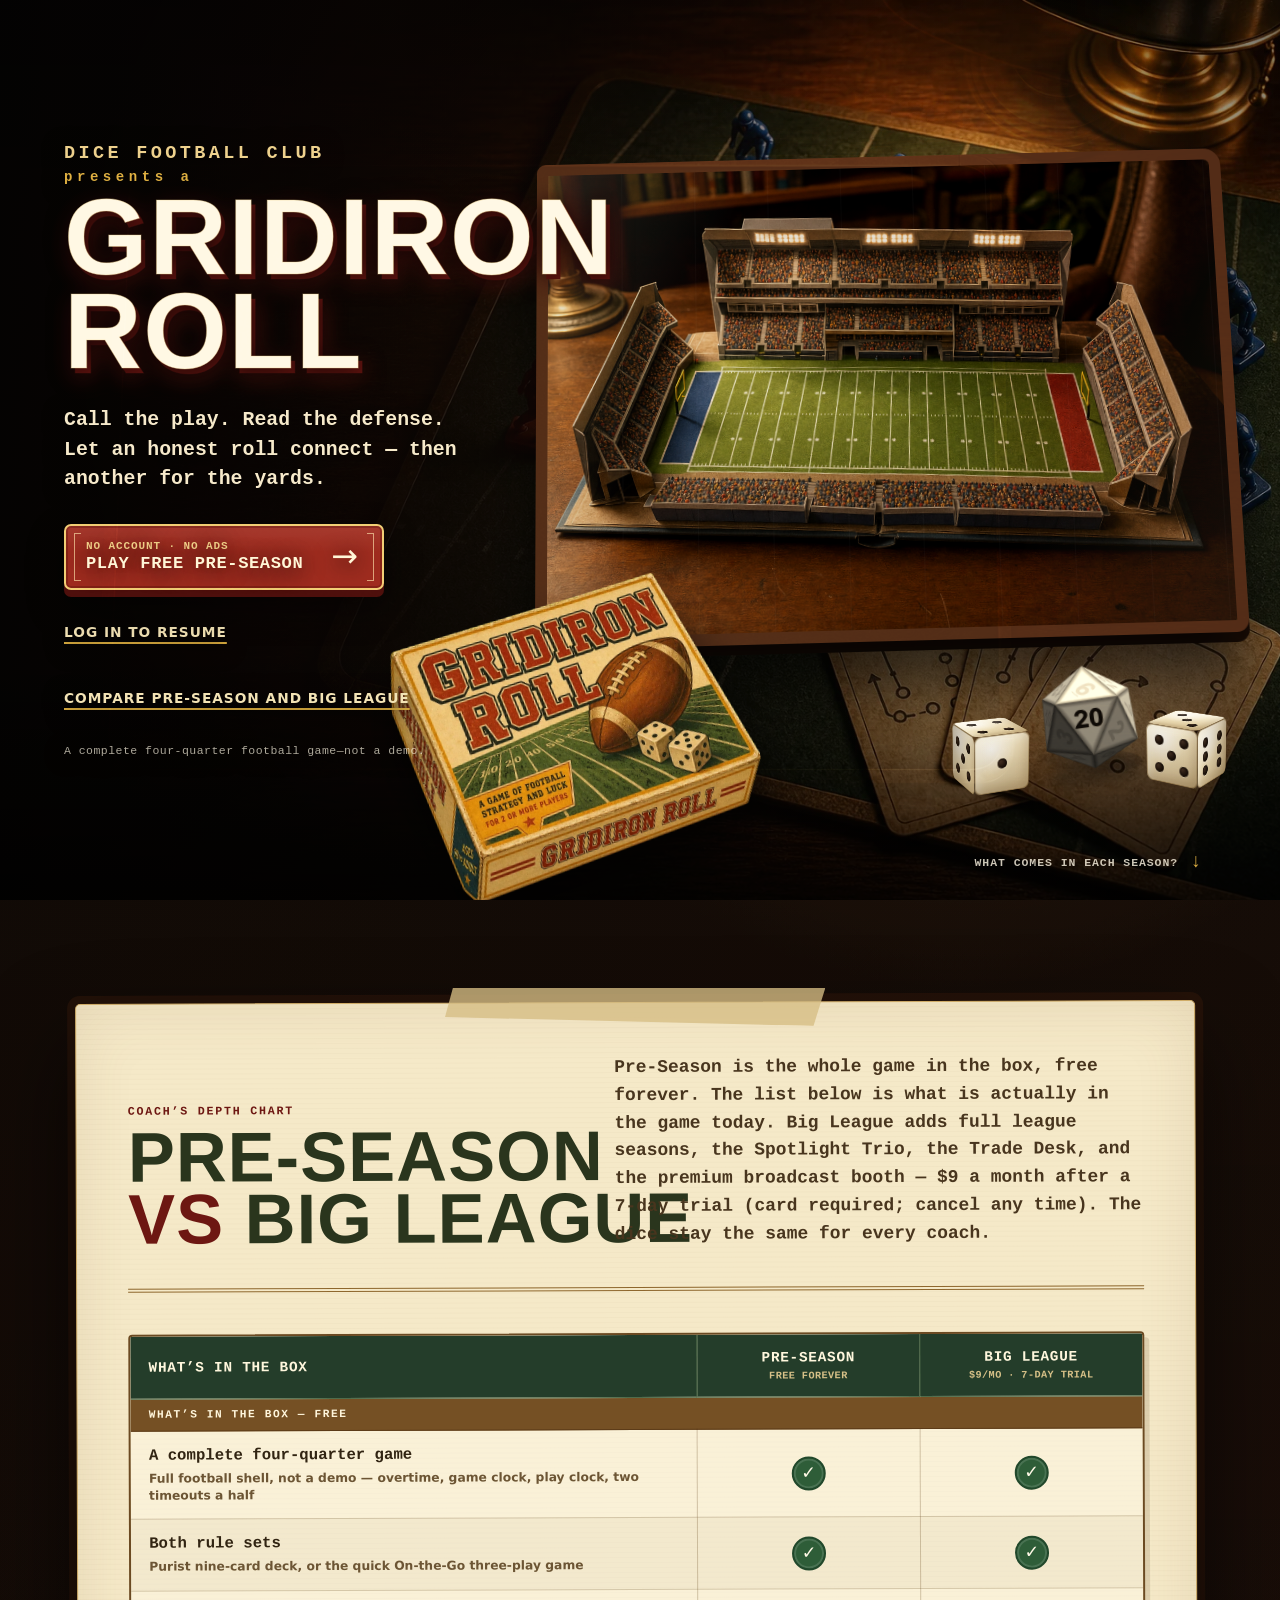
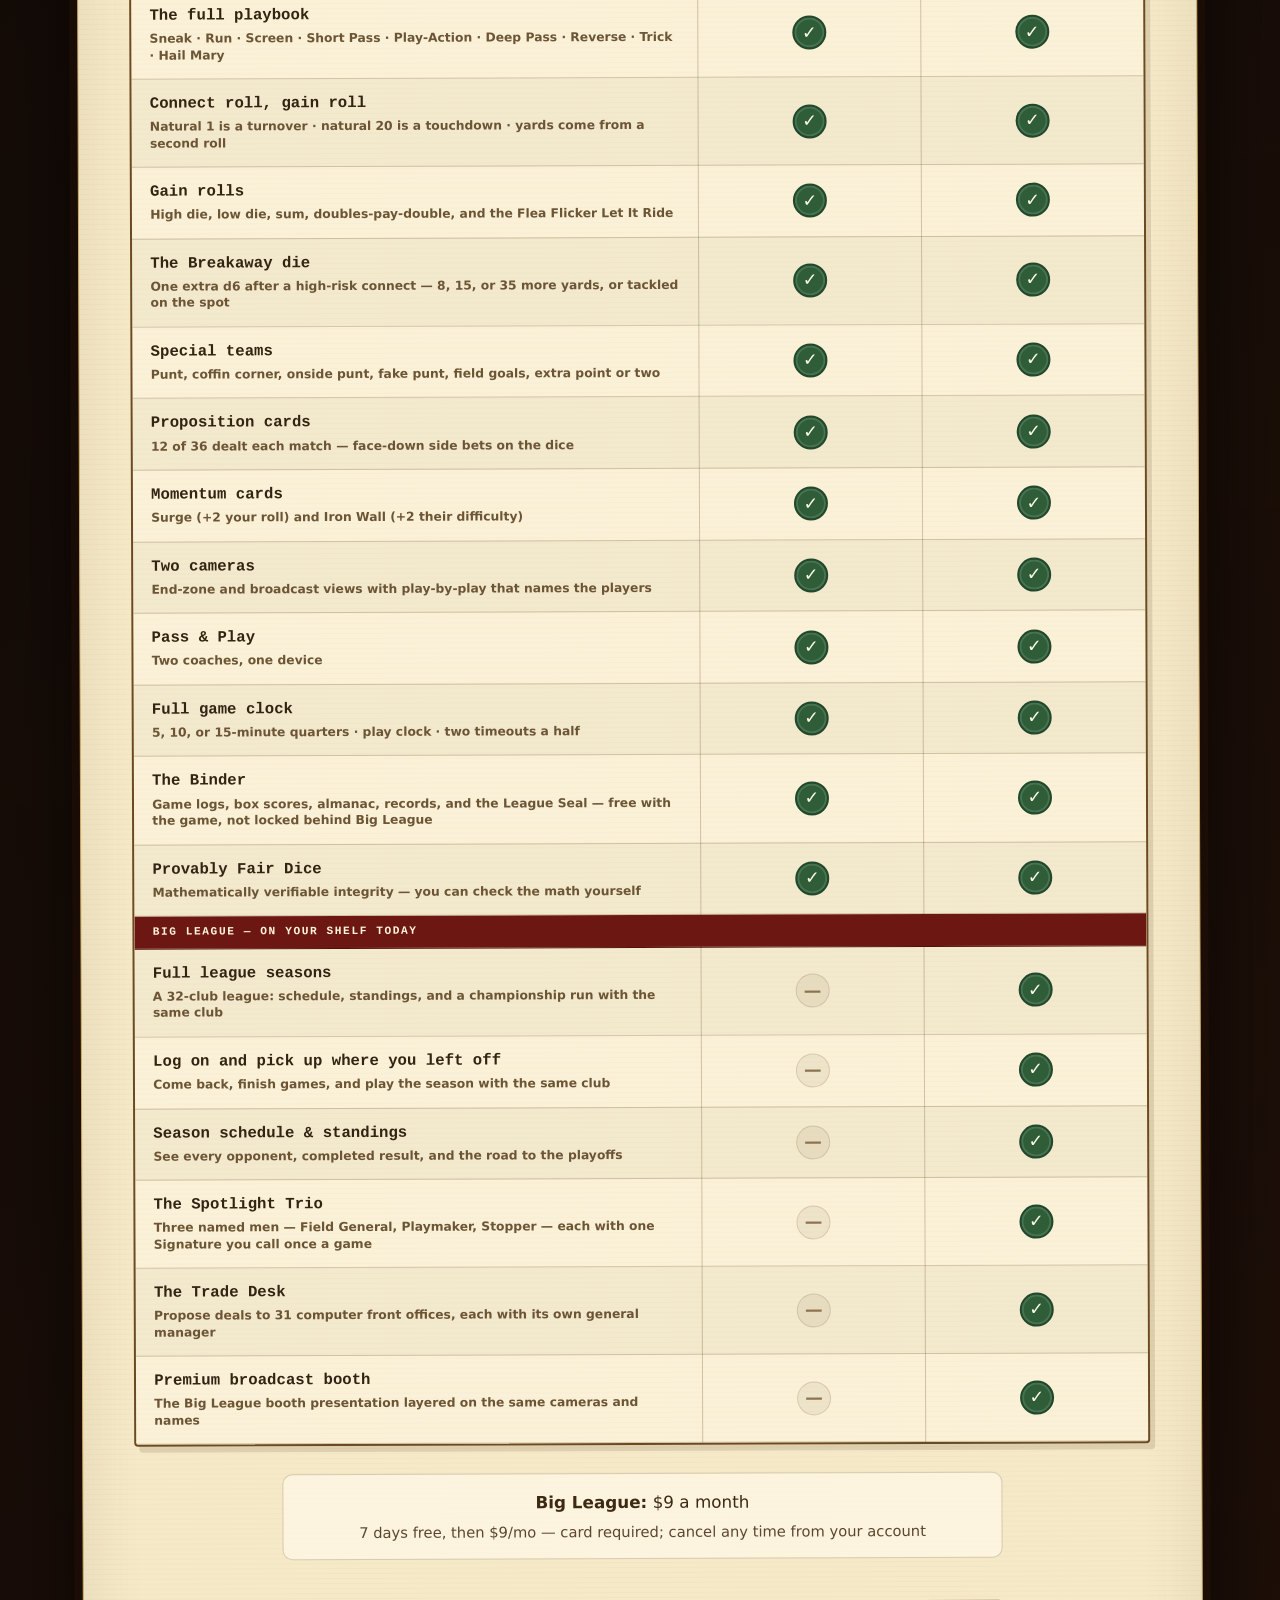
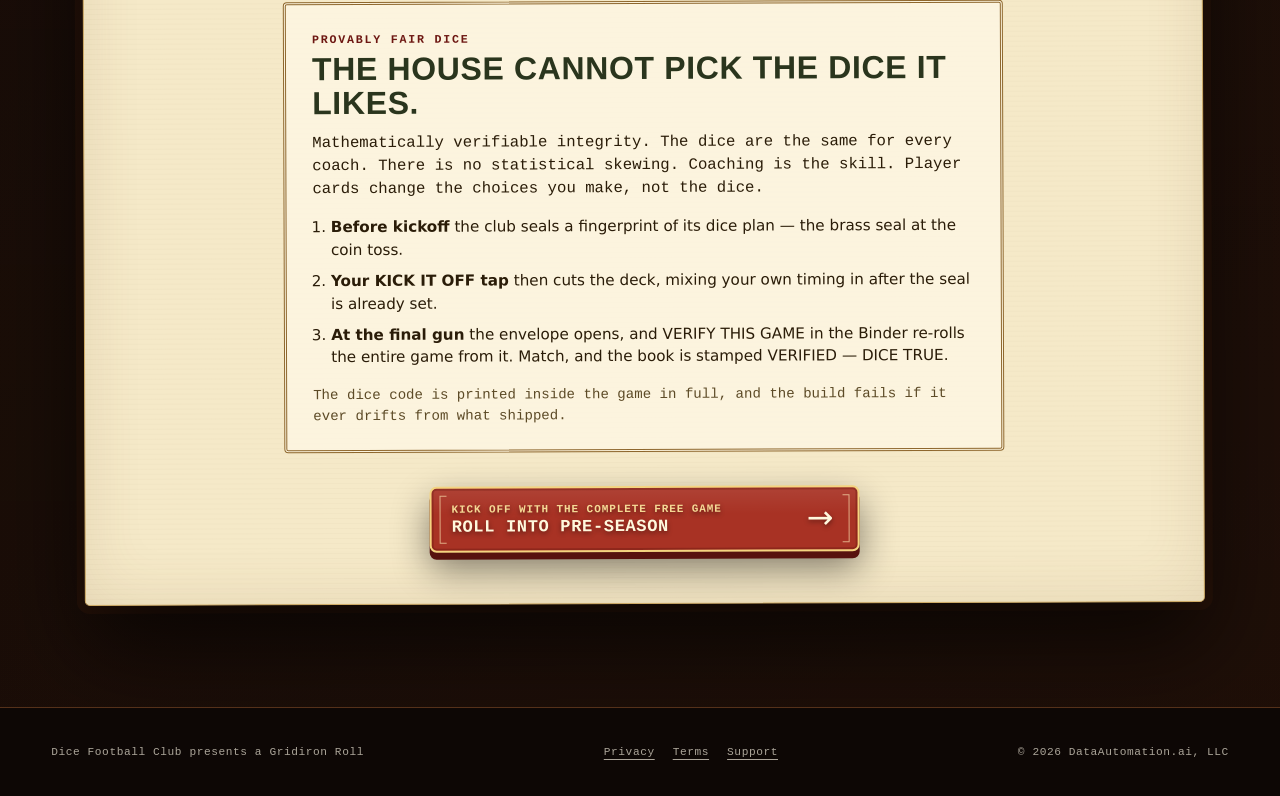
<file: index.html>
<!doctype html>
<html lang="en">
  <head>
    <meta charset="utf-8" />
    <meta name="viewport" content="width=device-width, initial-scale=1, viewport-fit=cover" />
    <meta name="theme-color" content="#160d08" />
    <meta
      name="description"
      content="Dice Football Club presents a Gridiron Roll — a card-and-dice American football game."
    />
    <meta property="og:type" content="website" />
    <meta property="og:site_name" content="Dice Football Club" />
    <meta property="og:title" content="Dice Football Club presents a Gridiron Roll" />
    <meta
      property="og:description"
      content="Call the play. Read the defense. Let an honest roll connect — then another for the yards."
    />
    <meta property="og:image" content="./assets/home-social-v1.jpg" />
    <title>Dice Football Club presents a Gridiron Roll</title>
    <link rel="icon" href="./assets/favicon.png" />
    <link rel="stylesheet" href="./styles.css?v=2318" />
    <script src="./launcher.js?v=2254" defer></script>
    <script>
      (function () {
        if (navigator.serviceWorker && navigator.serviceWorker.controller && !sessionStorage.getItem('dfc-sw-bust')) {
          sessionStorage.setItem('dfc-sw-bust', '1');
          Promise.resolve()
            .then(function () { return navigator.serviceWorker.getRegistrations(); })
            .then(function (rs) { return Promise.all(rs.map(function (r) { return r.unregister(); })); })
            .then(function () { return window.caches ? caches.keys() : []; })
            .then(function (keys) { return Promise.all(keys.map(function (k) { return caches.delete(k); })); })
            .then(function () { location.reload(); });
          return;
        }
        if ('serviceWorker' in navigator) {
          navigator.serviceWorker.getRegistrations().then(function (rs) {
            rs.forEach(function (r) { r.unregister(); });
          });
        }
        if (window.caches) {
          caches.keys().then(function (keys) {
            keys.forEach(function (k) { caches.delete(k); });
          });
        }
      })();
    </script>
  </head>
  <body>
    <a class="skip-link" href="#play-game">Skip to play</a>

    <main>
      <section class="hero" aria-labelledby="game-title">
        <div class="hero-copy">
          <h1 id="game-title" class="brand-lockup">
            <span class="club-name">Dice Football Club</span>
            <span class="presents">presents a</span>
            <span class="game-name">Gridiron Roll</span>
          </h1>

          <p class="hero-rule">
            Call the play. Read the defense.<br />
            Let an honest roll connect — then another for the yards.
          </p>

          <div class="hero-actions">
            <a
              id="play-game"
              class="launch-button"
              href="/play/?launch=preseason"
              data-launch-game
            >
              <span class="launch-button__small">No account · No ads</span>
              <span class="launch-button__main">Play free Pre-Season</span>
              <span class="launch-button__arrow" aria-hidden="true">→</span>
            </a>
            <a
              class="compare-link"
              href="/play/?login=1"
              data-launch-game
            >Log in to resume</a>
            <a class="compare-link" href="#seasons">Compare Pre-Season and Big League</a>
          </div>

          <p class="hero-footnote">A complete four-quarter football game—not a demo.</p>
        </div>

        <div class="tabletop-scene" aria-hidden="true">
          <div class="lamp-glow"></div>
          <div class="field-rig">
            <img
              class="cardboard-field"
              src="./assets/stadium-field.png"
              alt=""
              width="1280"
              height="853"
            />
            <div class="field-sheen"></div>
          </div>

          <img
            class="game-box"
            src="./assets/game-box.webp"
            alt=""
            width="632"
            height="504"
          />
        </div>

        <div class="hero-dice-dock">
          <div class="dice-tray" aria-hidden="true">
            <div class="die-seat die-seat--one">
              <span class="die-shadow"></span>
              <span class="die-hop">
                <span class="die die-one">
                  <span class="die-face face-front" data-value="1"><i class="cc"></i></span>
                  <span class="die-face face-right" data-value="2"><i class="tr"></i><i class="bl"></i></span>
                  <span class="die-face face-left" data-value="5"><i class="tl"></i><i class="tr"></i><i class="cc"></i><i class="bl"></i><i class="br"></i></span>
                  <span class="die-face face-back" data-value="6"><i class="tl"></i><i class="ml"></i><i class="bl"></i><i class="tr"></i><i class="mr"></i><i class="br"></i></span>
                  <span class="die-face face-bottom" data-value="3"><i class="tl"></i><i class="cc"></i><i class="br"></i></span>
                  <span class="die-face face-top" data-value="4"><i class="tl"></i><i class="tr"></i><i class="bl"></i><i class="br"></i></span>
                </span>
              </span>
            </div>
            <div class="die-seat die-seat--d20">
              <span class="die-shadow"></span>
              <span class="die-hop">
                <img
                  class="die-d20"
                  src="./assets/d20-face-20.png"
                  alt=""
                  width="384"
                  height="384"
                />
              </span>
            </div>
            <div class="die-seat die-seat--two">
              <span class="die-shadow"></span>
              <span class="die-hop">
                <span class="die die-two">
                  <span class="die-face face-front" data-value="5"><i class="tl"></i><i class="tr"></i><i class="cc"></i><i class="bl"></i><i class="br"></i></span>
                  <span class="die-face face-right" data-value="6"><i class="tl"></i><i class="ml"></i><i class="bl"></i><i class="tr"></i><i class="mr"></i><i class="br"></i></span>
                  <span class="die-face face-left" data-value="1"><i class="cc"></i></span>
                  <span class="die-face face-back" data-value="2"><i class="tr"></i><i class="bl"></i></span>
                  <span class="die-face face-bottom" data-value="4"><i class="tl"></i><i class="tr"></i><i class="bl"></i><i class="br"></i></span>
                  <span class="die-face face-top" data-value="3"><i class="tl"></i><i class="cc"></i><i class="br"></i></span>
                </span>
              </span>
            </div>
          </div>

          <a class="season-ticket" href="#seasons">
            <span>What comes in each season?</span>
            <span aria-hidden="true">↓</span>
          </a>
        </div>

        <p class="launch-status" role="status" aria-live="polite"></p>
      </section>

      <section id="seasons" class="season-section" aria-labelledby="season-title">
        <div class="playbook-sheet">
          <header class="season-heading">
            <div>
              <p class="section-kicker">Coach’s depth chart</p>
              <h2 id="season-title">
                <span>Pre-Season</span>
                <span class="season-second-line">
                  <span class="season-vs">vs</span>
                  <span class="season-pro">Big League</span>
                </span>
              </h2>
            </div>
            <p>
              Pre-Season is the whole game in the box, free forever. The list below is
              what is actually in the game today. Big League adds full league seasons,
              the Spotlight Trio, the Trade Desk, and the premium broadcast booth —
              $9 a month after a 7-day trial (card required; cancel any time). The dice stay the same for every coach.
            </p>
          </header>

          <div class="chart-frame">
            <table class="season-chart">
              <caption class="visually-hidden">
                Features included in free Pre-Season and paid Big League
              </caption>
              <thead>
                <tr>
                  <th scope="col">What’s in the box</th>
                  <th scope="col">
                    <span>Pre-Season</span>
                    <small>Free forever</small>
                  </th>
                  <th scope="col">
                    <span>Big League</span>
                    <small>$9/mo · 7-day trial</small>
                  </th>
                </tr>
              </thead>
              <tbody>
                <tr class="chart-band">
                  <th colspan="3" scope="rowgroup">What’s in the box — free</th>
                </tr>
                <tr>
                  <th scope="row">
                    A complete four-quarter game
                    <small>Full football shell, not a demo — overtime, game clock, play clock, two timeouts a half</small>
                  </th>
                  <td data-label="Pre-Season"><span class="included"><b aria-hidden="true">✓</b><span class="visually-hidden">Included</span></span></td>
                  <td data-label="Big League"><span class="included"><b aria-hidden="true">✓</b><span class="visually-hidden">Included</span></span></td>
                </tr>

                <tr>
                  <th scope="row">
                    Both rule sets
                    <small>Purist nine-card deck, or the quick On-the-Go three-play game</small>
                  </th>
                  <td data-label="Pre-Season"><span class="included"><b aria-hidden="true">✓</b><span class="visually-hidden">Included</span></span></td>
                  <td data-label="Big League"><span class="included"><b aria-hidden="true">✓</b><span class="visually-hidden">Included</span></span></td>
                </tr>

                <tr>
                  <th scope="row">
                    The full playbook
                    <small>Sneak · Run · Screen · Short Pass · Play-Action · Deep Pass · Reverse · Trick · Hail Mary</small>
                  </th>
                  <td data-label="Pre-Season"><span class="included"><b aria-hidden="true">✓</b><span class="visually-hidden">Included</span></span></td>
                  <td data-label="Big League"><span class="included"><b aria-hidden="true">✓</b><span class="visually-hidden">Included</span></span></td>
                </tr>

                <tr>
                  <th scope="row">
                    Connect roll, gain roll
                    <small>Natural 1 is a turnover · natural 20 is a touchdown · yards come from a second roll</small>
                  </th>
                  <td data-label="Pre-Season"><span class="included"><b aria-hidden="true">✓</b><span class="visually-hidden">Included</span></span></td>
                  <td data-label="Big League"><span class="included"><b aria-hidden="true">✓</b><span class="visually-hidden">Included</span></span></td>
                </tr>

                <tr>
                  <th scope="row">
                    Gain rolls
                    <small>High die, low die, sum, doubles-pay-double, and the Flea Flicker Let It Ride</small>
                  </th>
                  <td data-label="Pre-Season"><span class="included"><b aria-hidden="true">✓</b><span class="visually-hidden">Included</span></span></td>
                  <td data-label="Big League"><span class="included"><b aria-hidden="true">✓</b><span class="visually-hidden">Included</span></span></td>
                </tr>

                <tr>
                  <th scope="row">
                    The Breakaway die
                    <small>One extra d6 after a high-risk connect — 8, 15, or 35 more yards, or tackled on the spot</small>
                  </th>
                  <td data-label="Pre-Season"><span class="included"><b aria-hidden="true">✓</b><span class="visually-hidden">Included</span></span></td>
                  <td data-label="Big League"><span class="included"><b aria-hidden="true">✓</b><span class="visually-hidden">Included</span></span></td>
                </tr>

                <tr>
                  <th scope="row">
                    Special teams
                    <small>Punt, coffin corner, onside punt, fake punt, field goals, extra point or two</small>
                  </th>
                  <td data-label="Pre-Season"><span class="included"><b aria-hidden="true">✓</b><span class="visually-hidden">Included</span></span></td>
                  <td data-label="Big League"><span class="included"><b aria-hidden="true">✓</b><span class="visually-hidden">Included</span></span></td>
                </tr>

                <tr>
                  <th scope="row">
                    Proposition cards
                    <small>12 of 36 dealt each match — face-down side bets on the dice</small>
                  </th>
                  <td data-label="Pre-Season"><span class="included"><b aria-hidden="true">✓</b><span class="visually-hidden">Included</span></span></td>
                  <td data-label="Big League"><span class="included"><b aria-hidden="true">✓</b><span class="visually-hidden">Included</span></span></td>
                </tr>

                <tr>
                  <th scope="row">
                    Momentum cards
                    <small>Surge (+2 your roll) and Iron Wall (+2 their difficulty)</small>
                  </th>
                  <td data-label="Pre-Season"><span class="included"><b aria-hidden="true">✓</b><span class="visually-hidden">Included</span></span></td>
                  <td data-label="Big League"><span class="included"><b aria-hidden="true">✓</b><span class="visually-hidden">Included</span></span></td>
                </tr>

                <tr>
                  <th scope="row">
                    Two cameras
                    <small>End-zone and broadcast views with play-by-play that names the players</small>
                  </th>
                  <td data-label="Pre-Season"><span class="included"><b aria-hidden="true">✓</b><span class="visually-hidden">Included</span></span></td>
                  <td data-label="Big League"><span class="included"><b aria-hidden="true">✓</b><span class="visually-hidden">Included</span></span></td>
                </tr>

                <tr>
                  <th scope="row">
                    Pass &amp; Play
                    <small>Two coaches, one device</small>
                  </th>
                  <td data-label="Pre-Season"><span class="included"><b aria-hidden="true">✓</b><span class="visually-hidden">Included</span></span></td>
                  <td data-label="Big League"><span class="included"><b aria-hidden="true">✓</b><span class="visually-hidden">Included</span></span></td>
                </tr>

                <tr>
                  <th scope="row">
                    Full game clock
                    <small>5, 10, or 15-minute quarters · play clock · two timeouts a half</small>
                  </th>
                  <td data-label="Pre-Season"><span class="included"><b aria-hidden="true">✓</b><span class="visually-hidden">Included</span></span></td>
                  <td data-label="Big League"><span class="included"><b aria-hidden="true">✓</b><span class="visually-hidden">Included</span></span></td>
                </tr>

                <tr>
                  <th scope="row">
                    The Binder
                    <small>Game logs, box scores, almanac, records, and the League Seal — free with the game, not locked behind Big League</small>
                  </th>
                  <td data-label="Pre-Season"><span class="included"><b aria-hidden="true">✓</b><span class="visually-hidden">Free with the game</span></span></td>
                  <td data-label="Big League"><span class="included"><b aria-hidden="true">✓</b><span class="visually-hidden">Free with the game</span></span></td>
                </tr>

                <tr>
                  <th scope="row">
                    Provably Fair Dice
                    <small>Mathematically verifiable integrity — you can check the math yourself</small>
                  </th>
                  <td data-label="Pre-Season"><span class="included"><b aria-hidden="true">✓</b><span class="visually-hidden">Included</span></span></td>
                  <td data-label="Big League"><span class="included"><b aria-hidden="true">✓</b><span class="visually-hidden">Included</span></span></td>
                </tr>

                <tr class="chart-band chart-band--pro">
                  <th colspan="3" scope="rowgroup">Big League — on your shelf today</th>
                </tr>
                <tr>
                  <th scope="row">
                    Full league seasons
                    <small>A 32-club league: schedule, standings, and a championship run with the same club</small>
                  </th>
                  <td data-label="Pre-Season"><span class="not-included"><b aria-hidden="true">—</b><span class="visually-hidden">Not in Pre-Season</span></span></td>
                  <td data-label="Big League"><span class="included"><b aria-hidden="true">✓</b><span class="visually-hidden">Included</span></span></td>
                </tr>

                <tr>
                  <th scope="row">
                    Log on and pick up where you left off
                    <small>Come back, finish games, and play the season with the same club</small>
                  </th>
                  <td data-label="Pre-Season"><span class="not-included"><b aria-hidden="true">—</b><span class="visually-hidden">Not in Pre-Season</span></span></td>
                  <td data-label="Big League"><span class="included"><b aria-hidden="true">✓</b><span class="visually-hidden">Included</span></span></td>
                </tr>

                <tr>
                  <th scope="row">
                    Season schedule &amp; standings
                    <small>See every opponent, completed result, and the road to the playoffs</small>
                  </th>
                  <td data-label="Pre-Season"><span class="not-included"><b aria-hidden="true">—</b><span class="visually-hidden">Not in Pre-Season</span></span></td>
                  <td data-label="Big League"><span class="included"><b aria-hidden="true">✓</b><span class="visually-hidden">Included</span></span></td>
                </tr>

                <tr>
                  <th scope="row">
                    The Spotlight Trio
                    <small>Three named men — Field General, Playmaker, Stopper — each with one Signature you call once a game</small>
                  </th>
                  <td data-label="Pre-Season"><span class="not-included"><b aria-hidden="true">—</b><span class="visually-hidden">Not in Pre-Season</span></span></td>
                  <td data-label="Big League"><span class="included"><b aria-hidden="true">✓</b><span class="visually-hidden">Included</span></span></td>
                </tr>

                <tr>
                  <th scope="row">
                    The Trade Desk
                    <small>Propose deals to 31 computer front offices, each with its own general manager</small>
                  </th>
                  <td data-label="Pre-Season"><span class="not-included"><b aria-hidden="true">—</b><span class="visually-hidden">Not in Pre-Season</span></span></td>
                  <td data-label="Big League"><span class="included"><b aria-hidden="true">✓</b><span class="visually-hidden">Included</span></span></td>
                </tr>

                <tr>
                  <th scope="row">
                    Premium broadcast booth
                    <small>The Big League booth presentation layered on the same cameras and names</small>
                  </th>
                  <td data-label="Pre-Season"><span class="not-included"><b aria-hidden="true">—</b><span class="visually-hidden">Not in Pre-Season</span></span></td>
                  <td data-label="Big League"><span class="included"><b aria-hidden="true">✓</b><span class="visually-hidden">Included</span></span></td>
                </tr>


              </tbody>
            </table>
          </div>

          <p class="season-price">
            <strong>Big League:</strong> $9 a month
            <small>7 days free, then $9/mo — card required; cancel any time from your account</small>
          </p>

          <article class="fair-play" id="fair-dice" aria-labelledby="fair-title">
            <p class="section-kicker">Provably Fair Dice</p>
            <h2 id="fair-title">The house cannot pick the dice it likes.</h2>
            <p class="fair-play__lead">
              Mathematically verifiable integrity. The dice are the same for every
              coach. There is no statistical skewing. Coaching is the skill. Player cards
              change the choices you make, not the dice.
            </p>
            <ol class="fair-play__steps">
              <li><strong>Before kickoff</strong> the club seals a fingerprint of its dice plan — the brass seal at the coin toss.</li>
              <li><strong>Your KICK IT OFF tap</strong> then cuts the deck, mixing your own timing in after the seal is already set.</li>
              <li><strong>At the final gun</strong> the envelope opens, and VERIFY THIS GAME in the Binder re-rolls the entire game from it. Match, and the book is stamped VERIFIED — DICE TRUE.</li>
            </ol>
            <p class="fair-play__foot">
              The dice code is printed inside the game in full, and the build fails if it ever drifts from what shipped.
            </p>
          </article>

          <a class="launch-button launch-button--final" href="/play/?launch=preseason" data-launch-game>
            <span class="launch-button__small">Kick off with the complete free game</span>
            <span class="launch-button__main">Roll into Pre-Season</span>
            <span class="launch-button__arrow" aria-hidden="true">→</span>
          </a>
        </div>
      </section>
    </main>

    <footer class="site-footer">
      <p>Dice Football Club presents a Gridiron Roll</p>
      <nav aria-label="Legal and support">
        <a href='/privacy'>Privacy</a>
        <a href='/terms'>Terms</a>
        <a href='/support'>Support</a>
      </nav>
      <p>© <span data-current-year>2026</span> DataAutomation.ai, LLC</p>
    </footer>

    <noscript>
      <p class="noscript-note">
        Animation is unavailable, but the game is ready.
        <a href="/play/?launch=preseason">Play Gridiron Roll</a>.
      </p>
    </noscript>
  </body>
</html>
</file>
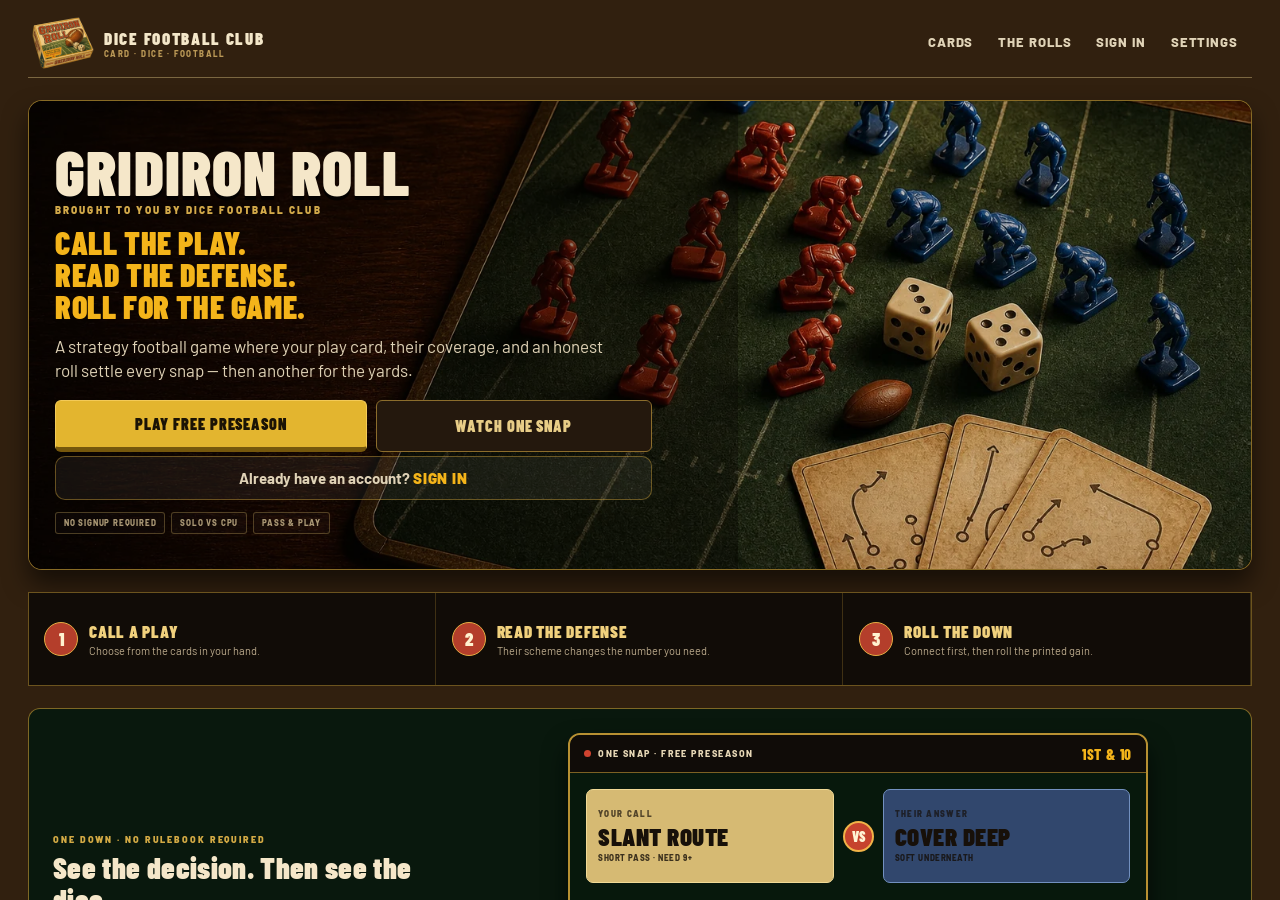
<file: play/index.html>
<!DOCTYPE html>
<html lang="en">
  <head>
    <meta charset="utf-8" />
    <meta httpEquiv="X-UA-Compatible" content="IE=edge" />
    <meta name="viewport" content="width=device-width, initial-scale=1, shrink-to-fit=no" />
    <title>Dice Football Club</title>
    <!-- The `react-native-web` recommended style reset: https://necolas.github.io/react-native-web/docs/setup/#root-element -->
    <style id="expo-reset">
      /* These styles make the body full-height */
      html,
      body {
        height: 100%;
      }
      /* These styles disable body scrolling if you are using <ScrollView> */
      body {
        overflow: hidden;
      }
      /* These styles make the root element full-height */
      #root {
        display: flex;
        height: 100%;
        flex: 1;
      }
    </style>
  <meta name="theme-color" content="#31200f">
<meta name="description" content="Call the play, read the defense, and let two dice settle every snap in a strategic American football game.">
<link rel="icon" href="/favicon.ico"/><!-- dfc-production-meta -->
<link rel="canonical" href="https://dicefootball.club/" />
<meta property="og:type" content="website" />
<meta property="og:site_name" content="Dice Football Club" />
<meta property="og:title" content="Dice Football Club — Gridiron Roll" />
<meta property="og:description" content="Call the play. Read the defense. Roll for the game." />
<meta property="og:url" content="https://dicefootball.club/" />
<meta property="og:image" content="https://dicefootball.club/home-social-v1.jpg" />
<meta property="og:image:width" content="1200" />
<meta property="og:image:height" content="630" />
<meta property="og:image:alt" content="A tabletop football field with red and blue figures, play cards, a football, and two dice" />
<meta name="twitter:card" content="summary_large_image" />
<meta name="twitter:title" content="Dice Football Club — Gridiron Roll" />
<meta name="twitter:description" content="Call the play. Read the defense. Roll for the game." />
<meta name="twitter:image" content="https://dicefootball.club/home-social-v1.jpg" />
<link rel="manifest" href="/play/manifest.json"/><link rel="apple-touch-icon" href="/icons/apple-touch-icon.png"/><meta name="apple-mobile-web-app-capable" content="yes"/><meta name="mobile-web-app-capable" content="yes"/><meta name="apple-mobile-web-app-title" content="Dice Football"/></head>

  <body>
    <!-- Use static rendering with Expo Router to support running without JavaScript. -->
    <noscript>
      You need to enable JavaScript to run this app.
    </noscript>
    <!-- The root element for your Expo app. -->
    <div id="root"></div>
  <script src="/_expo/static/js/web/index-1d8be37aba424f358a8f01ef2816bf9d.js" defer></script>
<!-- gr-boot-fallback -->
<script>
(function () {
  var TIMEOUT = 12000;
  function bootFailed() {
    var root = document.getElementById('root');
    if (!root || root.children.length > 0) return; // app mounted — all good
    root.innerHTML =
      '<div style="min-height:100vh;display:flex;align-items:center;justify-content:center;' +
      'background:#2a1c10;padding:24px;font-family:Georgia,\'Times New Roman\',serif;">' +
      '<div style="max-width:420px;background:#f2e8d4;border:1px solid #b49b6e;border-radius:8px;' +
      'padding:28px 24px;text-align:center;box-shadow:0 12px 40px rgba(0,0,0,.5);">' +
      '<div style="font-size:12px;letter-spacing:2px;font-weight:700;color:#8a6a10;">DICE FOOTBALL CLUB</div>' +
      '<div style="font-size:22px;font-weight:800;color:#241a04;margin-top:6px;">Couldn&rsquo;t reach the stadium</div>' +
      '<div style="font-size:15px;line-height:1.5;color:#4a3a1c;margin-top:10px;">The connection dropped before the ' +
      'game finished loading. It usually comes right back &mdash; give it another try.</div>' +
      '<button onclick="location.reload()" style="margin-top:18px;min-height:48px;padding:10px 28px;' +
      'font-size:16px;font-weight:800;letter-spacing:1px;color:#1a1204;background:#c9a227;' +
      'border:2px solid #8a6a10;border-radius:8px;cursor:pointer;">TRY AGAIN</button>' +
      '</div></div>';
  }
  window.addEventListener('load', function () { setTimeout(bootFailed, 2000); });
  setTimeout(bootFailed, TIMEOUT); // load may never fire if the bundle hangs
})();
</script>
</body>
</html>
</file>
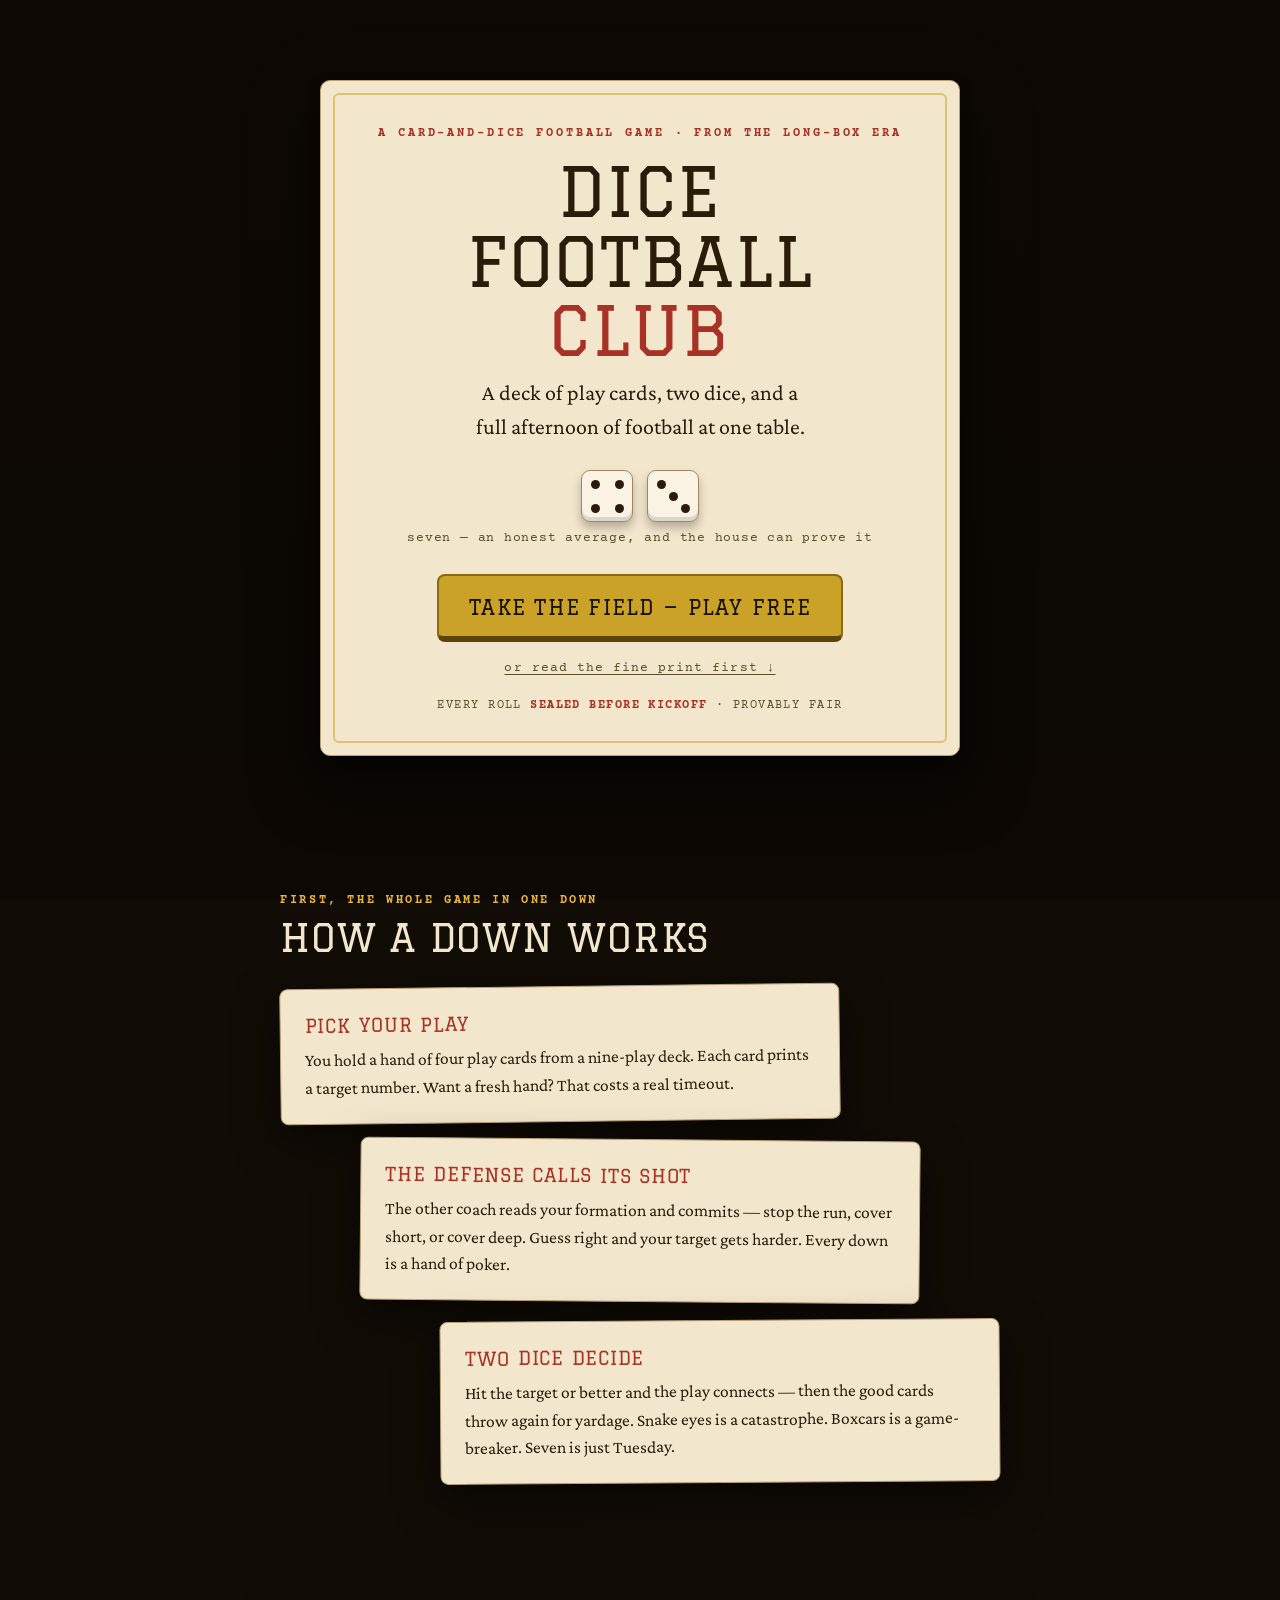
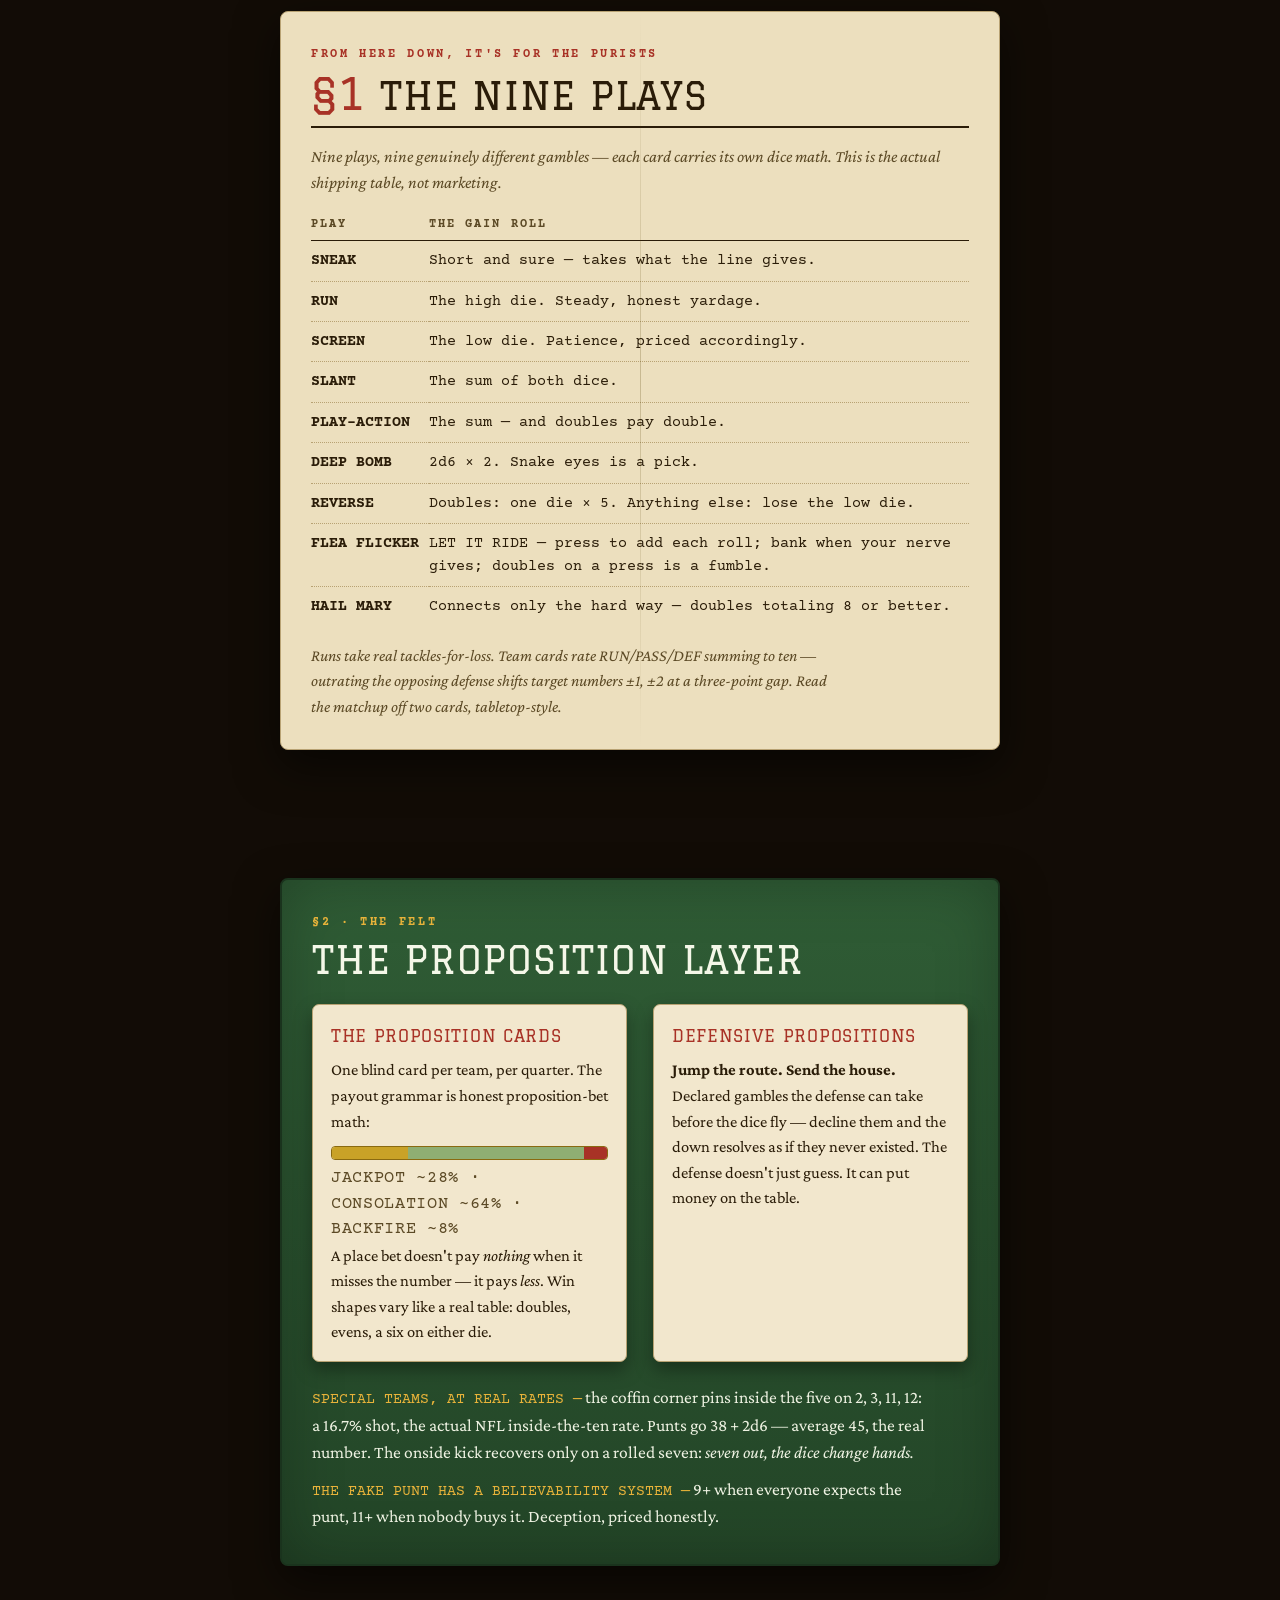
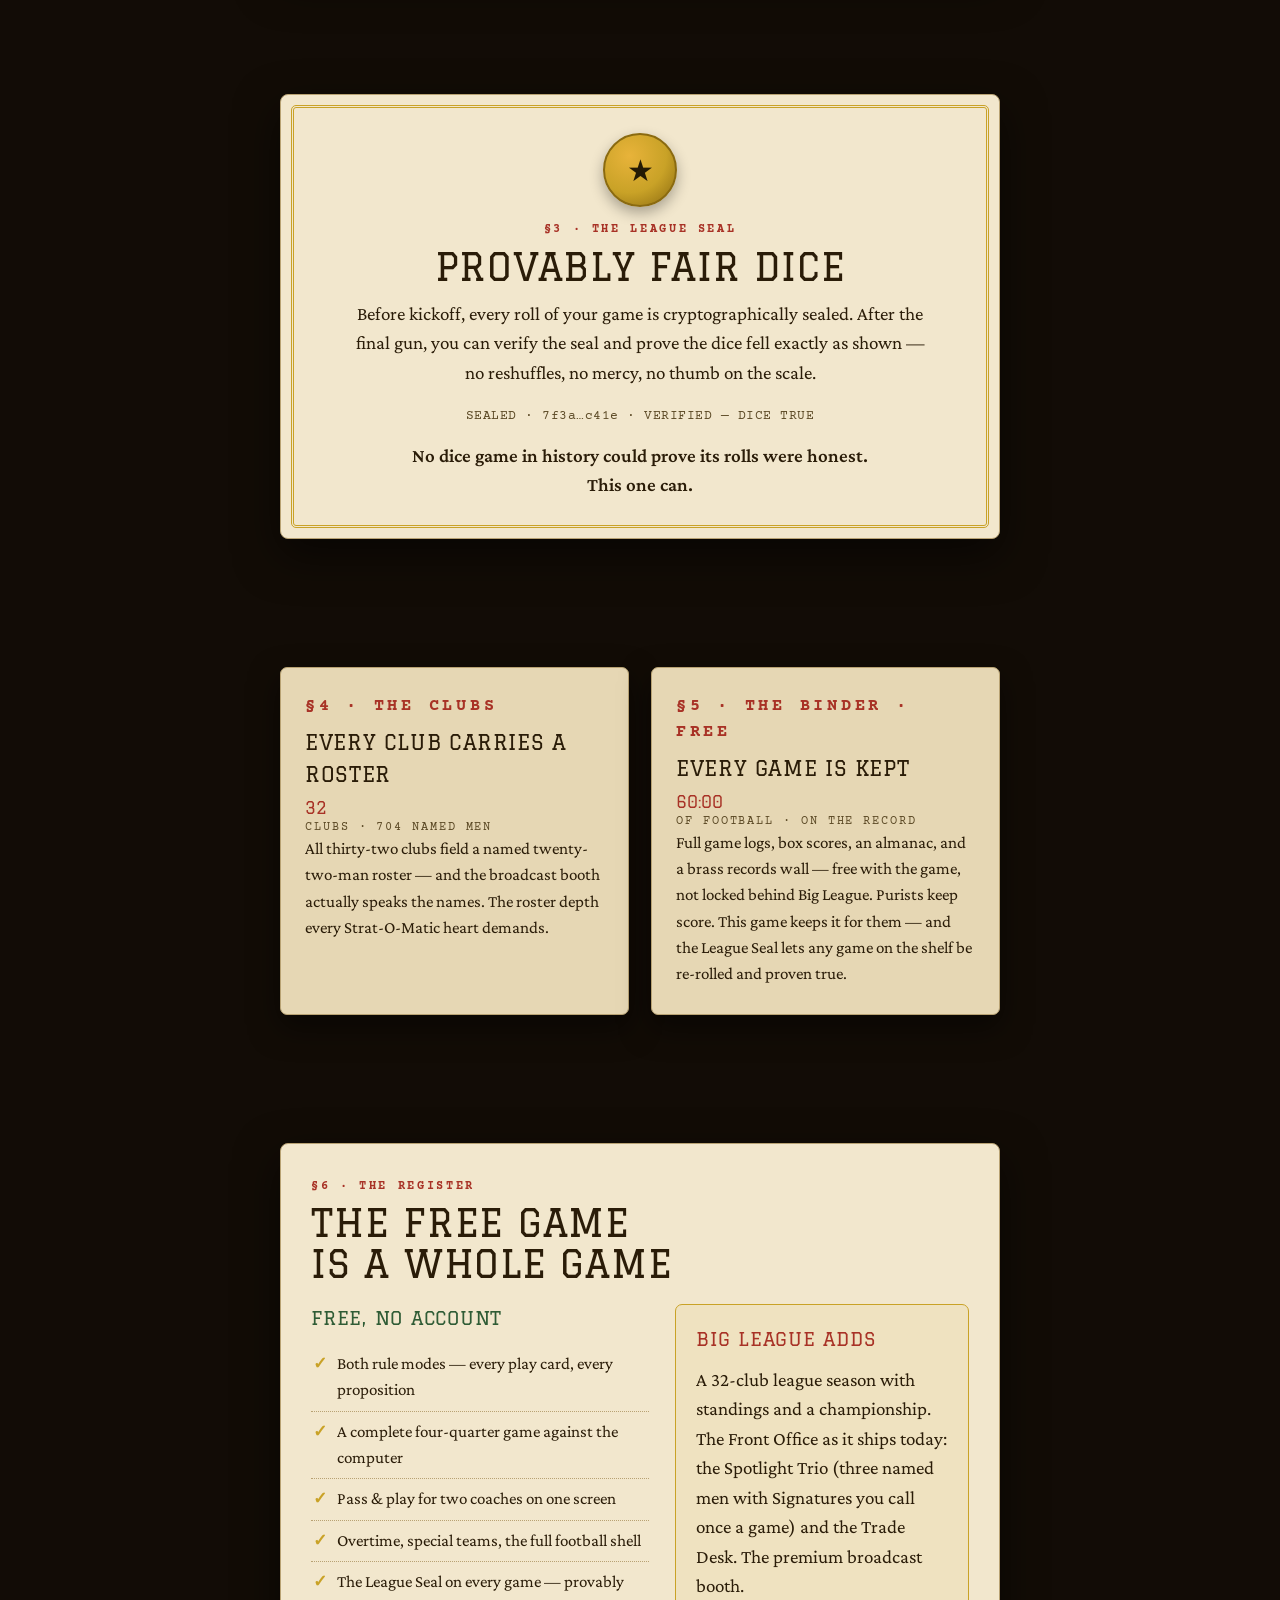
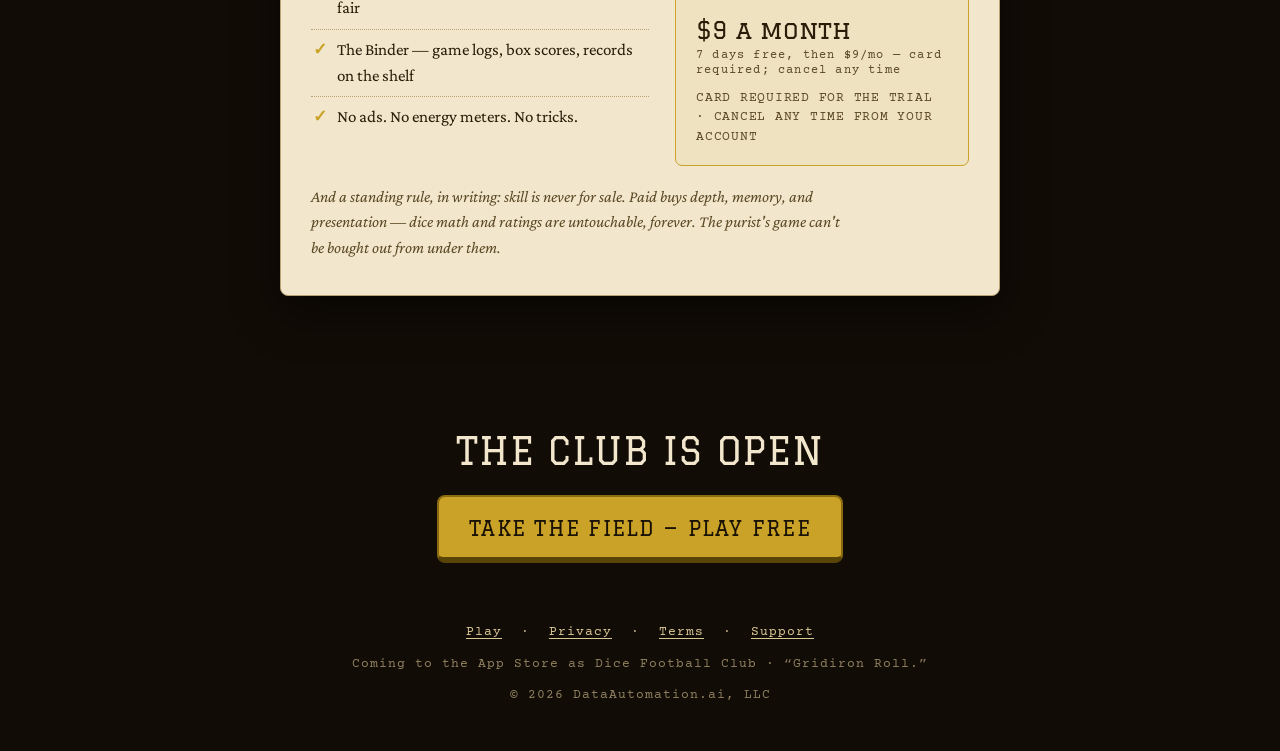
<file: club.html>
<!DOCTYPE html>
<html lang="en">
<head>
<meta charset="utf-8">
<meta name="viewport" content="width=device-width, initial-scale=1">
<title>Dice Football Club — a card-and-dice football game with provably fair dice</title>
<meta name="description" content="A full afternoon of football at one table: nine plays, two dice, real 2d6 odds, proposition cards, 32 clubs with named rosters — and every roll provably fair. Play free.">
<meta property="og:title" content="Dice Football Club — the club is open">
<meta property="og:description" content="Vintage card-and-dice football with provably fair dice. Nine plays, real odds, named rosters. Play free at dicefootball.club.">
<meta property="og:type" content="website">
<meta property="og:url" content="https://dicefootball.club/club">
<link rel="icon" href="/icons/icon-192.png">
<link rel="preconnect" href="https://fonts.googleapis.com">
<link rel="preconnect" href="https://fonts.gstatic.com" crossorigin>
<link href="https://fonts.googleapis.com/css2?family=Graduate&family=Crimson+Pro:ital,wght@0,400;0,600;1,400&family=Courier+Prime:wght@400;700&display=swap" rel="stylesheet">
<style>
  :root{
    --walnut:#120c06; --walnut-lift:#1d130a;
    --cream:#f2e7cd; --cream-dim:#e6d7b4; --paper:#ecdfbe;
    --ink:#2a1c08; --ink-soft:#5c4a26;
    --brass:#c9a227; --brass-hi:#e8b33a; --brass-shadow:#5a4508;
    --red:#a83226; --felt:#2f5c35; --felt-dark:#234527;
  }
  *{margin:0;padding:0;box-sizing:border-box}
  html{scroll-behavior:smooth}
  @media (prefers-reduced-motion: reduce){ html{scroll-behavior:auto} }
  body{
    background-color:var(--walnut);
    background-image:linear-gradient(rgba(10,6,2,.55),rgba(10,6,2,.72)),url("https://dicefootball-assets.netlify.app/art/table-bg.webp");
    background-size:cover; background-attachment:fixed; background-position:center;
    color:var(--cream);
    font-family:"Crimson Pro",Georgia,serif;
    font-size:19px; line-height:1.55;
    -webkit-font-smoothing:antialiased;
  }
  a{color:var(--brass-hi)}
  :focus{outline:none}
  :focus-visible{outline:3px solid var(--brass-hi);outline-offset:3px;border-radius:2px}
  img{max-width:100%}

  .wrap{max-width:760px;margin:0 auto;padding:0 20px}

  /* ---------- HERO: the box lid ---------- */
  .hero{min-height:92vh;display:flex;align-items:center;justify-content:center;padding:48px 16px 40px}
  .lid{
    background:var(--cream); color:var(--ink);
    border:1px solid #b8a273; border-radius:10px;
    box-shadow:0 24px 64px rgba(0,0,0,.6), 0 4px 12px rgba(0,0,0,.4);
    max-width:640px; width:100%;
    padding:44px 36px 40px; text-align:center;
    position:relative;
  }
  .lid::before{ /* printed border, like a box lid rule */
    content:""; position:absolute; inset:12px;
    border:2px solid var(--brass); border-radius:6px; pointer-events:none; opacity:.55;
  }
  .eyebrow{
    font-family:"Courier Prime",monospace; font-size:12px; font-weight:700;
    letter-spacing:.24em; text-transform:uppercase; color:var(--red);
  }
  h1{
    font-family:"Graduate",serif; font-weight:400;
    font-size:clamp(40px,9vw,68px); line-height:1.02;
    letter-spacing:.02em; color:var(--ink); margin:14px 0 6px;
    text-wrap:balance;
  }
  h1 .club{color:var(--red)}
  .premise{
    font-size:clamp(19px,2.6vw,22px); color:var(--ink);
    max-width:44ch; margin:10px auto 0; text-wrap:balance;
  }
  .dice-row{display:flex;gap:14px;justify-content:center;align-items:center;margin:26px 0 6px}
  .die{
    width:52px;height:52px;background:#faf3e3;border:1px solid #9c8a5e;border-radius:9px;
    box-shadow:inset 0 -4px 0 rgba(0,0,0,.12), 0 6px 10px rgba(0,0,0,.25);
    display:grid;grid-template-columns:repeat(3,1fr);grid-template-rows:repeat(3,1fr);
    padding:7px;
  }
  .pip{width:9px;height:9px;border-radius:50%;background:var(--ink);place-self:center;visibility:hidden}
  .die[data-face="4"] .pip:nth-child(1),.die[data-face="4"] .pip:nth-child(3),
  .die[data-face="4"] .pip:nth-child(7),.die[data-face="4"] .pip:nth-child(9){visibility:visible}
  .die[data-face="3"] .pip:nth-child(1),.die[data-face="3"] .pip:nth-child(5),
  .die[data-face="3"] .pip:nth-child(9){visibility:visible}
  @media (prefers-reduced-motion: no-preference){
    .die{animation:settle .7s cubic-bezier(.2,1.6,.4,1) both}
    .die+.die{animation-delay:.12s}
    @keyframes settle{from{transform:translateY(-26px) rotate(-14deg);opacity:0}to{transform:none;opacity:1}}
  }
  .dice-note{font-family:"Courier Prime",monospace;font-size:13px;color:var(--ink-soft);letter-spacing:.06em}
  .cta{
    display:inline-block; margin-top:26px;
    font-family:"Graduate",serif; font-size:21px; letter-spacing:.06em;
    color:#1a1204; text-decoration:none;
    background:var(--brass); border:2px solid #8a6a10; border-bottom:6px solid var(--brass-shadow);
    border-radius:8px; padding:15px 30px 13px;
  }
  .cta:hover{background:var(--brass-hi)}
  .cta:active{transform:translateY(3px);border-bottom-width:3px}
  .fineprint-link{
    display:block;margin-top:16px;font-family:"Courier Prime",monospace;font-size:13px;
    color:var(--ink-soft);letter-spacing:.08em;text-decoration:underline;text-underline-offset:3px;
  }
  .sealnote{margin-top:18px;font-family:"Courier Prime",monospace;font-size:12px;color:var(--ink-soft);letter-spacing:.12em;text-transform:uppercase}
  .sealnote b{color:var(--red)}

  /* ---------- shared section furniture ---------- */
  section{padding:64px 0}
  .slip, .spread, .certificate, .register{
    border-radius:8px; box-shadow:0 16px 44px rgba(0,0,0,.55);
  }
  .sec-eyebrow{
    font-family:"Courier Prime",monospace;font-size:12px;font-weight:700;
    letter-spacing:.22em;text-transform:uppercase;margin-bottom:6px;
  }
  h2{
    font-family:"Graduate",serif;font-weight:400;font-size:clamp(26px,5vw,38px);
    line-height:1.08;letter-spacing:.02em;text-wrap:balance;
  }
  .lede{margin-top:12px;max-width:60ch}

  /* ---------- HOW A DOWN WORKS: three slips tossed on the table ---------- */
  .downworks .intro{color:var(--cream);max-width:56ch;margin-bottom:28px}
  .downworks .intro .sec-eyebrow{color:var(--brass-hi)}
  .downworks h2{color:var(--cream)}
  .slips{display:flex;flex-direction:column;gap:18px}
  .slip{
    background:var(--cream);color:var(--ink);border:1px solid #b8a273;
    padding:22px 24px;max-width:560px;
  }
  .slip:nth-child(1){transform:rotate(-.7deg);align-self:flex-start}
  .slip:nth-child(2){transform:rotate(.5deg);align-self:center}
  .slip:nth-child(3){transform:rotate(-.4deg);align-self:flex-end}
  .slip h3{font-family:"Graduate",serif;font-weight:400;font-size:19px;color:var(--red);margin-bottom:6px;letter-spacing:.04em}
  .slip p{font-size:17.5px}
  @media (max-width:640px){ .slip{align-self:stretch !important;max-width:none} }

  /* ---------- THE NINE PLAYS: rulebook spread ---------- */
  .spread{
    background:var(--paper); color:var(--ink);
    border:1px solid #b8a273; padding:34px 30px 30px; position:relative;
  }
  .spread::after{ /* center fold */
    content:"";position:absolute;top:0;bottom:0;left:50%;width:1px;
    background:linear-gradient(rgba(90,69,8,0),rgba(90,69,8,.25),rgba(90,69,8,0));
  }
  @media (max-width:640px){ .spread::after{display:none} }
  .spread .sec-eyebrow{color:var(--red)}
  .rulehead{display:flex;align-items:baseline;gap:14px;border-bottom:2px solid var(--ink);padding-bottom:10px;margin-bottom:4px}
  .rulehead .sectionmark{font-family:"Graduate",serif;font-size:44px;color:var(--red);line-height:1}
  .playtable{width:100%;border-collapse:collapse;font-family:"Courier Prime",monospace}
  .playtable caption{text-align:left;font-family:"Crimson Pro",serif;font-size:17px;color:var(--ink-soft);padding:12px 0 14px;font-style:italic}
  .playtable th{
    text-align:left;font-size:11.5px;letter-spacing:.18em;text-transform:uppercase;
    color:var(--ink-soft);border-bottom:1px solid var(--ink);padding:6px 10px 6px 0;
  }
  .playtable td{border-bottom:1px dotted #b8a273;padding:9px 10px 8px 0;font-size:14.5px;vertical-align:top}
  .playtable td:first-child{font-weight:700;white-space:nowrap}
  .playtable tr:last-child td{border-bottom:none}
  .table-scroller{overflow-x:auto}
  .rulefoot{margin-top:16px;font-size:16.5px;color:var(--ink-soft);font-style:italic;max-width:58ch}

  /* ---------- PROPOSITIONS: the felt ---------- */
  .feltsec .feltcard{
    background:linear-gradient(180deg,var(--felt),var(--felt-dark));
    border:2px solid #1a331d; border-radius:8px; box-shadow:0 16px 44px rgba(0,0,0,.55), inset 0 0 60px rgba(0,0,0,.25);
    color:#eef2e2; padding:34px 30px;
  }
  .feltsec .sec-eyebrow{color:var(--brass-hi)}
  .feltsec h2{color:#f4f7e8}
  .propgrid{display:grid;grid-template-columns:1fr 1fr;gap:26px;margin-top:24px}
  @media (max-width:640px){ .propgrid{grid-template-columns:1fr} }
  .propcard{
    background:var(--cream);color:var(--ink);border-radius:7px;border:1px solid #b8a273;
    padding:18px 18px 16px; box-shadow:0 8px 18px rgba(0,0,0,.35);
  }
  .propcard h3{font-family:"Graduate",serif;font-weight:400;font-size:17px;color:var(--red);letter-spacing:.04em;margin-bottom:8px}
  .propcard p{font-size:16.5px}
  .bands{display:flex;height:14px;border-radius:4px;overflow:hidden;margin:12px 0 6px;border:1px solid #8a6a10}
  .band-jack{background:var(--brass);flex:278}
  .band-cons{background:#8fae72;flex:639}
  .band-back{background:var(--red);flex:83}
  .bandkey{font-family:"Courier Prime",monospace;font-size:11.5px;color:var(--ink-soft);letter-spacing:.04em}
  .felt-notes{margin-top:22px;font-size:17.5px;max-width:62ch}
  .felt-notes p+p{margin-top:10px}
  .felt-notes .mono{font-family:"Courier Prime",monospace;font-size:14.5px;color:var(--brass-hi)}

  /* ---------- THE SEAL: certificate ---------- */
  .certificate{
    background:var(--cream);color:var(--ink);padding:38px 34px;text-align:center;
    border:1px solid #b8a273;position:relative;
  }
  .certificate::before{content:"";position:absolute;inset:10px;border:3px double var(--brass);border-radius:5px;pointer-events:none}
  .medal{
    width:74px;height:74px;border-radius:50%;margin:0 auto 14px;
    background:radial-gradient(circle at 35% 30%, var(--brass-hi), var(--brass) 55%, #8a6a10);
    border:2px solid #8a6a10;display:flex;align-items:center;justify-content:center;
    font-family:"Graduate",serif;font-size:30px;color:#241a04;
    box-shadow:0 6px 14px rgba(0,0,0,.3);
  }
  .certificate .sec-eyebrow{color:var(--red)}
  .certificate .lede{margin-left:auto;margin-right:auto;max-width:52ch}
  .hashline{
    margin-top:20px;font-family:"Courier Prime",monospace;font-size:12.5px;color:var(--ink-soft);
    letter-spacing:.04em;word-break:break-all;max-width:52ch;margin-left:auto;margin-right:auto;
  }
  .certclaim{margin-top:14px;font-size:19px;font-weight:600}

  /* ---------- CLUBS & BINDER ---------- */
  .ledger{display:grid;grid-template-columns:1fr 1fr;gap:22px}
  @media (max-width:640px){ .ledger{grid-template-columns:1fr} }
  .ledger .page{
    background:var(--cream-dim);color:var(--ink);border:1px solid #b8a273;border-radius:7px;
    padding:26px 24px;box-shadow:0 12px 30px rgba(0,0,0,.5);
  }
  .ledger .sec-eyebrow{color:var(--red)}
  .ledger h3{font-family:"Graduate",serif;font-weight:400;font-size:21px;letter-spacing:.03em;margin-bottom:8px}
  .ledger p{font-size:17px}
  .bignum{font-family:"Graduate",serif;font-size:46px;color:var(--red);line-height:1;margin:8px 0 2px}
  .bignum small{font-family:"Courier Prime",monospace;font-size:12px;color:var(--ink-soft);display:block;letter-spacing:.16em;text-transform:uppercase;margin-top:6px}

  /* ---------- THE REGISTER: pricing ---------- */
  .register{background:var(--cream);color:var(--ink);border:1px solid #b8a273;padding:34px 30px}
  .register .sec-eyebrow{color:var(--red)}
  .pricecols{display:grid;grid-template-columns:1.15fr 1fr;gap:26px;margin-top:20px}
  @media (max-width:640px){ .pricecols{grid-template-columns:1fr} }
  .pricecols h3{font-family:"Graduate",serif;font-weight:400;font-size:19px;letter-spacing:.04em;margin-bottom:10px}
  .freebox h3{color:var(--felt)}
  .passbox h3{color:var(--red)}
  .register ul{list-style:none}
  .register li{padding:7px 0 7px 26px;position:relative;font-size:17px;border-bottom:1px dotted #b8a273}
  .register li:last-child{border-bottom:none}
  .register li::before{content:"✓";position:absolute;left:2px;color:var(--brass);font-weight:700}
  .passbox{background:#efe2c0;border:1px solid var(--brass);border-radius:7px;padding:20px 20px 18px}
  .pricelines{margin:14px 0 4px}
  .priceline{font-family:"Graduate",serif;font-size:24px;line-height:1.3}
  .priceline small{font-family:"Courier Prime",monospace;font-size:12px;letter-spacing:.1em;color:var(--ink-soft);display:block;margin:2px 0 10px}
  .guarantee{font-family:"Courier Prime",monospace;font-size:12.5px;color:var(--ink-soft);letter-spacing:.06em;margin-top:8px}
  .neverforsale{margin-top:18px;font-style:italic;color:var(--ink-soft);font-size:16.5px;max-width:60ch}

  /* ---------- FOOTER ---------- */
  .finale{text-align:center;padding:70px 0 26px}
  .finale h2{color:var(--cream)}
  .finale .cta{margin-top:24px}
  footer{
    padding:34px 20px 46px;text-align:center;
    font-family:"Courier Prime",monospace;font-size:12.5px;color:#bfae87;letter-spacing:.08em;
  }
  footer a{color:#d9c795;text-decoration:underline;text-underline-offset:3px;margin:0 10px}
  footer .ios{display:block;margin-top:12px;color:#8f815f}
</style>
</head>
<body>

<!-- ============ THE BOX LID ============ -->
<header class="hero">
  <div class="lid">
    <p class="eyebrow">A card-and-dice football game · from the long-box era</p>
    <h1>DICE<br>FOOTBALL<br><span class="club">CLUB</span></h1>
    <p class="premise">A deck of play cards, two dice, and a full afternoon of football at one table.</p>
    <div class="dice-row" role="img" aria-label="Two dice showing four and three — seven, an honest average">
      <div class="die" data-face="4"><span class="pip"></span><span class="pip"></span><span class="pip"></span><span class="pip"></span><span class="pip"></span><span class="pip"></span><span class="pip"></span><span class="pip"></span><span class="pip"></span></div>
      <div class="die" data-face="3"><span class="pip"></span><span class="pip"></span><span class="pip"></span><span class="pip"></span><span class="pip"></span><span class="pip"></span><span class="pip"></span><span class="pip"></span><span class="pip"></span></div>
    </div>
    <p class="dice-note">seven — an honest average, and the house can prove it</p>
    <a class="cta" href="/">TAKE THE FIELD — PLAY FREE</a>
    <a class="fineprint-link" href="#rulebook">or read the fine print first ↓</a>
    <p class="sealnote">Every roll <b>sealed before kickoff</b> · provably fair</p>
  </div>
</header>

<!-- ============ HOW A DOWN WORKS ============ -->
<section class="downworks" aria-labelledby="h-down">
  <div class="wrap">
    <div class="intro">
      <p class="sec-eyebrow">First, the whole game in one down</p>
      <h2 id="h-down">HOW A DOWN WORKS</h2>
    </div>
    <div class="slips">
      <div class="slip">
        <h3>PICK YOUR PLAY</h3>
        <p>You hold a hand of four play cards from a nine-play deck. Each card prints a target number. Want a fresh hand? That costs a real timeout.</p>
      </div>
      <div class="slip">
        <h3>THE DEFENSE CALLS ITS SHOT</h3>
        <p>The other coach reads your formation and commits — stop the run, cover short, or cover deep. Guess right and your target gets harder. Every down is a hand of poker.</p>
      </div>
      <div class="slip">
        <h3>TWO DICE DECIDE</h3>
        <p>Hit the target or better and the play connects — then the good cards throw again for yardage. Snake eyes is a catastrophe. Boxcars is a game-breaker. Seven is just Tuesday.</p>
      </div>
    </div>
  </div>
</section>

<!-- ============ THE NINE PLAYS ============ -->
<section id="rulebook" aria-labelledby="h-plays">
  <div class="wrap">
    <div class="spread">
      <p class="sec-eyebrow">From here down, it's for the purists</p>
      <div class="rulehead">
        <span class="sectionmark" aria-hidden="true">§1</span>
        <h2 id="h-plays">THE NINE PLAYS</h2>
      </div>
      <div class="table-scroller">
        <table class="playtable">
          <caption>Nine plays, nine genuinely different gambles — each card carries its own dice math. This is the actual shipping table, not marketing.</caption>
          <thead>
            <tr><th scope="col">Play</th><th scope="col">The gain roll</th></tr>
          </thead>
          <tbody>
            <tr><td>SNEAK</td><td>Short and sure — takes what the line gives.</td></tr>
            <tr><td>RUN</td><td>The high die. Steady, honest yardage.</td></tr>
            <tr><td>SCREEN</td><td>The low die. Patience, priced accordingly.</td></tr>
            <tr><td>SLANT</td><td>The sum of both dice.</td></tr>
            <tr><td>PLAY-ACTION</td><td>The sum — and doubles pay double.</td></tr>
            <tr><td>DEEP BOMB</td><td>2d6 × 2. Snake eyes is a pick.</td></tr>
            <tr><td>REVERSE</td><td>Doubles: one die × 5. Anything else: lose the low die.</td></tr>
            <tr><td>FLEA FLICKER</td><td>LET IT RIDE — press to add each roll; bank when your nerve gives; doubles on a press is a fumble.</td></tr>
            <tr><td>HAIL MARY</td><td>Connects only the hard way — doubles totaling 8 or better.</td></tr>
          </tbody>
        </table>
      </div>
      <p class="rulefoot">Runs take real tackles-for-loss. Team cards rate RUN/PASS/DEF summing to ten — outrating the opposing defense shifts target numbers ±1, ±2 at a three-point gap. Read the matchup off two cards, tabletop-style.</p>
    </div>
  </div>
</section>

<!-- ============ THE PROPOSITION LAYER ============ -->
<section class="feltsec" aria-labelledby="h-props">
  <div class="wrap">
    <div class="feltcard">
      <p class="sec-eyebrow">§2 · The felt</p>
      <h2 id="h-props">THE PROPOSITION LAYER</h2>
      <div class="propgrid">
        <div class="propcard">
          <h3>THE PROPOSITION CARDS</h3>
          <p>One blind card per team, per quarter. The payout grammar is honest proposition-bet math:</p>
          <div class="bands" role="img" aria-label="Payout bands: jackpot about 28 percent, consolation about 64 percent, backfire about 8 percent">
            <span class="band-jack"></span><span class="band-cons"></span><span class="band-back"></span>
          </div>
          <p class="bandkey">JACKPOT ~28% · CONSOLATION ~64% · BACKFIRE ~8%</p>
          <p>A place bet doesn't pay <em>nothing</em> when it misses the number — it pays <em>less</em>. Win shapes vary like a real table: doubles, evens, a six on either die.</p>
        </div>
        <div class="propcard">
          <h3>DEFENSIVE PROPOSITIONS</h3>
          <p><strong>Jump the route.</strong> <strong>Send the house.</strong> Declared gambles the defense can take before the dice fly — decline them and the down resolves as if they never existed. The defense doesn't just guess. It can put money on the table.</p>
        </div>
      </div>
      <div class="felt-notes">
        <p><span class="mono">SPECIAL TEAMS, AT REAL RATES —</span> the coffin corner pins inside the five on 2, 3, 11, 12: a 16.7% shot, the actual NFL inside-the-ten rate. Punts go 38 + 2d6 — average 45, the real number. The onside kick recovers only on a rolled seven: <em>seven out, the dice change hands.</em></p>
        <p><span class="mono">THE FAKE PUNT HAS A BELIEVABILITY SYSTEM —</span> 9+ when everyone expects the punt, 11+ when nobody buys it. Deception, priced honestly.</p>
      </div>
    </div>
  </div>
</section>

<!-- ============ THE LEAGUE SEAL ============ -->
<section aria-labelledby="h-seal">
  <div class="wrap">
    <div class="certificate">
      <div class="medal" aria-hidden="true">★</div>
      <p class="sec-eyebrow">§3 · The League Seal</p>
      <h2 id="h-seal">PROVABLY FAIR DICE</h2>
      <p class="lede">Before kickoff, every roll of your game is cryptographically sealed. After the final gun, you can verify the seal and prove the dice fell exactly as shown — no reshuffles, no mercy, no thumb on the scale.</p>
      <p class="hashline" aria-hidden="true">SEALED · 7f3a…c41e · VERIFIED — DICE TRUE</p>
      <p class="certclaim">No dice game in history could prove its rolls were honest.<br>This one can.</p>
    </div>
  </div>
</section>

<!-- ============ CLUBS & THE BINDER ============ -->
<section aria-labelledby="h-clubs">
  <div class="wrap">
    <div class="ledger">
      <div class="page">
        <p class="sec-eyebrow">§4 · The clubs</p>
        <h3 id="h-clubs">EVERY CLUB CARRIES A ROSTER</h3>
        <p class="bignum">32 <small>clubs · 704 named men</small></p>
        <p>All thirty-two clubs field a named twenty-two-man roster — and the broadcast booth actually speaks the names. The roster depth every Strat-O-Matic heart demands.</p>
      </div>
      <div class="page">
        <p class="sec-eyebrow">§5 · The Binder · free</p>
        <h3>EVERY GAME IS KEPT</h3>
        <p class="bignum">60:00 <small>of football · on the record</small></p>
        <p>Full game logs, box scores, an almanac, and a brass records wall — free with the game, not locked behind Big League. Purists keep score. This game keeps it for them — and the League Seal lets any game on the shelf be re-rolled and proven true.</p>
      </div>
    </div>
  </div>
</section>

<!-- ============ THE REGISTER ============ -->
<section aria-labelledby="h-price">
  <div class="wrap">
    <div class="register">
      <p class="sec-eyebrow">§6 · The register</p>
      <h2 id="h-price">THE FREE GAME IS A WHOLE GAME</h2>
      <div class="pricecols">
        <div class="freebox">
          <h3>FREE, NO ACCOUNT</h3>
          <ul>
            <li>Both rule modes — every play card, every proposition</li>
            <li>A complete four-quarter game against the computer</li>
            <li>Pass &amp; play for two coaches on one screen</li>
            <li>Overtime, special teams, the full football shell</li>
            <li>The League Seal on every game — provably fair</li>
            <li>The Binder — game logs, box scores, records on the shelf</li>
            <li>No ads. No energy meters. No tricks.</li>
          </ul>
        </div>
        <div class="passbox">
          <h3>BIG LEAGUE ADDS</h3>
          <p>A 32-club league season with standings and a championship. The Front Office as it ships today: the Spotlight Trio (three named men with Signatures you call once a game) and the Trade Desk. The premium broadcast booth.</p>
          <div class="pricelines">
            <p class="priceline">$9 a month<small>7 days free, then $9/mo — card required; cancel any time</small></p>
          </div>
          <p class="guarantee">CARD REQUIRED FOR THE TRIAL · CANCEL ANY TIME FROM YOUR ACCOUNT</p>
        </div>
      </div>
      <p class="neverforsale">And a standing rule, in writing: skill is never for sale. Paid buys depth, memory, and presentation — dice math and ratings are untouchable, forever. The purist's game can't be bought out from under them.</p>
    </div>
  </div>
</section>

<!-- ============ FINALE ============ -->
<section class="finale" aria-labelledby="h-final">
  <div class="wrap">
    <h2 id="h-final">THE CLUB IS OPEN</h2>
    <a class="cta" href="/">TAKE THE FIELD — PLAY FREE</a>
  </div>
</section>

<footer>
  <nav aria-label="Site">
    <a href="/">Play</a> · <a href="/privacy.html">Privacy</a> · <a href="/terms.html">Terms</a> · <a href="/support.html">Support</a>
  </nav>
  <span class="ios">Coming to the App Store as Dice Football Club · “Gridiron Roll.”</span>
  <span class="ios">© <span data-current-year>2026</span> DataAutomation.ai, LLC</span>
</footer>

<script>
  document.querySelectorAll('[data-current-year]').forEach(function (node) {
    node.textContent = String(new Date().getFullYear());
  });
</script>
</body>
</html>
</file>
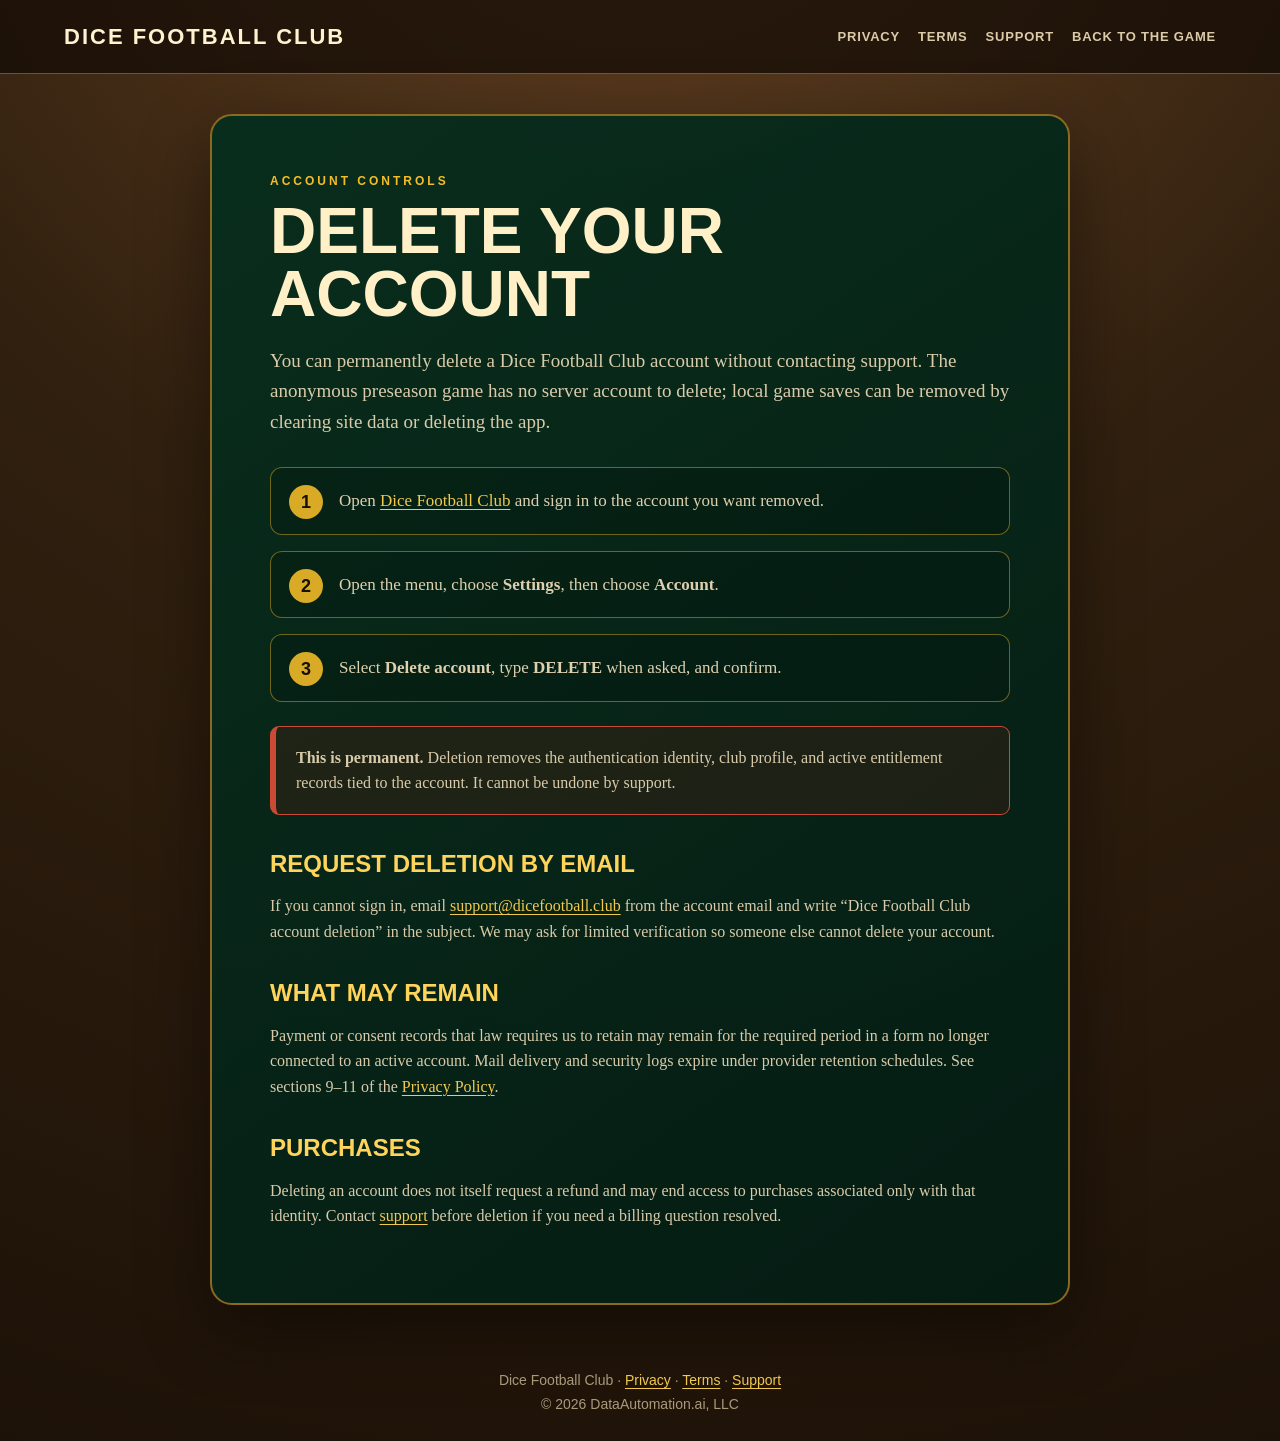
<file: delete-account.html>
<!doctype html>
<html lang="en">
<head>
<meta charset="utf-8">
<meta name="viewport" content="width=device-width, initial-scale=1">
<meta name="robots" content="index, follow">
<meta name="description" content="How to delete a Dice Football Club account and its associated data.">
<title>Delete Your Account — Dice Football Club</title>
<style>
  :root { --wood:#31200f; --ink:#efe3c4; --felt:#082d1d; --felt2:#041c13; --gold:#d9aa25; --line:#8a6920; --danger:#ca4a35; }
  * { box-sizing:border-box; }
  html { background:var(--wood); color:var(--ink); font-family:Georgia,'Times New Roman',serif; }
  body { margin:0; min-height:100vh; background:radial-gradient(circle at 50% -20%,#6b4625 0,#31200f 47%,#1d1208 100%); }
  a { color:#f2c94f; text-underline-offset:3px; }
  a:focus-visible { outline:3px solid #fff; outline-offset:4px; }
  .navbar { min-height:74px; display:flex; align-items:center; justify-content:space-between; gap:24px; padding:18px clamp(20px,5vw,72px); border-bottom:1px solid rgba(217,170,37,.45); background:rgba(19,11,5,.72); }
  .wordmark { color:#fff2cf; text-decoration:none; text-transform:uppercase; font-weight:900; letter-spacing:2px; font-family:Impact,'Arial Narrow',sans-serif; font-size:22px; }
  nav { display:flex; flex-wrap:wrap; gap:18px; }
  nav a { color:#dbcba8; text-decoration:none; font:700 13px/1.2 Arial,sans-serif; text-transform:uppercase; letter-spacing:.8px; }
  main { width:min(860px,calc(100% - 32px)); margin:40px auto; padding:clamp(26px,5vw,58px); border:2px solid var(--line); border-radius:22px; background:linear-gradient(145deg,rgba(8,45,29,.98),rgba(4,28,19,.98)); box-shadow:0 24px 70px rgba(0,0,0,.42); }
  .eyebrow { margin:0 0 12px; color:#f5bd28; font:900 12px/1.2 Arial,sans-serif; letter-spacing:3px; text-transform:uppercase; }
  h1 { margin:0; color:#fff0c8; font:900 clamp(36px,7vw,64px)/.98 Impact,'Arial Narrow',sans-serif; text-transform:uppercase; }
  .lede { margin:20px 0 30px; color:#d9cbaa; font-size:19px; line-height:1.6; }
  .steps { counter-reset:step; display:grid; gap:16px; padding:0; }
  .steps li { counter-increment:step; list-style:none; position:relative; padding:20px 20px 20px 68px; border:1px solid rgba(217,170,37,.5); border-radius:12px; background:rgba(0,0,0,.17); color:#ded0af; font-size:17px; line-height:1.5; }
  .steps li::before { content:counter(step); position:absolute; left:18px; top:17px; width:34px; height:34px; display:grid; place-items:center; border-radius:50%; background:#d9aa25; color:#171006; font:900 18px/1 Arial,sans-serif; }
  h2 { margin:36px 0 10px; color:#ffd45b; font:900 24px/1.1 Impact,'Arial Narrow',sans-serif; text-transform:uppercase; }
  p, li { color:#d9cbaa; font-size:16px; line-height:1.6; }
  .warning { margin:24px 0; padding:18px 20px; border:1px solid var(--danger); border-left-width:6px; border-radius:9px; background:rgba(123,29,18,.2); }
  footer { padding:24px; text-align:center; color:#a99a7b; font:14px/1.7 Arial,sans-serif; }
  @media (max-width:700px) { .navbar { align-items:flex-start; flex-direction:column; } main { margin-top:20px; } }
</style>
</head>
<body>
<header class="navbar">
  <a class="wordmark" href="/">Dice Football Club</a>
  <nav aria-label="Support and legal pages">
    <a href="/privacy.html">Privacy</a>
    <a href="/terms.html">Terms</a>
    <a href="/support.html">Support</a>
    <a href="/">Back to the game</a>
  </nav>
</header>

<main>
  <p class="eyebrow">Account controls</p>
  <h1>Delete Your Account</h1>
  <p class="lede">You can permanently delete a Dice Football Club account without contacting support. The anonymous preseason game has no server account to delete; local game saves can be removed by clearing site data or deleting the app.</p>

  <ol class="steps">
    <li>Open <a href="/">Dice Football Club</a> and sign in to the account you want removed.</li>
    <li>Open the menu, choose <strong>Settings</strong>, then choose <strong>Account</strong>.</li>
    <li>Select <strong>Delete account</strong>, type <strong>DELETE</strong> when asked, and confirm.</li>
  </ol>

  <p class="warning"><strong>This is permanent.</strong> Deletion removes the authentication identity, club profile, and active entitlement records tied to the account. It cannot be undone by support.</p>

  <h2>Request deletion by email</h2>
  <p>If you cannot sign in, email <a href="mailto:support@dicefootball.club?subject=Dice%20Football%20Club%20Account%20Deletion">support@dicefootball.club</a> from the account email and write “Dice Football Club account deletion” in the subject. We may ask for limited verification so someone else cannot delete your account.</p>

  <h2>What may remain</h2>
  <p>Payment or consent records that law requires us to retain may remain for the required period in a form no longer connected to an active account. Mail delivery and security logs expire under provider retention schedules. See sections 9–11 of the <a href="/privacy.html">Privacy Policy</a>.</p>

  <h2>Purchases</h2>
  <p>Deleting an account does not itself request a refund and may end access to purchases associated only with that identity. Contact <a href="/support.html">support</a> before deletion if you need a billing question resolved.</p>
</main>

<footer>
  <div>Dice Football Club · <a href="/privacy.html">Privacy</a> · <a href="/terms.html">Terms</a> · <a href="/support.html">Support</a></div>
  <div>© <span data-current-year>2026</span> DataAutomation.ai, LLC</div>
</footer>
<script>document.querySelectorAll('[data-current-year]').forEach(function(n){n.textContent=String(new Date().getFullYear());});</script>
</body>
</html>
</file>
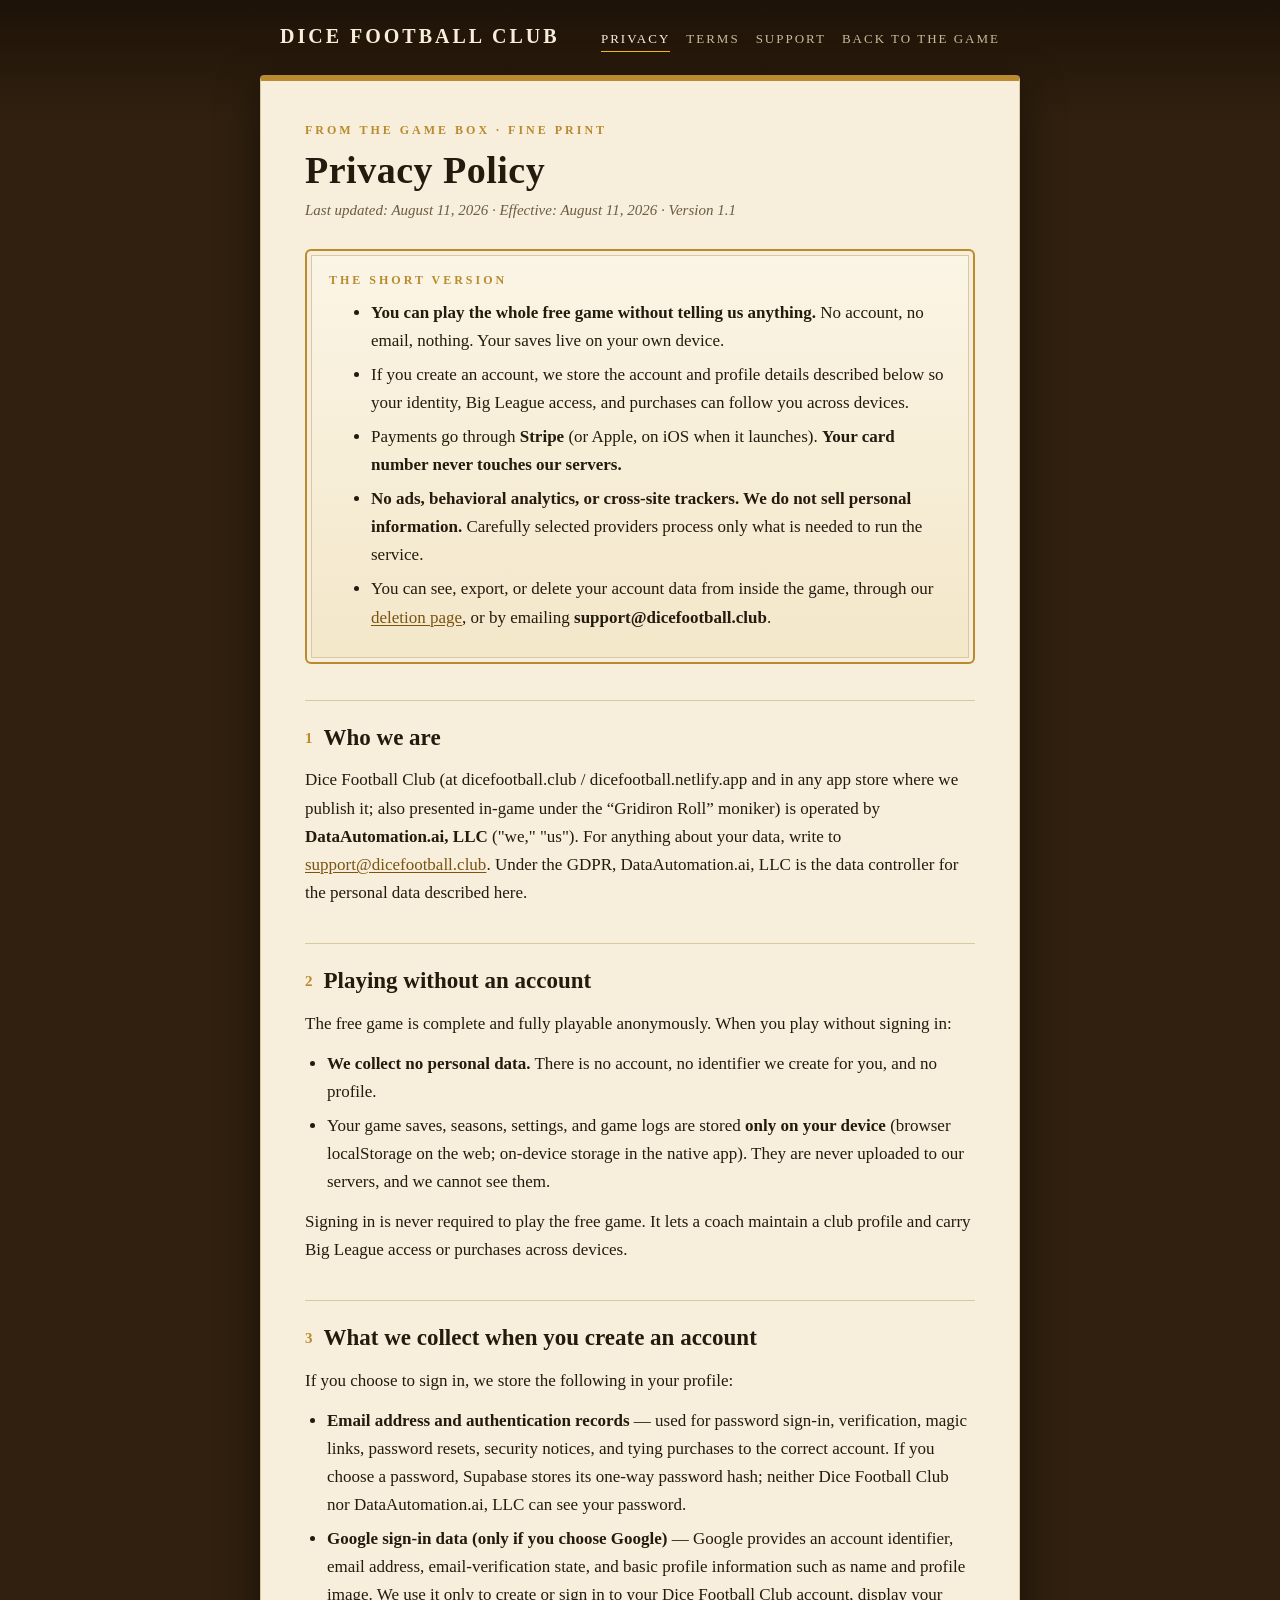
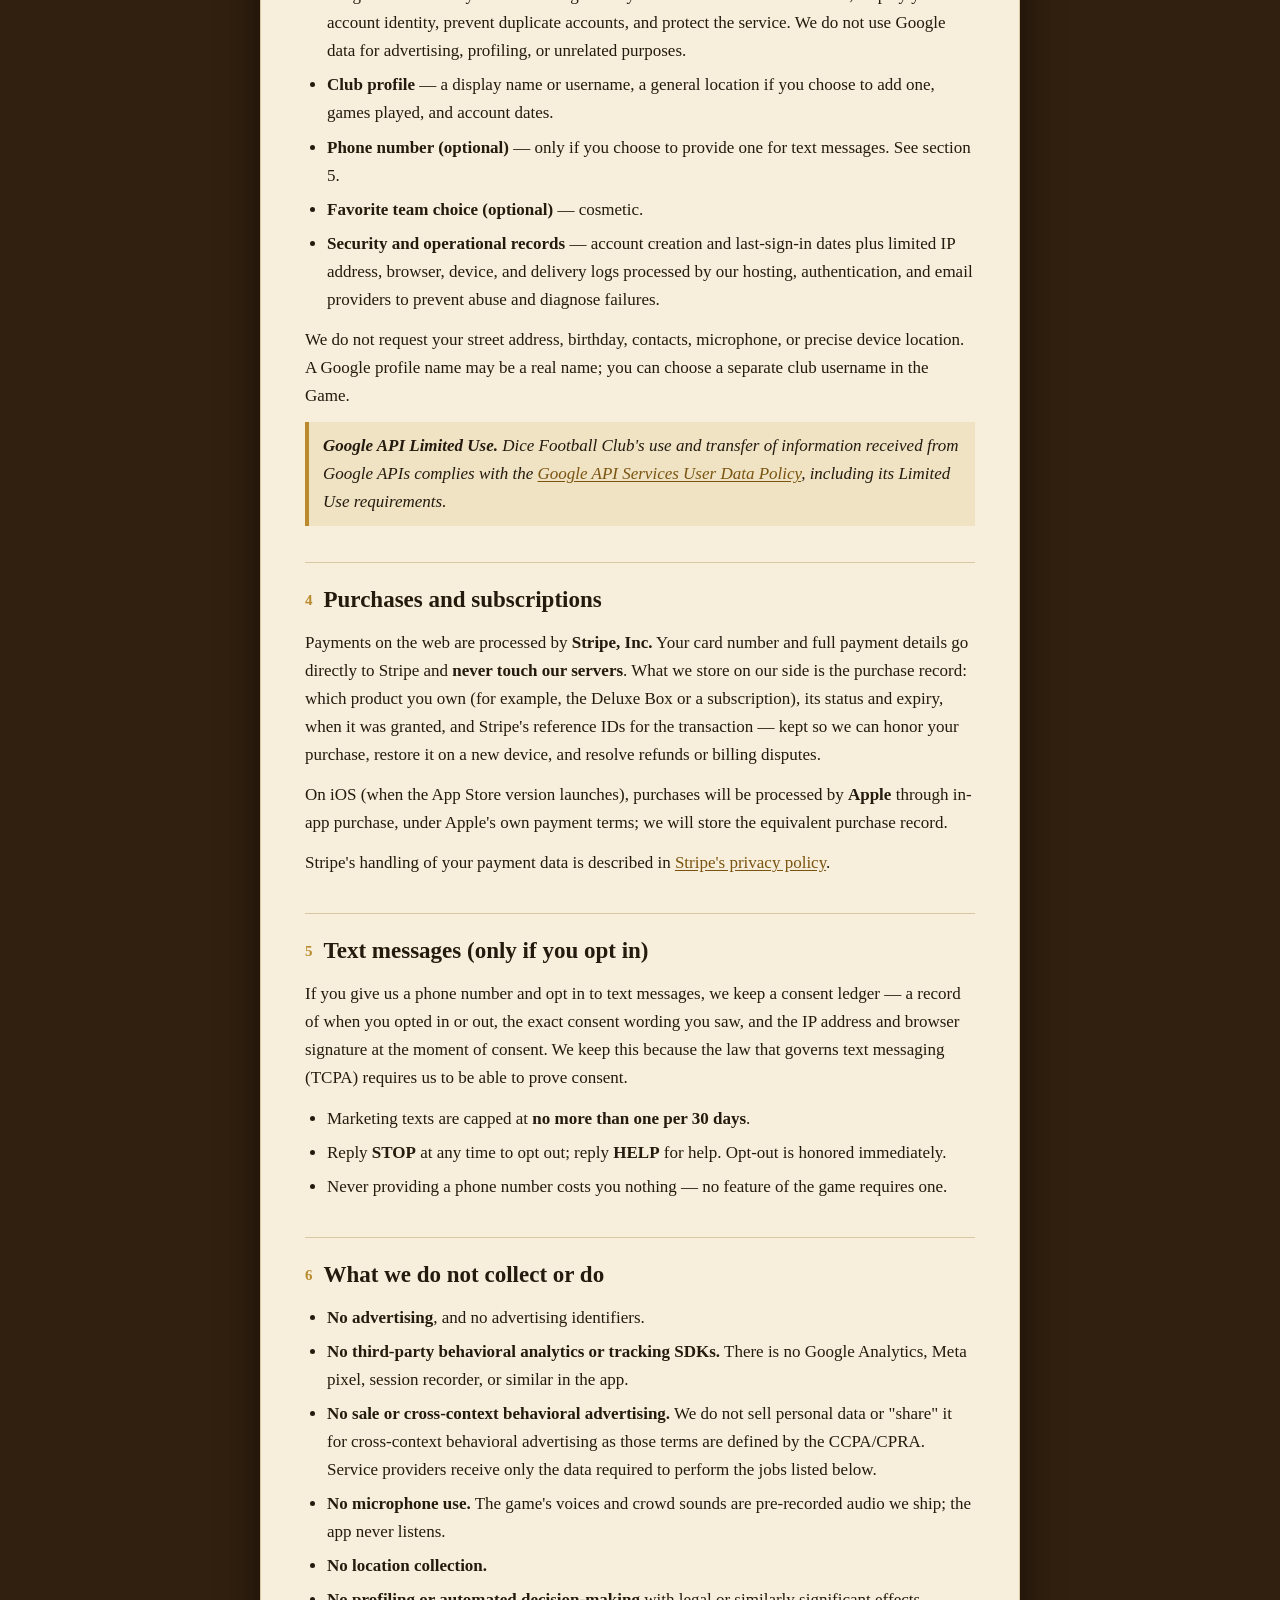
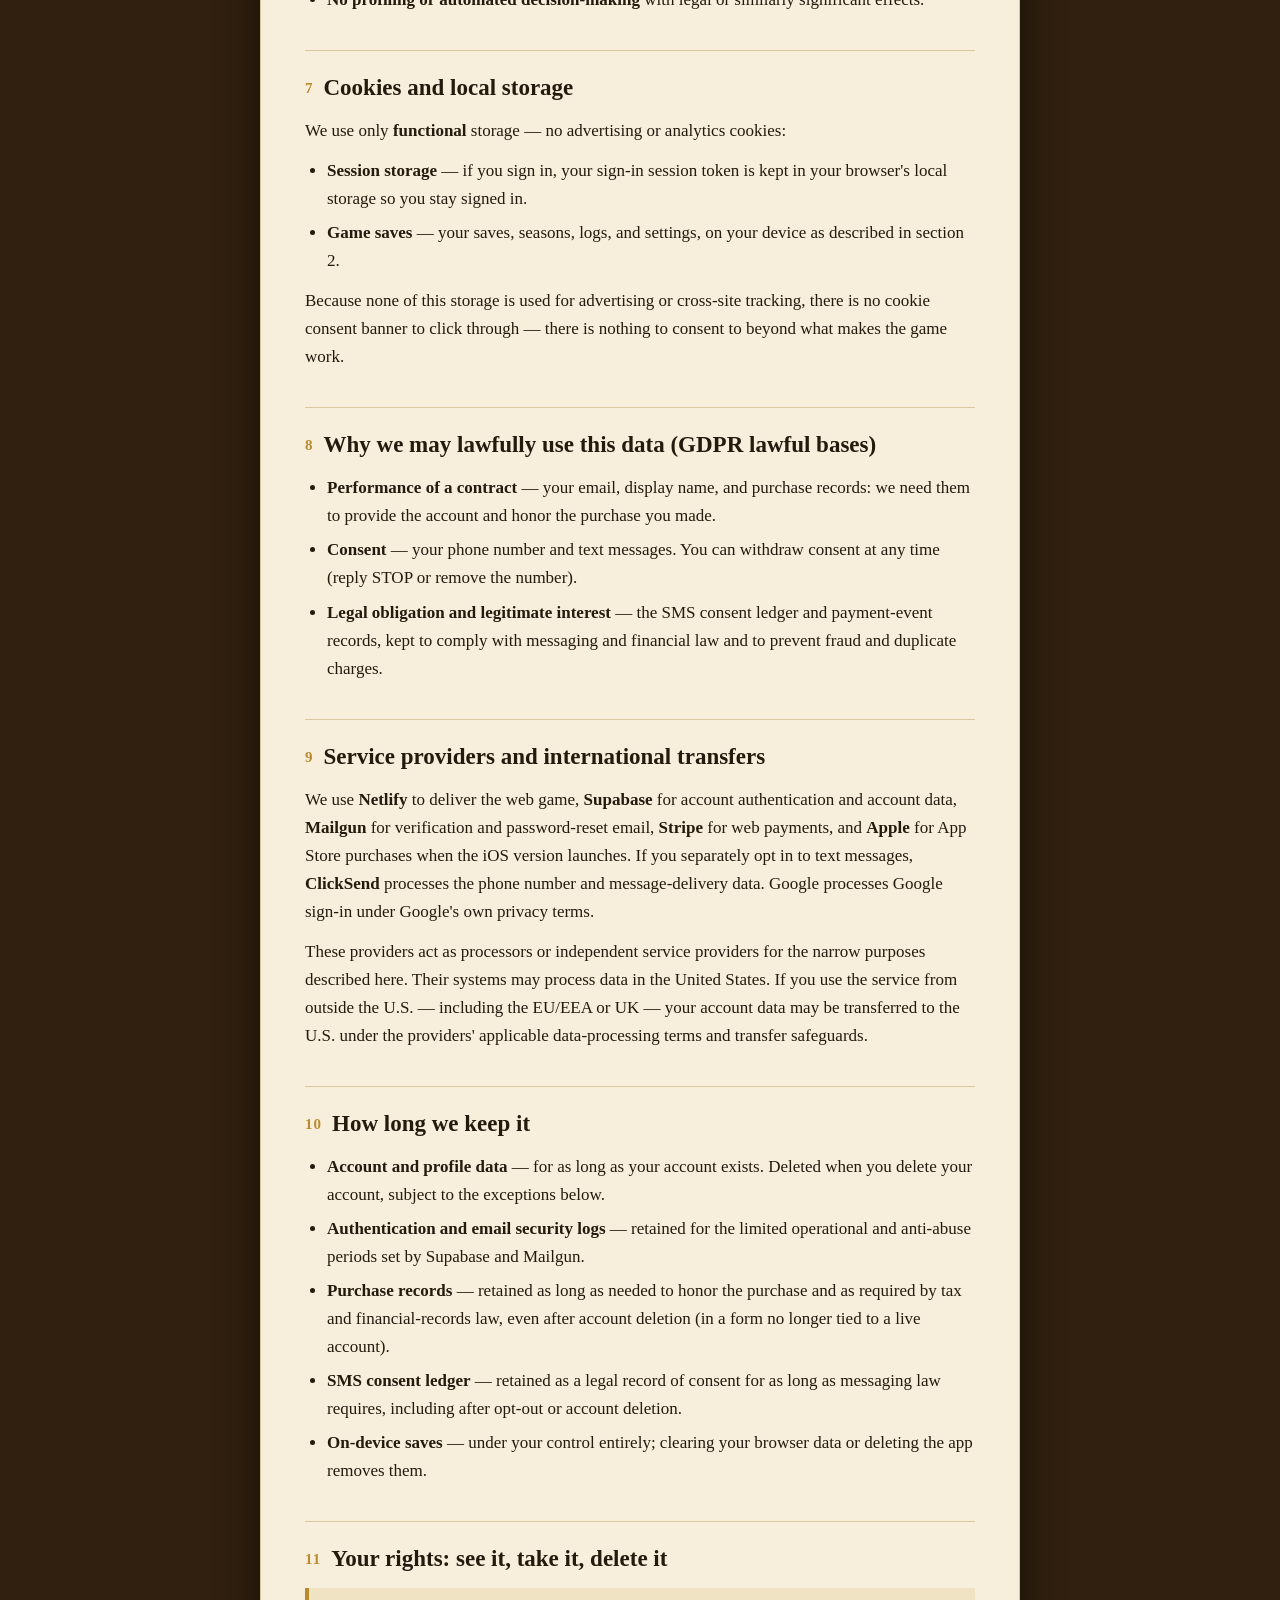
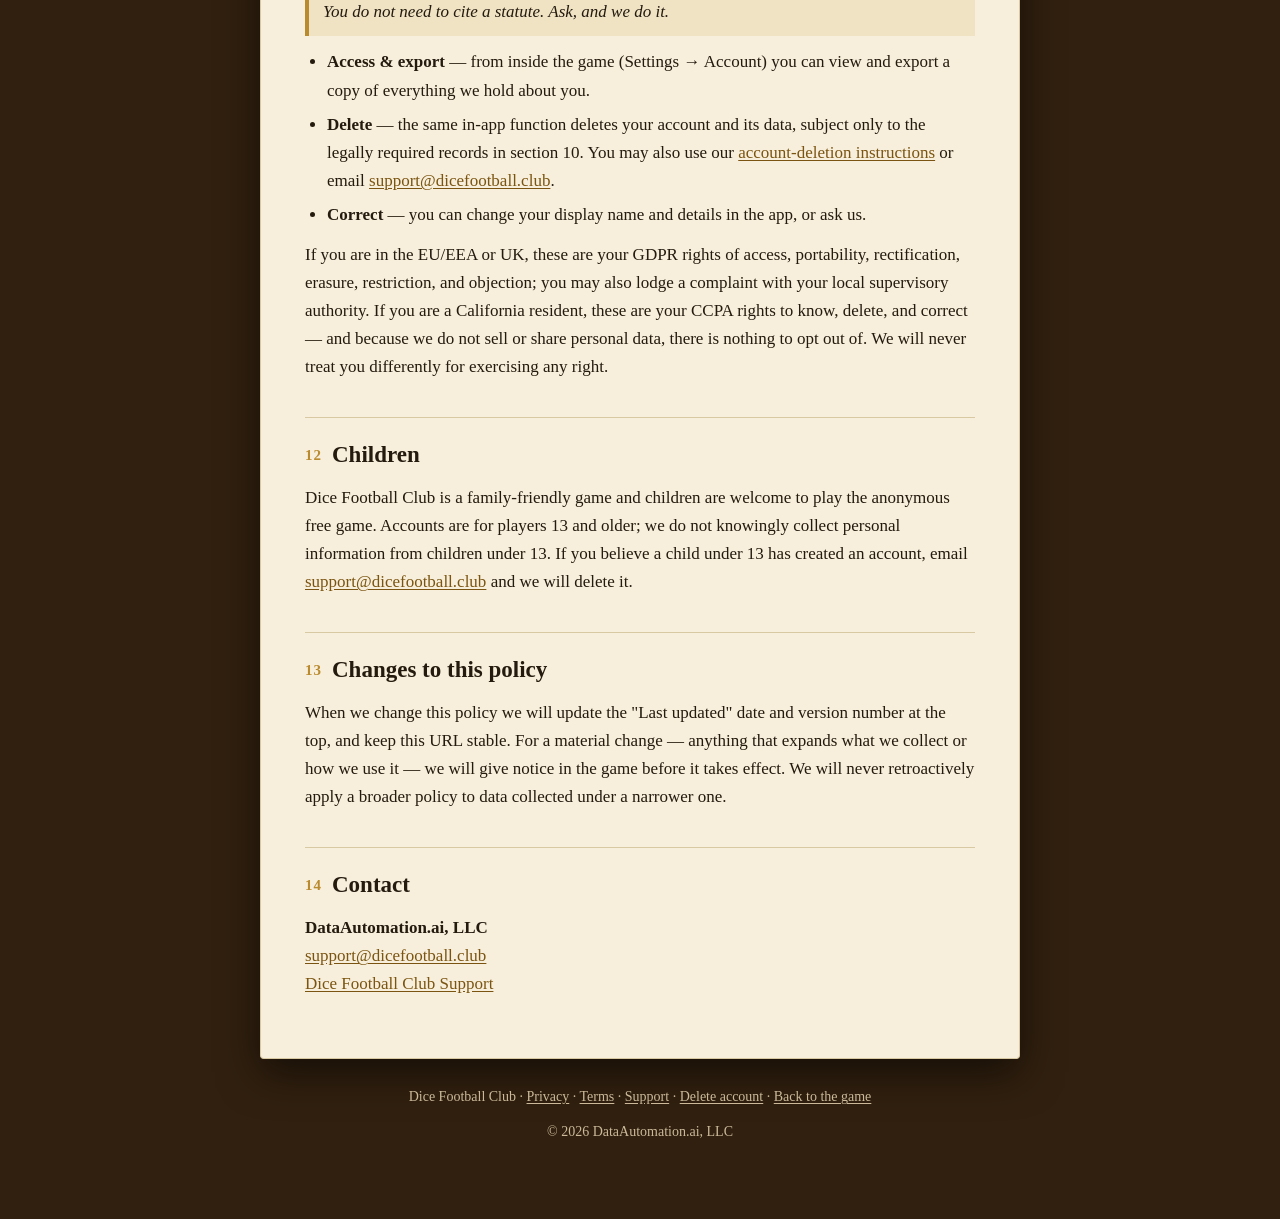
<file: privacy.html>
<!doctype html>
<!--
  Dice Football Club — Privacy Policy (static, self-contained; commercial kit step 33)

  Production contact: support@dicefootball.club
-->
<html lang="en">
<head>
<meta charset="utf-8">
<meta name="viewport" content="width=device-width, initial-scale=1">
<meta name="robots" content="index, follow">
<title>Privacy Policy — Dice Football Club</title>
<style>
  :root {
    --wood: #31200f;
    --wood-edge: #1d1207;
    --wood-mid: #4a3118;
    --card: #f7efdb;
    --card-edge: #d8c9a3;
    --ink: #241a0e;
    --ink-soft: #6b5c43;
    --brass: #b98a2e;
    --accent: #f4b41a;
    --mist: #cbb99a;
  }
  * { margin: 0; padding: 0; box-sizing: border-box; }
  html { -webkit-text-size-adjust: 100%; }
  body {
    background: var(--wood);
    background-image: linear-gradient(180deg, var(--wood-edge) 0%, var(--wood) 120px, var(--wood) 100%);
    color: var(--ink);
    font-family: Georgia, "Iowan Old Style", "Palatino Linotype", Palatino, "Times New Roman", serif;
    font-size: 17px;
    line-height: 1.65;
    padding: 0 0 64px;
  }
  a { color: #7a5410; text-decoration: underline; text-underline-offset: 2px; }
  a:hover { color: var(--brass); }
  a:focus-visible, .navbar a:focus-visible {
    outline: 3px solid var(--accent);
    outline-offset: 2px;
    border-radius: 2px;
  }
  .navbar {
    max-width: 760px;
    margin: 0 auto;
    padding: 20px 20px 14px;
    display: flex;
    flex-wrap: wrap;
    align-items: baseline;
    gap: 8px 18px;
  }
  .wordmark {
    color: var(--card);
    font-weight: 700;
    font-size: 20px;
    letter-spacing: 3px;
    text-transform: uppercase;
    text-decoration: none;
  }
  .wordmark:hover { color: var(--accent); }
  .navbar nav { margin-left: auto; display: flex; gap: 16px; }
  .navbar nav a {
    color: var(--mist);
    font-size: 13px;
    letter-spacing: 2px;
    text-transform: uppercase;
    text-decoration: none;
    border-bottom: 1px solid transparent;
    padding-bottom: 2px;
  }
  .navbar nav a:hover { color: var(--accent); border-bottom-color: var(--brass); }
  .navbar nav a[aria-current="page"] { color: var(--card); border-bottom-color: var(--accent); }
  .sheet {
    background: var(--card);
    border: 1px solid var(--card-edge);
    border-top: 6px solid var(--brass);
    border-radius: 4px;
    box-shadow: 0 14px 40px rgba(0,0,0,.55);
    max-width: 760px;
    margin: 8px auto 0;
    padding: 40px 44px 48px;
  }
  .eyebrow {
    color: var(--brass);
    font-size: 12px;
    font-weight: 700;
    letter-spacing: 3px;
    text-transform: uppercase;
    margin-bottom: 8px;
  }
  h1 {
    font-size: 38px;
    line-height: 1.15;
    font-weight: 700;
    letter-spacing: .5px;
    margin-bottom: 6px;
  }
  .dateline {
    color: var(--ink-soft);
    font-style: italic;
    font-size: 15px;
    margin-bottom: 26px;
  }
  .shortver {
    border: 2px solid var(--brass);
    border-radius: 6px;
    background: linear-gradient(180deg, #fbf5e6, #f3e7c9);
    padding: 20px 22px 18px;
    margin: 0 0 34px;
    box-shadow: inset 0 0 0 4px var(--card), inset 0 0 0 5px var(--card-edge);
  }
  .shortver .stamp {
    color: var(--brass);
    font-size: 12px;
    font-weight: 700;
    letter-spacing: 3px;
    text-transform: uppercase;
    margin-bottom: 8px;
  }
  .shortver ul { padding-left: 20px; }
  .shortver li { margin-bottom: 6px; }
  .shortver li:last-child { margin-bottom: 0; }
  h2 {
    font-size: 23px;
    font-weight: 700;
    margin: 36px 0 10px;
    padding-top: 18px;
    border-top: 1px solid var(--card-edge);
  }
  h2 .no {
    color: var(--brass);
    font-size: 15px;
    font-weight: 700;
    letter-spacing: 1px;
    margin-right: 10px;
    vertical-align: 2px;
  }
  h3 { font-size: 17px; font-weight: 700; margin: 18px 0 6px; }
  p { margin-bottom: 12px; }
  ul, ol { margin: 0 0 12px 22px; }
  li { margin-bottom: 6px; }
  .plain {
    background: #efe3c4;
    border-left: 4px solid var(--brass);
    padding: 10px 14px;
    font-style: italic;
    color: var(--ink);
    margin-bottom: 12px;
  }
  footer {
    max-width: 760px;
    margin: 26px auto 0;
    padding: 0 20px;
    color: var(--mist);
    font-size: 14px;
    text-align: center;
  }
  footer a { color: var(--mist); }
  footer a:hover { color: var(--accent); }
  @media (max-width: 640px) {
    body { font-size: 16px; }
    .sheet { margin: 8px 10px 0; padding: 26px 20px 34px; border-radius: 3px; }
    h1 { font-size: 29px; }
    h2 { font-size: 20px; }
    .navbar { padding: 16px 14px 10px; }
    .navbar nav { margin-left: 0; }
  }
  @media (prefers-reduced-motion: reduce) {
    * { animation: none !important; transition: none !important; }
  }
</style>
</head>
<body>

<header class="navbar">
  <a class="wordmark" href="/">Dice Football Club</a>
  <nav aria-label="Legal pages">
    <a href="/privacy.html" aria-current="page">Privacy</a>
    <a href="/terms.html">Terms</a>
    <a href="/support.html">Support</a>
    <a href="/">Back to the game</a>
  </nav>
</header>

<main class="sheet">
  <p class="eyebrow">From the game box · Fine print</p>
  <h1>Privacy Policy</h1>
  <p class="dateline">Last updated: August 11, 2026 · Effective: August 11, 2026 · Version 1.1</p>

  <aside class="shortver" aria-label="Plain-language summary">
    <p class="stamp">The short version</p>
    <ul>
      <li><strong>You can play the whole free game without telling us anything.</strong> No account, no email, nothing. Your saves live on your own device.</li>
      <li>If you create an account, we store the account and profile details described below so your identity, Big League access, and purchases can follow you across devices.</li>
      <li>Payments go through <strong>Stripe</strong> (or Apple, on iOS when it launches). <strong>Your card number never touches our servers.</strong></li>
      <li><strong>No ads, behavioral analytics, or cross-site trackers. We do not sell personal information.</strong> Carefully selected providers process only what is needed to run the service.</li>
      <li>You can see, export, or delete your account data from inside the game, through our <a href="/delete-account.html">deletion page</a>, or by emailing <strong>support@dicefootball.club</strong>.</li>
    </ul>
  </aside>

  <h2><span class="no">1</span>Who we are</h2>
  <p>Dice Football Club (at dicefootball.club / dicefootball.netlify.app and in any app store where we publish it; also presented in-game under the “Gridiron Roll” moniker) is operated by <strong>DataAutomation.ai, LLC</strong> ("we," "us"). For anything about your data, write to <a href="mailto:support@dicefootball.club">support@dicefootball.club</a>. Under the GDPR, DataAutomation.ai, LLC is the data controller for the personal data described here.</p>

  <h2><span class="no">2</span>Playing without an account</h2>
  <p>The free game is complete and fully playable anonymously. When you play without signing in:</p>
  <ul>
    <li><strong>We collect no personal data.</strong> There is no account, no identifier we create for you, and no profile.</li>
    <li>Your game saves, seasons, settings, and game logs are stored <strong>only on your device</strong> (browser localStorage on the web; on-device storage in the native app). They are never uploaded to our servers, and we cannot see them.</li>
  </ul>
  <p>Signing in is never required to play the free game. It lets a coach maintain a club profile and carry Big League access or purchases across devices.</p>

  <h2><span class="no">3</span>What we collect when you create an account</h2>
  <p>If you choose to sign in, we store the following in your profile:</p>
  <ul>
    <li><strong>Email address and authentication records</strong> — used for password sign-in, verification, magic links, password resets, security notices, and tying purchases to the correct account. If you choose a password, Supabase stores its one-way password hash; neither Dice Football Club nor DataAutomation.ai, LLC can see your password.</li>
    <li><strong>Google sign-in data (only if you choose Google)</strong> — Google provides an account identifier, email address, email-verification state, and basic profile information such as name and profile image. We use it only to create or sign in to your Dice Football Club account, display your account identity, prevent duplicate accounts, and protect the service. We do not use Google data for advertising, profiling, or unrelated purposes.</li>
    <li><strong>Club profile</strong> — a display name or username, a general location if you choose to add one, games played, and account dates.</li>
    <li><strong>Phone number (optional)</strong> — only if you choose to provide one for text messages. See section 5.</li>
    <li><strong>Favorite team choice (optional)</strong> — cosmetic.</li>
    <li><strong>Security and operational records</strong> — account creation and last-sign-in dates plus limited IP address, browser, device, and delivery logs processed by our hosting, authentication, and email providers to prevent abuse and diagnose failures.</li>
  </ul>
  <p>We do not request your street address, birthday, contacts, microphone, or precise device location. A Google profile name may be a real name; you can choose a separate club username in the Game.</p>
  <p class="plain"><strong>Google API Limited Use.</strong> Dice Football Club's use and transfer of information received from Google APIs complies with the <a href="https://developers.google.com/terms/api-services-user-data-policy" rel="noopener">Google API Services User Data Policy</a>, including its Limited Use requirements.</p>

  <h2><span class="no">4</span>Purchases and subscriptions</h2>
  <p>Payments on the web are processed by <strong>Stripe, Inc.</strong> Your card number and full payment details go directly to Stripe and <strong>never touch our servers</strong>. What we store on our side is the purchase record: which product you own (for example, the Deluxe Box or a subscription), its status and expiry, when it was granted, and Stripe's reference IDs for the transaction — kept so we can honor your purchase, restore it on a new device, and resolve refunds or billing disputes.</p>
  <p>On iOS (when the App Store version launches), purchases will be processed by <strong>Apple</strong> through in-app purchase, under Apple's own payment terms; we will store the equivalent purchase record.</p>
  <p>Stripe's handling of your payment data is described in <a href="https://stripe.com/privacy" rel="noopener">Stripe's privacy policy</a>.</p>

  <h2><span class="no">5</span>Text messages (only if you opt in)</h2>
  <p>If you give us a phone number and opt in to text messages, we keep a consent ledger — a record of when you opted in or out, the exact consent wording you saw, and the IP address and browser signature at the moment of consent. We keep this because the law that governs text messaging (TCPA) requires us to be able to prove consent.</p>
  <ul>
    <li>Marketing texts are capped at <strong>no more than one per 30 days</strong>.</li>
    <li>Reply <strong>STOP</strong> at any time to opt out; reply <strong>HELP</strong> for help. Opt-out is honored immediately.</li>
    <li>Never providing a phone number costs you nothing — no feature of the game requires one.</li>
  </ul>

  <h2><span class="no">6</span>What we do not collect or do</h2>
  <ul>
    <li><strong>No advertising</strong>, and no advertising identifiers.</li>
    <li><strong>No third-party behavioral analytics or tracking SDKs.</strong> There is no Google Analytics, Meta pixel, session recorder, or similar in the app.</li>
    <li><strong>No sale or cross-context behavioral advertising.</strong> We do not sell personal data or "share" it for cross-context behavioral advertising as those terms are defined by the CCPA/CPRA. Service providers receive only the data required to perform the jobs listed below.</li>
    <li><strong>No microphone use.</strong> The game's voices and crowd sounds are pre-recorded audio we ship; the app never listens.</li>
    <li><strong>No location collection.</strong></li>
    <li><strong>No profiling or automated decision-making</strong> with legal or similarly significant effects.</li>
  </ul>

  <h2><span class="no">7</span>Cookies and local storage</h2>
  <p>We use only <strong>functional</strong> storage — no advertising or analytics cookies:</p>
  <ul>
    <li><strong>Session storage</strong> — if you sign in, your sign-in session token is kept in your browser's local storage so you stay signed in.</li>
    <li><strong>Game saves</strong> — your saves, seasons, logs, and settings, on your device as described in section 2.</li>
  </ul>
  <p>Because none of this storage is used for advertising or cross-site tracking, there is no cookie consent banner to click through — there is nothing to consent to beyond what makes the game work.</p>

  <h2><span class="no">8</span>Why we may lawfully use this data (GDPR lawful bases)</h2>
  <ul>
    <li><strong>Performance of a contract</strong> — your email, display name, and purchase records: we need them to provide the account and honor the purchase you made.</li>
    <li><strong>Consent</strong> — your phone number and text messages. You can withdraw consent at any time (reply STOP or remove the number).</li>
    <li><strong>Legal obligation and legitimate interest</strong> — the SMS consent ledger and payment-event records, kept to comply with messaging and financial law and to prevent fraud and duplicate charges.</li>
  </ul>

  <h2><span class="no">9</span>Service providers and international transfers</h2>
  <p>We use <strong>Netlify</strong> to deliver the web game, <strong>Supabase</strong> for account authentication and account data, <strong>Mailgun</strong> for verification and password-reset email, <strong>Stripe</strong> for web payments, and <strong>Apple</strong> for App Store purchases when the iOS version launches. If you separately opt in to text messages, <strong>ClickSend</strong> processes the phone number and message-delivery data. Google processes Google sign-in under Google's own privacy terms.</p>
  <p>These providers act as processors or independent service providers for the narrow purposes described here. Their systems may process data in the United States. If you use the service from outside the U.S. — including the EU/EEA or UK — your account data may be transferred to the U.S. under the providers' applicable data-processing terms and transfer safeguards.</p>

  <h2><span class="no">10</span>How long we keep it</h2>
  <ul>
    <li><strong>Account and profile data</strong> — for as long as your account exists. Deleted when you delete your account, subject to the exceptions below.</li>
    <li><strong>Authentication and email security logs</strong> — retained for the limited operational and anti-abuse periods set by Supabase and Mailgun.</li>
    <li><strong>Purchase records</strong> — retained as long as needed to honor the purchase and as required by tax and financial-records law, even after account deletion (in a form no longer tied to a live account).</li>
    <li><strong>SMS consent ledger</strong> — retained as a legal record of consent for as long as messaging law requires, including after opt-out or account deletion.</li>
    <li><strong>On-device saves</strong> — under your control entirely; clearing your browser data or deleting the app removes them.</li>
  </ul>

  <h2><span class="no">11</span>Your rights: see it, take it, delete it</h2>
  <p class="plain">You do not need to cite a statute. Ask, and we do it.</p>
  <ul>
    <li><strong>Access &amp; export</strong> — from inside the game (Settings → Account) you can view and export a copy of everything we hold about you.</li>
    <li><strong>Delete</strong> — the same in-app function deletes your account and its data, subject only to the legally required records in section 10. You may also use our <a href="/delete-account.html">account-deletion instructions</a> or email <a href="mailto:support@dicefootball.club">support@dicefootball.club</a>.</li>
    <li><strong>Correct</strong> — you can change your display name and details in the app, or ask us.</li>
  </ul>
  <p>If you are in the EU/EEA or UK, these are your GDPR rights of access, portability, rectification, erasure, restriction, and objection; you may also lodge a complaint with your local supervisory authority. If you are a California resident, these are your CCPA rights to know, delete, and correct — and because we do not sell or share personal data, there is nothing to opt out of. We will never treat you differently for exercising any right.</p>

  <h2><span class="no">12</span>Children</h2>
  <p>Dice Football Club is a family-friendly game and children are welcome to play the anonymous free game. Accounts are for players 13 and older; we do not knowingly collect personal information from children under 13. If you believe a child under 13 has created an account, email <a href="mailto:support@dicefootball.club">support@dicefootball.club</a> and we will delete it.</p>

  <h2><span class="no">13</span>Changes to this policy</h2>
  <p>When we change this policy we will update the "Last updated" date and version number at the top, and keep this URL stable. For a material change — anything that expands what we collect or how we use it — we will give notice in the game before it takes effect. We will never retroactively apply a broader policy to data collected under a narrower one.</p>

  <h2><span class="no">14</span>Contact</h2>
  <p><strong>DataAutomation.ai, LLC</strong><br>
  <a href="mailto:support@dicefootball.club">support@dicefootball.club</a><br>
  <a href="/support.html">Dice Football Club Support</a></p>
</main>

<footer>
  <p>Dice Football Club · <a href="/privacy.html">Privacy</a> · <a href="/terms.html">Terms</a> · <a href="/support.html">Support</a> · <a href="/delete-account.html">Delete account</a> · <a href="/">Back to the game</a></p>
  <p>© <span data-current-year>2026</span> DataAutomation.ai, LLC</p>
</footer>

<script>
  document.querySelectorAll('[data-current-year]').forEach(function (node) {
    node.textContent = String(new Date().getFullYear());
  });
</script>
</body>
</html>
</file>
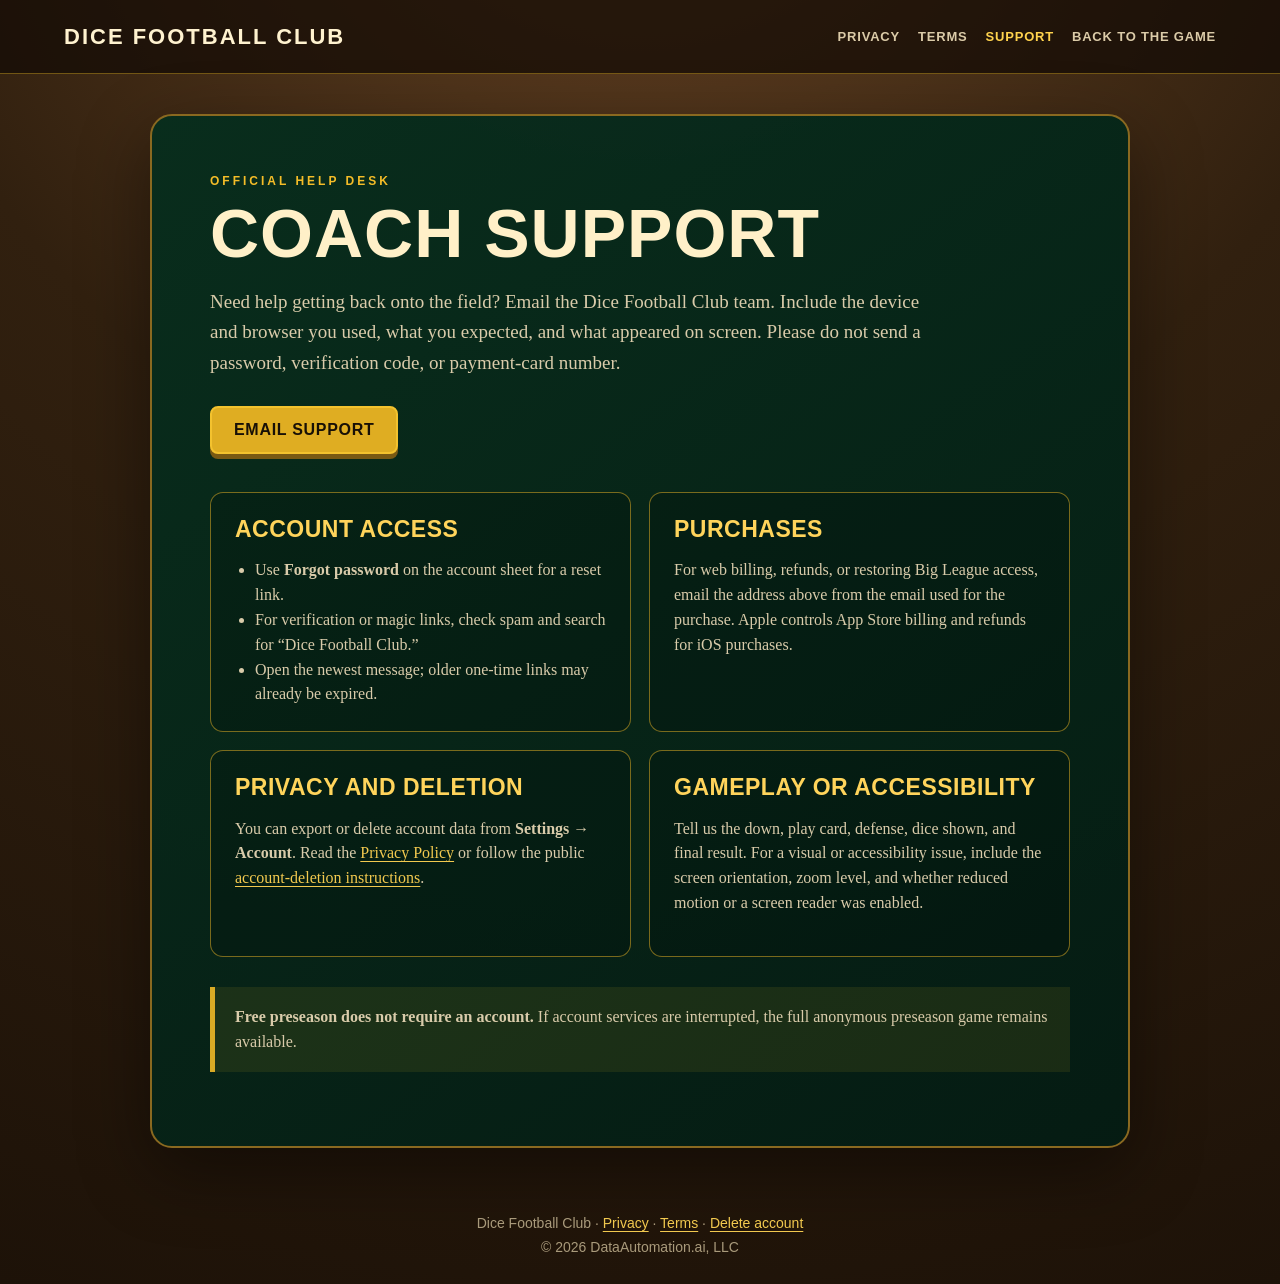
<file: support.html>
<!doctype html>
<html lang="en">
<head>
<meta charset="utf-8">
<meta name="viewport" content="width=device-width, initial-scale=1">
<meta name="robots" content="index, follow">
<meta name="description" content="Official support for Dice Football Club: account access, password resets, purchases, privacy, and technical help.">
<title>Support — Dice Football Club</title>
<style>
  :root { --wood:#31200f; --ink:#efe3c4; --muted:#bfae8c; --felt:#082d1d; --felt2:#041c13; --gold:#d9aa25; --line:#8a6920; }
  * { box-sizing:border-box; }
  html { background:var(--wood); color:var(--ink); font-family:Georgia, 'Times New Roman', serif; }
  body { margin:0; min-height:100vh; background:radial-gradient(circle at 50% -20%, #6b4625 0, #31200f 47%, #1d1208 100%); }
  a { color:#f2c94f; text-underline-offset:3px; }
  a:focus-visible, .action:focus-visible { outline:3px solid #fff; outline-offset:4px; }
  .navbar { min-height:74px; display:flex; align-items:center; justify-content:space-between; gap:24px; padding:18px clamp(20px,5vw,72px); border-bottom:1px solid rgba(217,170,37,.45); background:rgba(19,11,5,.72); }
  .wordmark { color:#fff2cf; text-decoration:none; text-transform:uppercase; font-weight:900; letter-spacing:2px; font-family:Impact, 'Arial Narrow', sans-serif; font-size:22px; }
  nav { display:flex; flex-wrap:wrap; gap:18px; }
  nav a { color:#dbcba8; text-decoration:none; font:700 13px/1.2 Arial,sans-serif; text-transform:uppercase; letter-spacing:.8px; }
  nav a[aria-current="page"] { color:#ffd34e; }
  main { width:min(980px, calc(100% - 32px)); margin:40px auto; padding:clamp(26px,5vw,58px); border:2px solid var(--line); border-radius:22px; background:linear-gradient(145deg, rgba(8,45,29,.98), rgba(4,28,19,.98)); box-shadow:0 24px 70px rgba(0,0,0,.42); }
  .eyebrow { margin:0 0 12px; color:#f5bd28; font:900 12px/1.2 Arial,sans-serif; letter-spacing:3px; text-transform:uppercase; }
  h1 { margin:0; color:#fff0c8; font:900 clamp(38px,7vw,68px)/.98 Impact,'Arial Narrow',sans-serif; letter-spacing:1px; text-transform:uppercase; }
  .lede { max-width:720px; margin:20px 0 28px; color:#d9cbaa; font-size:19px; line-height:1.6; }
  .action { display:inline-block; padding:14px 22px; border:2px solid #f3c22e; border-radius:8px; background:#dfad22; color:#181006; text-decoration:none; font:900 16px/1 Arial,sans-serif; text-transform:uppercase; letter-spacing:.7px; box-shadow:0 5px 0 #795913; }
  .cards { display:grid; grid-template-columns:repeat(2,minmax(0,1fr)); gap:18px; margin-top:38px; }
  section { padding:24px; border:1px solid rgba(217,170,37,.55); border-radius:13px; background:rgba(0,0,0,.17); }
  h2 { margin:0 0 10px; color:#ffd45b; font:900 23px/1.1 Impact,'Arial Narrow',sans-serif; letter-spacing:.5px; text-transform:uppercase; }
  p, li { color:#d9cbaa; font-size:16px; line-height:1.55; }
  ul { padding-left:20px; margin-bottom:0; }
  .note { margin-top:30px; padding:18px 20px; border-left:5px solid var(--gold); background:rgba(218,171,36,.1); }
  footer { padding:24px; text-align:center; color:#a99a7b; font:14px/1.7 Arial,sans-serif; }
  @media (max-width:700px) { .navbar { align-items:flex-start; flex-direction:column; } .cards { grid-template-columns:1fr; } main { margin-top:20px; } }
  @media (prefers-reduced-motion:reduce) { * { scroll-behavior:auto!important; transition:none!important; } }
</style>
</head>
<body>
<header class="navbar">
  <a class="wordmark" href="/">Dice Football Club</a>
  <nav aria-label="Support and legal pages">
    <a href="/privacy.html">Privacy</a>
    <a href="/terms.html">Terms</a>
    <a href="/support.html" aria-current="page">Support</a>
    <a href="/">Back to the game</a>
  </nav>
</header>

<main>
  <p class="eyebrow">Official help desk</p>
  <h1>Coach Support</h1>
  <p class="lede">Need help getting back onto the field? Email the Dice Football Club team. Include the device and browser you used, what you expected, and what appeared on screen. Please do not send a password, verification code, or payment-card number.</p>
  <a class="action" href="mailto:support@dicefootball.club?subject=Dice%20Football%20Club%20Support">Email support</a>

  <div class="cards">
    <section>
      <h2>Account access</h2>
      <ul>
        <li>Use <strong>Forgot password</strong> on the account sheet for a reset link.</li>
        <li>For verification or magic links, check spam and search for “Dice Football Club.”</li>
        <li>Open the newest message; older one-time links may already be expired.</li>
      </ul>
    </section>
    <section>
      <h2>Purchases</h2>
      <p>For web billing, refunds, or restoring Big League access, email the address above from the email used for the purchase. Apple controls App Store billing and refunds for iOS purchases.</p>
    </section>
    <section>
      <h2>Privacy and deletion</h2>
      <p>You can export or delete account data from <strong>Settings → Account</strong>. Read the <a href="/privacy.html">Privacy Policy</a> or follow the public <a href="/delete-account.html">account-deletion instructions</a>.</p>
    </section>
    <section>
      <h2>Gameplay or accessibility</h2>
      <p>Tell us the down, play card, defense, dice shown, and final result. For a visual or accessibility issue, include the screen orientation, zoom level, and whether reduced motion or a screen reader was enabled.</p>
    </section>
  </div>

  <p class="note"><strong>Free preseason does not require an account.</strong> If account services are interrupted, the full anonymous preseason game remains available.</p>
</main>

<footer>
  <div>Dice Football Club · <a href="/privacy.html">Privacy</a> · <a href="/terms.html">Terms</a> · <a href="/delete-account.html">Delete account</a></div>
  <div>© <span data-current-year>2026</span> DataAutomation.ai, LLC</div>
</footer>
<script>document.querySelectorAll('[data-current-year]').forEach(function(n){n.textContent=String(new Date().getFullYear());});</script>
</body>
</html>
</file>
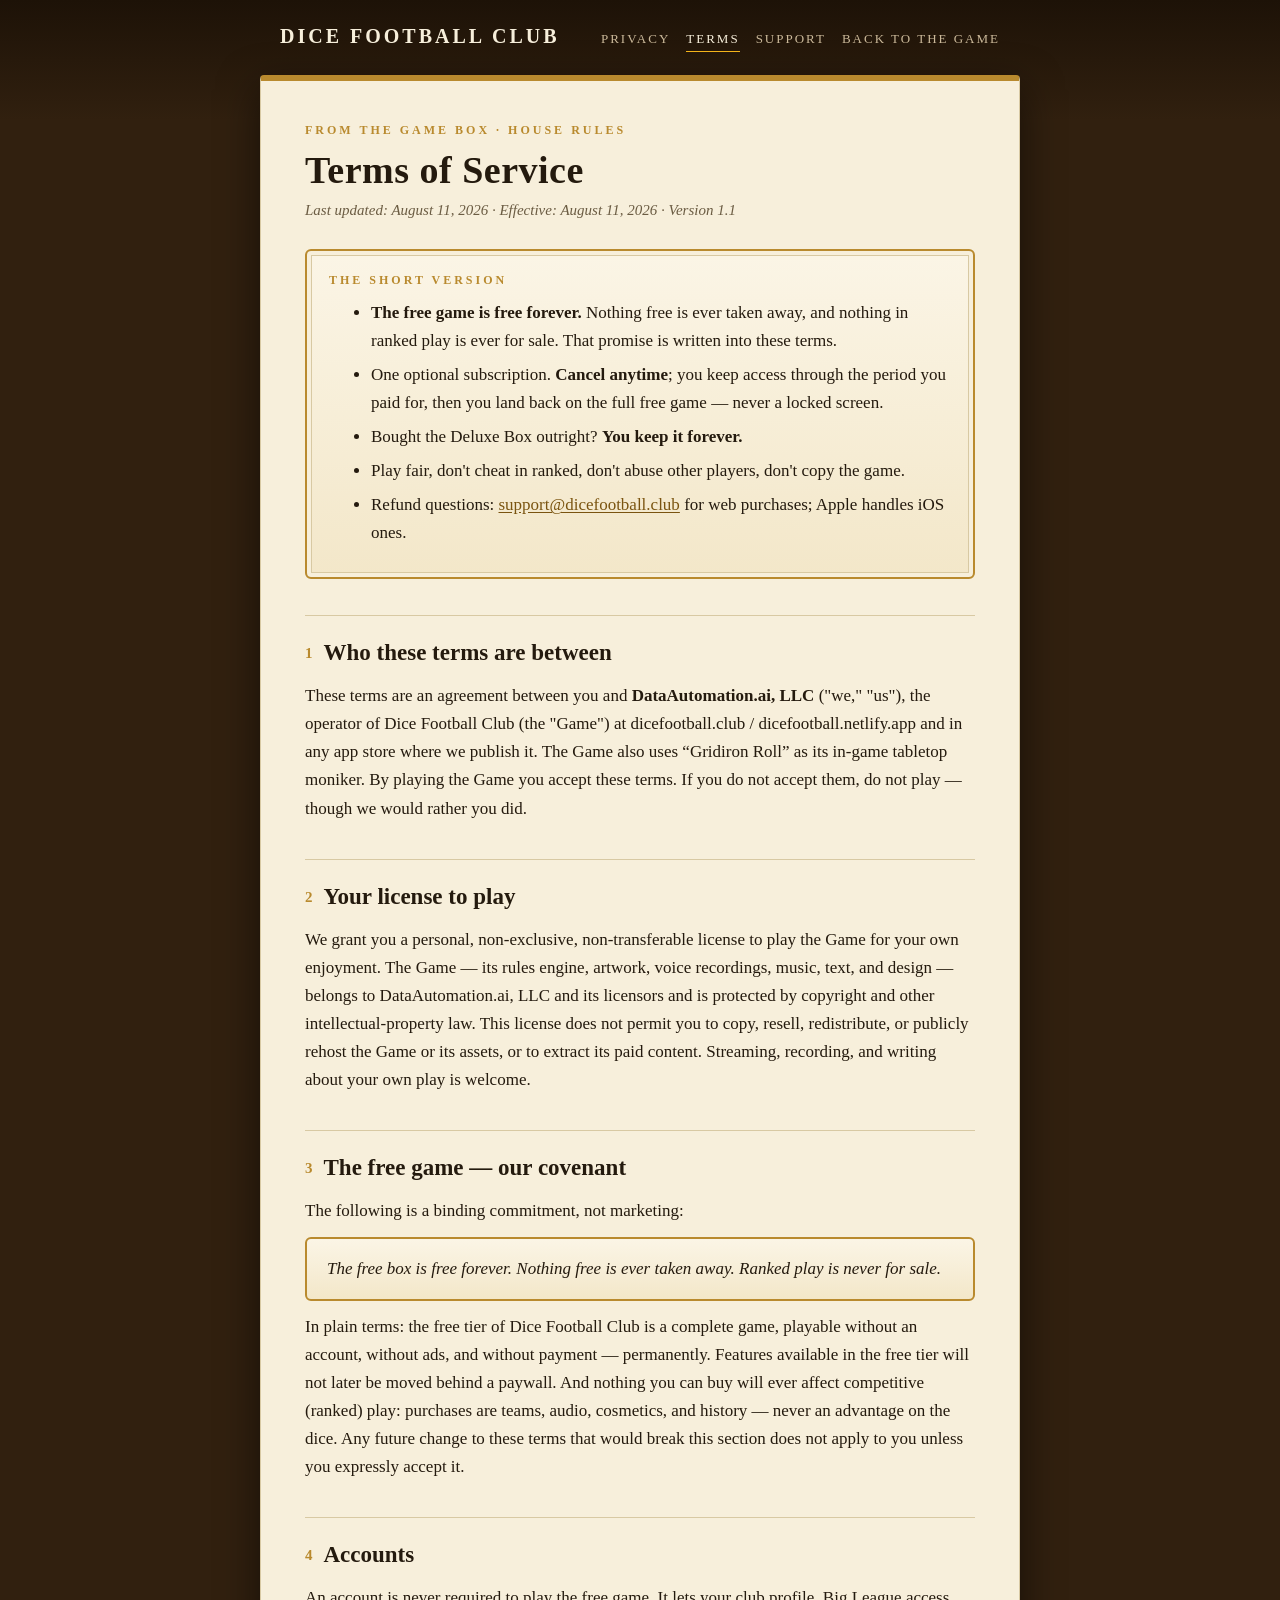
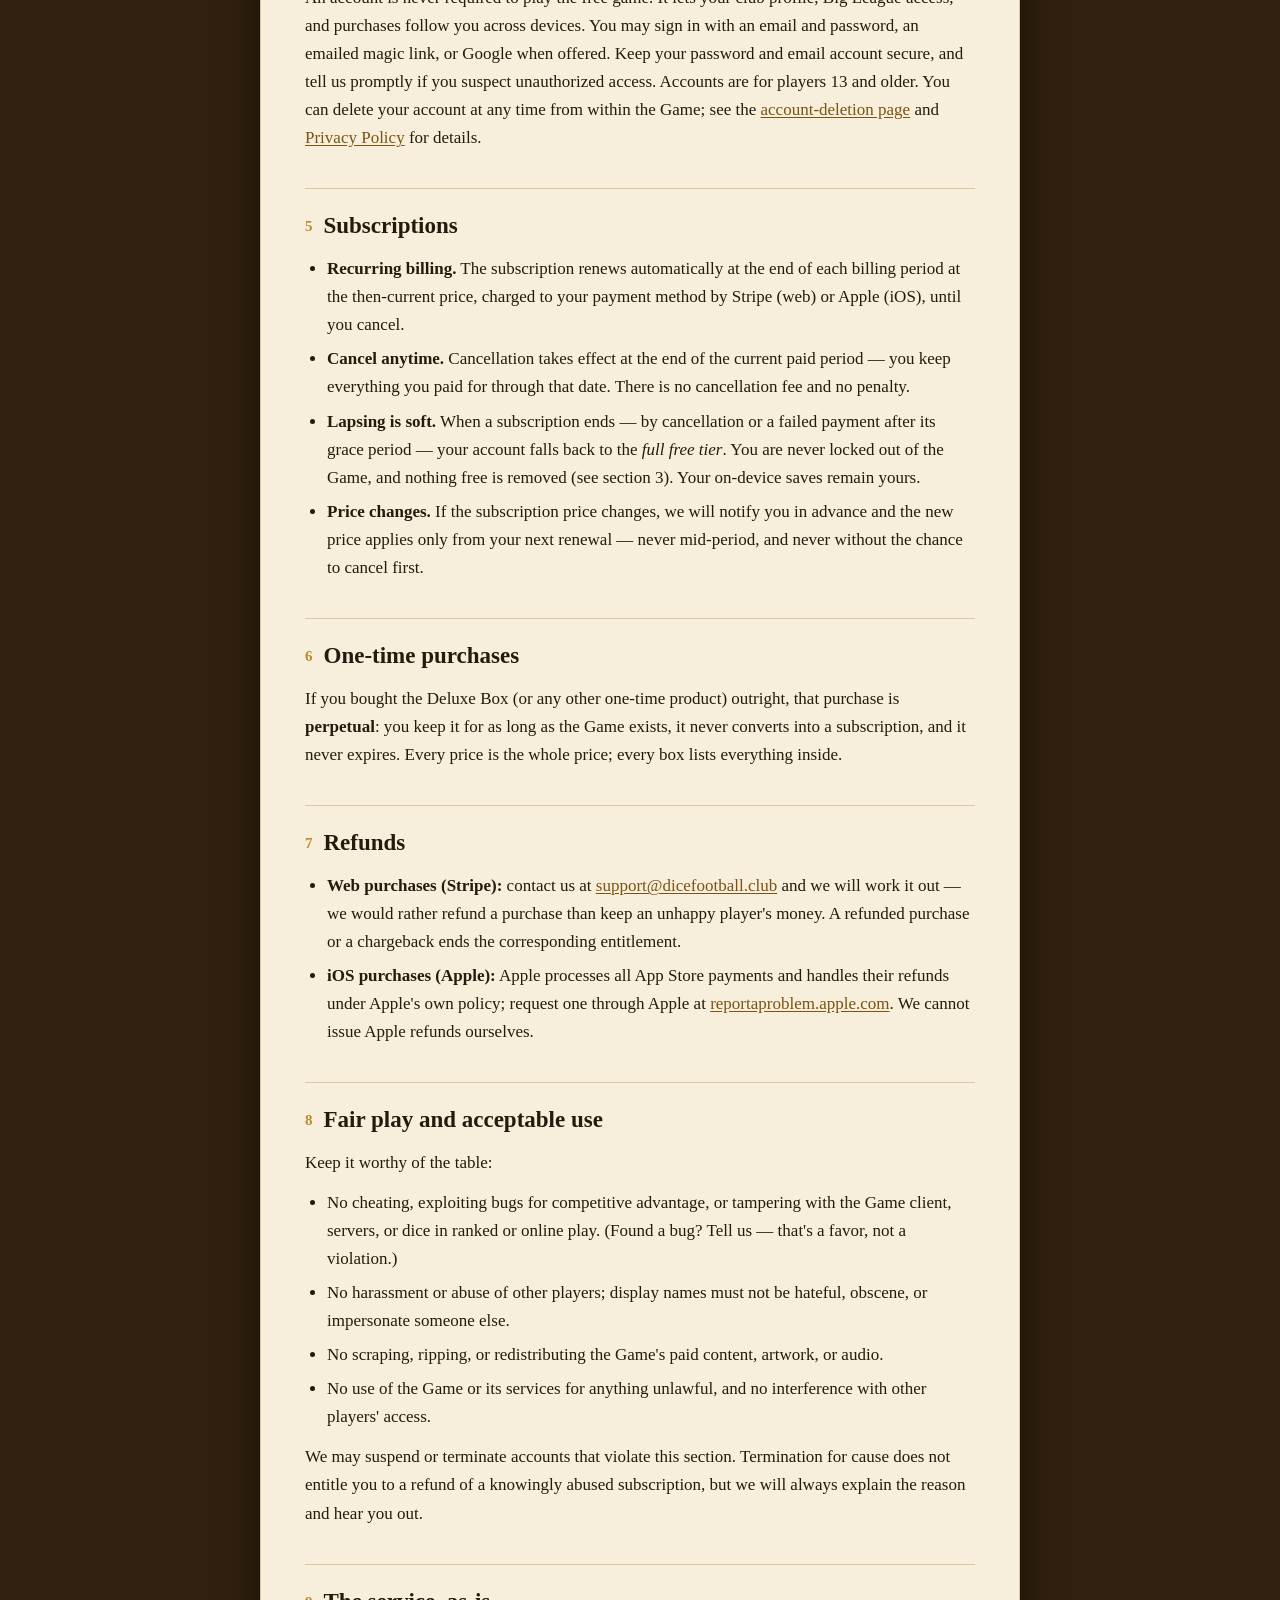
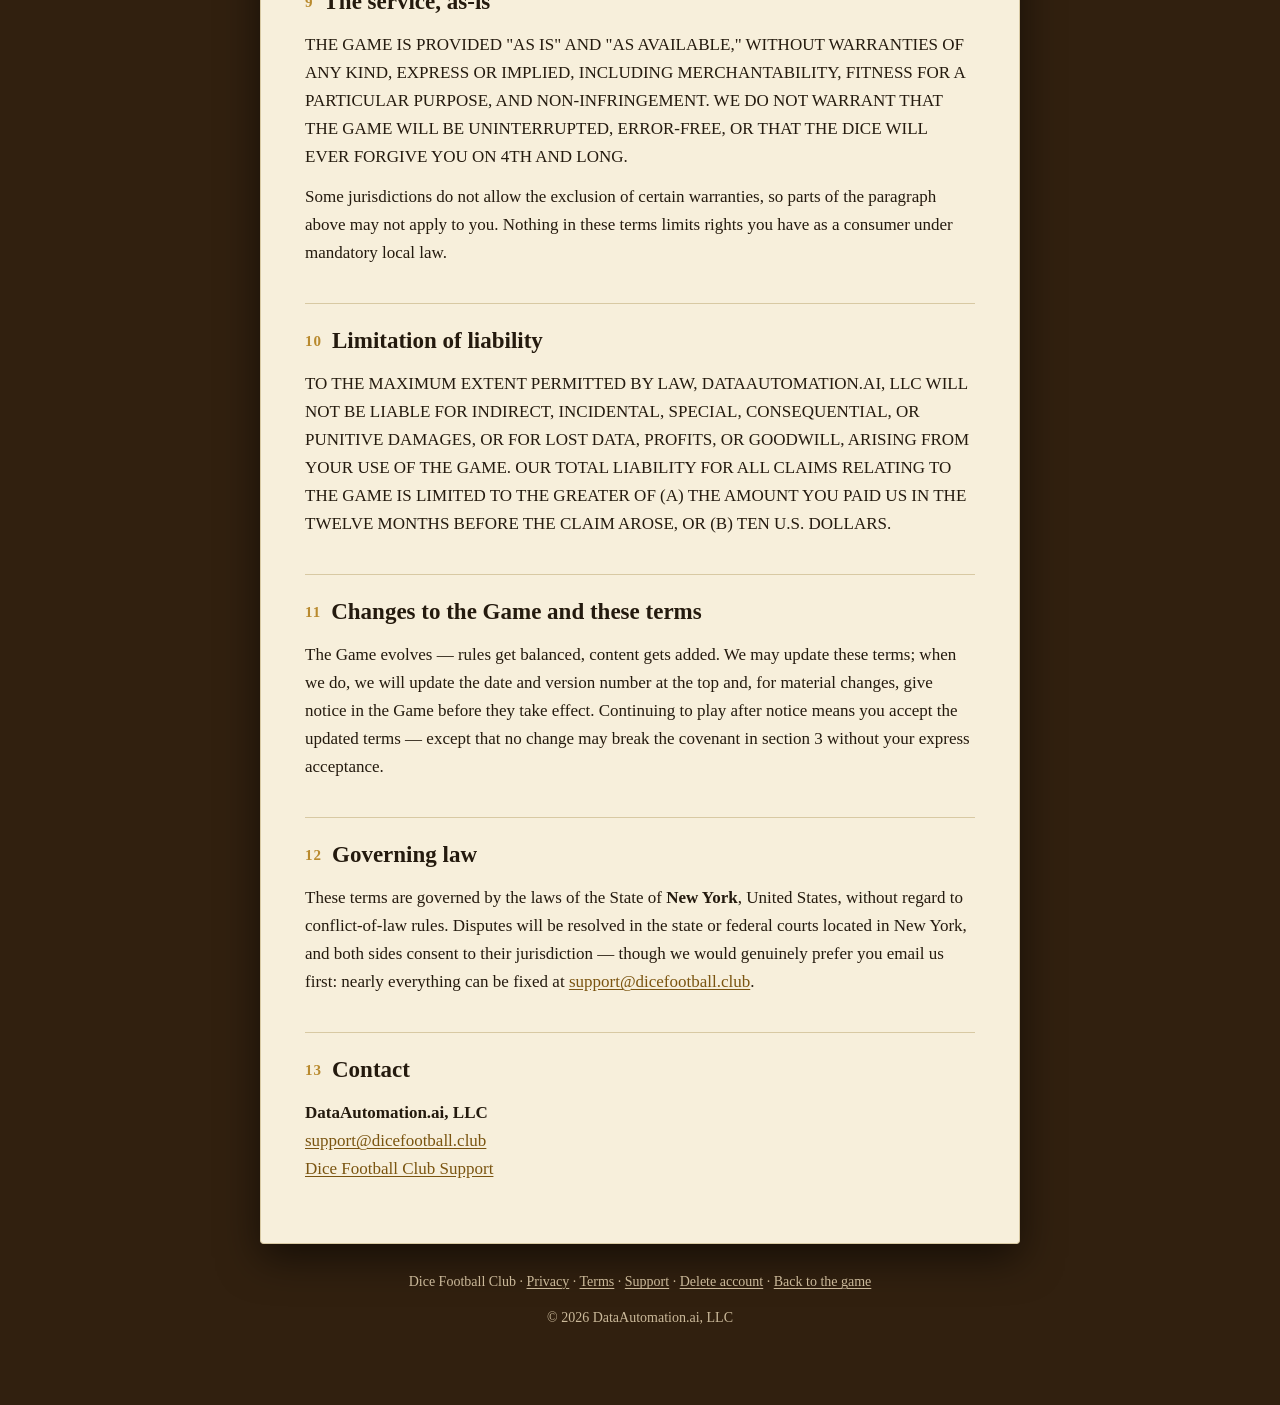
<file: terms.html>
<!doctype html>
<!--
  Dice Football Club — Terms of Service (static, self-contained; commercial kit step 33)

  Production contact: support@dicefootball.club
  Governing law: New York
-->
<html lang="en">
<head>
<meta charset="utf-8">
<meta name="viewport" content="width=device-width, initial-scale=1">
<meta name="robots" content="index, follow">
<title>Terms of Service — Dice Football Club</title>
<style>
  :root {
    --wood: #31200f;
    --wood-edge: #1d1207;
    --wood-mid: #4a3118;
    --card: #f7efdb;
    --card-edge: #d8c9a3;
    --ink: #241a0e;
    --ink-soft: #6b5c43;
    --brass: #b98a2e;
    --accent: #f4b41a;
    --mist: #cbb99a;
  }
  * { margin: 0; padding: 0; box-sizing: border-box; }
  html { -webkit-text-size-adjust: 100%; }
  body {
    background: var(--wood);
    background-image: linear-gradient(180deg, var(--wood-edge) 0%, var(--wood) 120px, var(--wood) 100%);
    color: var(--ink);
    font-family: Georgia, "Iowan Old Style", "Palatino Linotype", Palatino, "Times New Roman", serif;
    font-size: 17px;
    line-height: 1.65;
    padding: 0 0 64px;
  }
  a { color: #7a5410; text-decoration: underline; text-underline-offset: 2px; }
  a:hover { color: var(--brass); }
  a:focus-visible, .navbar a:focus-visible {
    outline: 3px solid var(--accent);
    outline-offset: 2px;
    border-radius: 2px;
  }
  .navbar {
    max-width: 760px;
    margin: 0 auto;
    padding: 20px 20px 14px;
    display: flex;
    flex-wrap: wrap;
    align-items: baseline;
    gap: 8px 18px;
  }
  .wordmark {
    color: var(--card);
    font-weight: 700;
    font-size: 20px;
    letter-spacing: 3px;
    text-transform: uppercase;
    text-decoration: none;
  }
  .wordmark:hover { color: var(--accent); }
  .navbar nav { margin-left: auto; display: flex; gap: 16px; }
  .navbar nav a {
    color: var(--mist);
    font-size: 13px;
    letter-spacing: 2px;
    text-transform: uppercase;
    text-decoration: none;
    border-bottom: 1px solid transparent;
    padding-bottom: 2px;
  }
  .navbar nav a:hover { color: var(--accent); border-bottom-color: var(--brass); }
  .navbar nav a[aria-current="page"] { color: var(--card); border-bottom-color: var(--accent); }
  .sheet {
    background: var(--card);
    border: 1px solid var(--card-edge);
    border-top: 6px solid var(--brass);
    border-radius: 4px;
    box-shadow: 0 14px 40px rgba(0,0,0,.55);
    max-width: 760px;
    margin: 8px auto 0;
    padding: 40px 44px 48px;
  }
  .eyebrow {
    color: var(--brass);
    font-size: 12px;
    font-weight: 700;
    letter-spacing: 3px;
    text-transform: uppercase;
    margin-bottom: 8px;
  }
  h1 {
    font-size: 38px;
    line-height: 1.15;
    font-weight: 700;
    letter-spacing: .5px;
    margin-bottom: 6px;
  }
  .dateline {
    color: var(--ink-soft);
    font-style: italic;
    font-size: 15px;
    margin-bottom: 26px;
  }
  .shortver {
    border: 2px solid var(--brass);
    border-radius: 6px;
    background: linear-gradient(180deg, #fbf5e6, #f3e7c9);
    padding: 20px 22px 18px;
    margin: 0 0 34px;
    box-shadow: inset 0 0 0 4px var(--card), inset 0 0 0 5px var(--card-edge);
  }
  .shortver .stamp {
    color: var(--brass);
    font-size: 12px;
    font-weight: 700;
    letter-spacing: 3px;
    text-transform: uppercase;
    margin-bottom: 8px;
  }
  .shortver ul { padding-left: 20px; }
  .shortver li { margin-bottom: 6px; }
  .shortver li:last-child { margin-bottom: 0; }
  h2 {
    font-size: 23px;
    font-weight: 700;
    margin: 36px 0 10px;
    padding-top: 18px;
    border-top: 1px solid var(--card-edge);
  }
  h2 .no {
    color: var(--brass);
    font-size: 15px;
    font-weight: 700;
    letter-spacing: 1px;
    margin-right: 10px;
    vertical-align: 2px;
  }
  h3 { font-size: 17px; font-weight: 700; margin: 18px 0 6px; }
  p { margin-bottom: 12px; }
  ul, ol { margin: 0 0 12px 22px; }
  li { margin-bottom: 6px; }
  blockquote.covenant {
    border: 2px solid var(--brass);
    border-radius: 6px;
    background: linear-gradient(180deg, #fbf5e6, #f3e7c9);
    padding: 16px 20px;
    margin: 0 0 12px;
    font-style: italic;
  }
  .caps { text-transform: uppercase; }
  footer {
    max-width: 760px;
    margin: 26px auto 0;
    padding: 0 20px;
    color: var(--mist);
    font-size: 14px;
    text-align: center;
  }
  footer a { color: var(--mist); }
  footer a:hover { color: var(--accent); }
  @media (max-width: 640px) {
    body { font-size: 16px; }
    .sheet { margin: 8px 10px 0; padding: 26px 20px 34px; border-radius: 3px; }
    h1 { font-size: 29px; }
    h2 { font-size: 20px; }
    .navbar { padding: 16px 14px 10px; }
    .navbar nav { margin-left: 0; }
  }
  @media (prefers-reduced-motion: reduce) {
    * { animation: none !important; transition: none !important; }
  }
</style>
</head>
<body>

<header class="navbar">
  <a class="wordmark" href="/">Dice Football Club</a>
  <nav aria-label="Legal pages">
    <a href="/privacy.html">Privacy</a>
    <a href="/terms.html" aria-current="page">Terms</a>
    <a href="/support.html">Support</a>
    <a href="/">Back to the game</a>
  </nav>
</header>

<main class="sheet">
  <p class="eyebrow">From the game box · House rules</p>
  <h1>Terms of Service</h1>
  <p class="dateline">Last updated: August 11, 2026 · Effective: August 11, 2026 · Version 1.1</p>

  <aside class="shortver" aria-label="Plain-language summary">
    <p class="stamp">The short version</p>
    <ul>
      <li><strong>The free game is free forever.</strong> Nothing free is ever taken away, and nothing in ranked play is ever for sale. That promise is written into these terms.</li>
      <li>One optional subscription. <strong>Cancel anytime</strong>; you keep access through the period you paid for, then you land back on the full free game — never a locked screen.</li>
      <li>Bought the Deluxe Box outright? <strong>You keep it forever.</strong></li>
      <li>Play fair, don't cheat in ranked, don't abuse other players, don't copy the game.</li>
      <li>Refund questions: <a href="mailto:support@dicefootball.club">support@dicefootball.club</a> for web purchases; Apple handles iOS ones.</li>
    </ul>
  </aside>

  <h2><span class="no">1</span>Who these terms are between</h2>
  <p>These terms are an agreement between you and <strong>DataAutomation.ai, LLC</strong> ("we," "us"), the operator of Dice Football Club (the "Game") at dicefootball.club / dicefootball.netlify.app and in any app store where we publish it. The Game also uses “Gridiron Roll” as its in-game tabletop moniker. By playing the Game you accept these terms. If you do not accept them, do not play — though we would rather you did.</p>

  <h2><span class="no">2</span>Your license to play</h2>
  <p>We grant you a personal, non-exclusive, non-transferable license to play the Game for your own enjoyment. The Game — its rules engine, artwork, voice recordings, music, text, and design — belongs to DataAutomation.ai, LLC and its licensors and is protected by copyright and other intellectual-property law. This license does not permit you to copy, resell, redistribute, or publicly rehost the Game or its assets, or to extract its paid content. Streaming, recording, and writing about your own play is welcome.</p>

  <h2><span class="no">3</span>The free game — our covenant</h2>
  <p>The following is a binding commitment, not marketing:</p>
  <blockquote class="covenant">The free box is free forever. Nothing free is ever taken away. Ranked play is never for sale.</blockquote>
  <p>In plain terms: the free tier of Dice Football Club is a complete game, playable without an account, without ads, and without payment — permanently. Features available in the free tier will not later be moved behind a paywall. And nothing you can buy will ever affect competitive (ranked) play: purchases are teams, audio, cosmetics, and history — never an advantage on the dice. Any future change to these terms that would break this section does not apply to you unless you expressly accept it.</p>

  <h2><span class="no">4</span>Accounts</h2>
  <p>An account is never required to play the free game. It lets your club profile, Big League access, and purchases follow you across devices. You may sign in with an email and password, an emailed magic link, or Google when offered. Keep your password and email account secure, and tell us promptly if you suspect unauthorized access. Accounts are for players 13 and older. You can delete your account at any time from within the Game; see the <a href="/delete-account.html">account-deletion page</a> and <a href="/privacy.html">Privacy Policy</a> for details.</p>

  <h2><span class="no">5</span>Subscriptions</h2>
  <ul>
    <li><strong>Recurring billing.</strong> The subscription renews automatically at the end of each billing period at the then-current price, charged to your payment method by Stripe (web) or Apple (iOS), until you cancel.</li>
    <li><strong>Cancel anytime.</strong> Cancellation takes effect at the end of the current paid period — you keep everything you paid for through that date. There is no cancellation fee and no penalty.</li>
    <li><strong>Lapsing is soft.</strong> When a subscription ends — by cancellation or a failed payment after its grace period — your account falls back to the <em>full free tier</em>. You are never locked out of the Game, and nothing free is removed (see section 3). Your on-device saves remain yours.</li>
    <li><strong>Price changes.</strong> If the subscription price changes, we will notify you in advance and the new price applies only from your next renewal — never mid-period, and never without the chance to cancel first.</li>
  </ul>

  <h2><span class="no">6</span>One-time purchases</h2>
  <p>If you bought the Deluxe Box (or any other one-time product) outright, that purchase is <strong>perpetual</strong>: you keep it for as long as the Game exists, it never converts into a subscription, and it never expires. Every price is the whole price; every box lists everything inside.</p>

  <h2><span class="no">7</span>Refunds</h2>
  <ul>
    <li><strong>Web purchases (Stripe):</strong> contact us at <a href="mailto:support@dicefootball.club">support@dicefootball.club</a> and we will work it out — we would rather refund a purchase than keep an unhappy player's money. A refunded purchase or a chargeback ends the corresponding entitlement.</li>
    <li><strong>iOS purchases (Apple):</strong> Apple processes all App Store payments and handles their refunds under Apple's own policy; request one through Apple at <a href="https://reportaproblem.apple.com" rel="noopener">reportaproblem.apple.com</a>. We cannot issue Apple refunds ourselves.</li>
  </ul>

  <h2><span class="no">8</span>Fair play and acceptable use</h2>
  <p>Keep it worthy of the table:</p>
  <ul>
    <li>No cheating, exploiting bugs for competitive advantage, or tampering with the Game client, servers, or dice in ranked or online play. (Found a bug? Tell us — that's a favor, not a violation.)</li>
    <li>No harassment or abuse of other players; display names must not be hateful, obscene, or impersonate someone else.</li>
    <li>No scraping, ripping, or redistributing the Game's paid content, artwork, or audio.</li>
    <li>No use of the Game or its services for anything unlawful, and no interference with other players' access.</li>
  </ul>
  <p>We may suspend or terminate accounts that violate this section. Termination for cause does not entitle you to a refund of a knowingly abused subscription, but we will always explain the reason and hear you out.</p>

  <h2><span class="no">9</span>The service, as-is</h2>
  <p class="caps">The Game is provided "as is" and "as available," without warranties of any kind, express or implied, including merchantability, fitness for a particular purpose, and non-infringement. We do not warrant that the Game will be uninterrupted, error-free, or that the dice will ever forgive you on 4th and long.</p>
  <p>Some jurisdictions do not allow the exclusion of certain warranties, so parts of the paragraph above may not apply to you. Nothing in these terms limits rights you have as a consumer under mandatory local law.</p>

  <h2><span class="no">10</span>Limitation of liability</h2>
  <p class="caps">To the maximum extent permitted by law, DataAutomation.ai, LLC will not be liable for indirect, incidental, special, consequential, or punitive damages, or for lost data, profits, or goodwill, arising from your use of the Game. Our total liability for all claims relating to the Game is limited to the greater of (a) the amount you paid us in the twelve months before the claim arose, or (b) ten U.S. dollars.</p>

  <h2><span class="no">11</span>Changes to the Game and these terms</h2>
  <p>The Game evolves — rules get balanced, content gets added. We may update these terms; when we do, we will update the date and version number at the top and, for material changes, give notice in the Game before they take effect. Continuing to play after notice means you accept the updated terms — except that no change may break the covenant in section 3 without your express acceptance.</p>

  <h2><span class="no">12</span>Governing law</h2>
  <p>These terms are governed by the laws of the State of <strong>New York</strong>, United States, without regard to conflict-of-law rules. Disputes will be resolved in the state or federal courts located in New York, and both sides consent to their jurisdiction — though we would genuinely prefer you email us first: nearly everything can be fixed at <a href="mailto:support@dicefootball.club">support@dicefootball.club</a>.</p>

  <h2><span class="no">13</span>Contact</h2>
  <p><strong>DataAutomation.ai, LLC</strong><br>
  <a href="mailto:support@dicefootball.club">support@dicefootball.club</a><br>
  <a href="/support.html">Dice Football Club Support</a></p>
</main>

<footer>
  <p>Dice Football Club · <a href="/privacy.html">Privacy</a> · <a href="/terms.html">Terms</a> · <a href="/support.html">Support</a> · <a href="/delete-account.html">Delete account</a> · <a href="/">Back to the game</a></p>
  <p>© <span data-current-year>2026</span> DataAutomation.ai, LLC</p>
</footer>

<script>
  document.querySelectorAll('[data-current-year]').forEach(function (node) {
    node.textContent = String(new Date().getFullYear());
  });
</script>
</body>
</html>
</file>
<file: styles.css>
:root {
  --desk-black: #160d08;
  --desk-brown: #3d2112;
  --felt: #193c2a;
  --felt-light: #2f6842;
  --box-cream: #f0d797;
  --paper: #f5e9c8;
  --chalk: #fff9e8;
  --vintage-red: #a83224;
  --vintage-red-dark: #6d1712;
  --brass: #e4b94a;
  --brass-dark: #8a5a12;
  --ink: #24150b;
  --display: Rockwell, "Roboto Slab", "Courier New", serif;
  --athletic: Impact, Haettenschweiler, "Arial Narrow Bold", "Arial Narrow", sans-serif;
  --body: "Avenir Next", Avenir, "Trebuchet MS", system-ui, sans-serif;
  --utility: "Courier New", Courier, monospace;
}

* {
  box-sizing: border-box;
}

html {
  color-scheme: dark;
  scroll-behavior: smooth;
  background: var(--desk-black);
}

body {
  margin: 0;
  min-width: 320px;
  min-height: 100vh;
  color: var(--chalk);
  font-family: var(--body);
  background:
    radial-gradient(circle at 75% 12%, rgba(221, 151, 51, 0.18), transparent 32rem),
    linear-gradient(135deg, #0d0806, var(--desk-black) 42%, #27130b);
}

body::before {
  position: fixed;
  inset: 0;
  z-index: 20;
  pointer-events: none;
  content: "";
  opacity: 0.17;
  mix-blend-mode: soft-light;
  background-image: url("./assets/desk-scene.webp");
  background-size: cover;
  filter: contrast(1.1) saturate(0.7);
}

a {
  color: inherit;
}

.skip-link {
  position: fixed;
  top: 10px;
  left: 10px;
  z-index: 100;
  padding: 12px 16px;
  color: var(--ink);
  font-weight: 900;
  background: var(--chalk);
  border-radius: 4px;
  transform: translateY(-160%);
  transition: transform 150ms ease;
}

.skip-link:focus {
  transform: translateY(0);
}

.hero {
  position: relative;
  display: grid;
  grid-template-columns: minmax(290px, 0.8fr) minmax(540px, 1.35fr);
  align-items: center;
  min-height: 100svh;
  padding: clamp(28px, 4vw, 68px) clamp(24px, 5vw, 88px);
  overflow: hidden;
  isolation: isolate;
}

.hero::before {
  position: absolute;
  inset: 0;
  z-index: -4;
  content: "";
  background:
    linear-gradient(90deg, rgba(9, 5, 3, 0.98) 0%, rgba(18, 9, 5, 0.9) 31%, rgba(18, 9, 5, 0.16) 72%),
    url("./assets/home-hero-tabletop-v1.webp") center / cover no-repeat;
  transform: scale(1.02);
}

.hero::after {
  position: absolute;
  inset: 0;
  z-index: -3;
  content: "";
  pointer-events: none;
  background:
    linear-gradient(180deg, rgba(0, 0, 0, 0.22), transparent 30%, transparent 72%, rgba(0, 0, 0, 0.78)),
    radial-gradient(circle at 67% 38%, transparent 0 22%, rgba(0, 0, 0, 0.42) 76%);
}

.hero-copy {
  position: relative;
  z-index: 5;
  max-width: 610px;
  padding: clamp(18px, 2.2vw, 34px) 0;
  text-shadow: 0 3px 22px rgba(0, 0, 0, 0.92);
}

.brand-lockup {
  margin: 0;
  line-height: 0.87;
  text-transform: uppercase;
}

.club-name,
.presents,
.game-name {
  display: block;
}

.club-name {
  color: var(--box-cream);
  font-family: var(--display);
  font-size: clamp(1rem, 1.45vw, 1.28rem);
  font-weight: 900;
  letter-spacing: 0.18em;
  line-height: 1.2;
}

.presents {
  margin: 0.32rem 0 0.42rem;
  color: var(--brass);
  font-family: var(--utility);
  font-size: clamp(0.78rem, 1.1vw, 1rem);
  font-weight: 700;
  letter-spacing: 0.32em;
  line-height: 1;
  text-transform: lowercase;
}

.game-name {
  max-width: 7.4ch;
  color: var(--chalk);
  font-family: var(--athletic);
  font-size: clamp(4.35rem, 8.4vw, 9.6rem);
  font-stretch: condensed;
  letter-spacing: 0.015em;
  -webkit-text-stroke: 1px rgba(240, 215, 151, 0.4);
  filter: drop-shadow(4px 5px 0 var(--vintage-red-dark));
}

.hero-rule {
  margin: clamp(22px, 3vh, 38px) 0 0;
  color: #f8edd1;
  font-family: var(--display);
  font-size: clamp(1.06rem, 1.55vw, 1.36rem);
  font-weight: 700;
  line-height: 1.48;
}

.hero-actions {
  display: flex;
  flex-wrap: wrap;
  align-items: center;
  gap: 18px 22px;
  margin-top: clamp(22px, 3.4vh, 42px);
}

.launch-button {
  position: relative;
  display: grid;
  grid-template-columns: 1fr auto;
  min-width: min(100%, 320px);
  min-height: 66px;
  padding: 10px 62px 10px 20px;
  color: #fff8dd;
  text-decoration: none;
  text-transform: uppercase;
  background:
    linear-gradient(180deg, rgba(255, 255, 255, 0.08), transparent 42%),
    var(--vintage-red);
  border: 2px solid #f4d480;
  border-radius: 7px;
  box-shadow:
    0 7px 0 #57120e,
    0 16px 36px rgba(0, 0, 0, 0.48),
    inset 0 0 0 2px rgba(88, 16, 11, 0.32);
  transition: transform 160ms ease, box-shadow 160ms ease, filter 160ms ease;
}

.launch-button::before,
.launch-button::after {
  position: absolute;
  top: 7px;
  bottom: 7px;
  width: 6px;
  content: "";
  border-top: 1px solid rgba(255, 237, 185, 0.65);
  border-bottom: 1px solid rgba(255, 237, 185, 0.65);
}

.launch-button::before {
  left: 8px;
  border-left: 1px solid rgba(255, 237, 185, 0.65);
}

.launch-button::after {
  right: 8px;
  border-right: 1px solid rgba(255, 237, 185, 0.65);
}

.launch-button:hover {
  filter: brightness(1.08) saturate(1.08);
  transform: translateY(-2px);
  box-shadow:
    0 9px 0 #57120e,
    0 20px 42px rgba(0, 0, 0, 0.54),
    inset 0 0 0 2px rgba(88, 16, 11, 0.28);
}

.launch-button:active {
  transform: translateY(5px);
  box-shadow:
    0 2px 0 #57120e,
    0 8px 18px rgba(0, 0, 0, 0.5),
    inset 0 0 0 2px rgba(88, 16, 11, 0.28);
}

.launch-button:focus-visible,
.compare-link:focus-visible,
.season-ticket:focus-visible,
.site-footer a:focus-visible {
  outline: 4px solid var(--chalk);
  outline-offset: 5px;
}

.launch-button__small,
.launch-button__main {
  grid-column: 1;
}

.launch-button__small {
  align-self: end;
  color: #f5d995;
  font-family: var(--utility);
  font-size: 0.69rem;
  font-weight: 700;
  letter-spacing: 0.08em;
}

.launch-button__main {
  align-self: start;
  margin-top: 2px;
  font-family: var(--display);
  font-size: 1.07rem;
  font-weight: 900;
  letter-spacing: 0.035em;
}

.launch-button__arrow {
  position: absolute;
  top: 50%;
  right: 24px;
  font-size: 2rem;
  line-height: 1;
  transform: translateY(-54%);
  transition: transform 160ms ease;
}

.launch-button:hover .launch-button__arrow {
  transform: translate(4px, -54%);
}

.compare-link {
  display: inline-flex;
  min-height: 48px;
  align-items: center;
  color: #f5e7bd;
  font-size: 0.86rem;
  font-weight: 900;
  letter-spacing: 0.07em;
  text-decoration-color: var(--brass);
  text-decoration-thickness: 2px;
  text-underline-offset: 5px;
  text-transform: uppercase;
}

.hero-footnote {
  margin: 22px 0 0;
  color: rgba(255, 249, 232, 0.72);
  font-family: var(--utility);
  font-size: 0.72rem;
  letter-spacing: 0.04em;
}

.tabletop-scene {
  position: relative;
  z-index: 2;
  align-self: stretch;
  min-height: min(79vh, 780px);
  perspective: 1450px;
}

.lamp-glow {
  position: absolute;
  top: -12%;
  right: -9%;
  width: 73%;
  aspect-ratio: 1;
  pointer-events: none;
  background: radial-gradient(circle, rgba(255, 197, 88, 0.27), rgba(255, 160, 35, 0.08) 38%, transparent 68%);
  filter: blur(8px);
}

.field-rig {
  position: absolute;
  top: 10%;
  right: -5%;
  width: min(100%, 930px);
  aspect-ratio: 1.42;
  overflow: hidden;
  background: #4d2918;
  border: clamp(8px, 1vw, 15px) solid #5c331b;
  border-radius: 9px 18px 13px 7px;
  box-shadow:
    0 48px 60px rgba(0, 0, 0, 0.72),
    0 10px 0 #251208,
    inset 0 0 0 2px #bb8448;
  transform: rotateX(8deg) rotateZ(-1.5deg) translateZ(-30px);
  transform-origin: 50% 80%;
  animation: field-unfold 1100ms cubic-bezier(0.16, 0.84, 0.34, 1) both;
}

.cardboard-field {
  display: block;
  width: 100%;
  height: 100%;
  object-fit: cover;
  object-position: center;
  filter: saturate(0.94) contrast(1.04) brightness(0.9);
}

.field-sheen {
  position: absolute;
  inset: 0;
  pointer-events: none;
  background:
    linear-gradient(112deg, rgba(255, 240, 192, 0.16), transparent 24%, transparent 72%, rgba(255, 217, 125, 0.08)),
    repeating-linear-gradient(90deg, rgba(255, 255, 255, 0.025) 0 1px, transparent 1px 11%);
  mix-blend-mode: screen;
}

.game-box {
  position: absolute;
  left: -10%;
  bottom: -2%;
  z-index: 4;
  width: min(47%, 455px);
  height: auto;
  filter: drop-shadow(0 30px 24px rgba(0, 0, 0, 0.72));
  transform: rotate(-9deg) translate3d(0, 0, 70px);
  animation: box-settle 1250ms cubic-bezier(0.18, 0.82, 0.26, 1.04) both;
}

/*
 * Dice + season label share one dock so the ticket stays under the
 * landed cubes. They used to be two absolute siblings at the same
 * floor, and "What comes in each season?" printed through the d20.
 */
.hero-dice-dock {
  position: absolute;
  right: 5%;
  bottom: max(16px, env(safe-area-inset-bottom, 0px));
  z-index: 7;
  display: flex;
  flex-direction: column;
  align-items: center;
  gap: 20px;
  pointer-events: none;
}

.dice-tray {
  display: flex;
  gap: clamp(10px, 1.6vw, 28px);
  align-items: flex-end;
  justify-content: center;
  /* Painted d20 + 3D cubes hang past the seats; this is the air under them. */
  padding-bottom: 36px;
}

/*
 * DICE THAT LAND.
 *
 * They used to spin in mid-air forever, on six Unicode glyph faces — and a
 * glyph is a picture of a whole die, so every cube face was its own little
 * outlined die. The two dice were also held at opposite pitch, one showing
 * its top and one its underside. Nothing about that could sit on a table.
 *
 * Three nested jobs, deliberately kept apart:
 *   .die-seat   the patch of table this die comes to rest on. Never moves,
 *               never rotates, and owns the perspective — one vanishing
 *               point per die, or the off-centre die shears.
 *   .die-hop    the throw arc and the two bounces. Translation only.
 *   .die        the cube. Rotation only.
 * The shadow is a sibling of the cube, not a child, so it stays down on the
 * wood while the die is in the air and shrinks instead of flying with it.
 *
 * Base styles are the LANDED state; the animation only plays the arrival.
 * Reduced motion, or no CSS animation at all, still leaves two pip d6 and
 * the 3D d20 plate at rest on the table.
 */
.die-seat {
  position: relative;
  width: 58px;
  height: 58px;
  perspective: 640px;
  perspective-origin: 50% 34%;
}

.die-seat--two {
  margin-bottom: 7px;
}

.die-seat--d20 {
  width: 118px;
  height: 118px;
  margin: 0 -10px 6px;
  perspective: none;
}

.die-seat--d20 .die-shadow {
  width: 108px;
  height: 26px;
  margin-left: -54px;
  bottom: 4px;
}

.die-d20 {
  position: absolute;
  inset: -14%;
  width: 128%;
  height: 128%;
  object-fit: contain;
  pointer-events: none;
  transform: rotate(-8deg);
}

.die-shadow {
  position: absolute;
  bottom: -8px;
  left: 50%;
  width: 76px;
  height: 21px;
  margin-left: -38px;
  border-radius: 50%;
  background: radial-gradient(ellipse at 56% 44%, rgba(0, 0, 0, 0.66), rgba(0, 0, 0, 0.3) 50%, rgba(0, 0, 0, 0) 74%);
  opacity: 0.55;
  will-change: transform, opacity;
}

.die-hop {
  position: absolute;
  inset: 0;
  transform-style: preserve-3d;
}

.die {
  position: absolute;
  inset: 0;
  transform-style: preserve-3d;
}

/* One pitch for both dice: two dice on one table can differ in which way
   they face, never in which way is up. Only the yaw is scattered. */
.die-one {
  transform: rotateX(-17deg) rotateY(24deg);
}

.die-two {
  transform: rotateX(-17deg) rotateY(-31deg);
}

.die-face {
  position: absolute;
  inset: 0;
  border-radius: 7px;
  background:
    radial-gradient(circle at 30% 22%, rgba(255, 255, 255, 0.8), rgba(255, 255, 255, 0) 44%),
    linear-gradient(152deg, #fcf4dd 4%, #f1e4c2 46%, #d8c497 100%);
  box-shadow:
    inset 0 0 0 1px rgba(124, 94, 43, 0.5),
    inset -5px -6px 11px rgba(103, 72, 26, 0.2),
    inset 4px 5px 9px rgba(255, 252, 236, 0.55);
  backface-visibility: hidden;
}

/* The desk lamp is up and to the right: the top face is the brightest and
   the left face is the one in shade. Without this a cube reads as a sticker. */
.die-face::after {
  content: "";
  position: absolute;
  inset: 0;
  border-radius: inherit;
  background: var(--shade, none);
}

.die-face i {
  position: absolute;
  width: 17%;
  height: 17%;
  border-radius: 50%;
  background: radial-gradient(circle at 34% 28%, #493628, #180f08 64%);
  box-shadow:
    inset 0 1px 1px rgba(0, 0, 0, 0.55),
    0 1px 0 rgba(255, 250, 232, 0.4);
}

.die-face .tl { top: 17%; left: 17%; }
.die-face .tr { top: 17%; right: 17%; }
.die-face .ml { top: 41.5%; left: 17%; }
.die-face .mr { top: 41.5%; right: 17%; }
.die-face .cc { top: 41.5%; left: 41.5%; }
.die-face .bl { bottom: 17%; left: 17%; }
.die-face .br { bottom: 17%; right: 17%; }

.face-top {
  transform: rotateX(90deg) translateZ(29px);
  --shade: linear-gradient(186deg, rgba(255, 255, 255, 0.3), rgba(255, 255, 255, 0) 72%);
}

.face-bottom {
  transform: rotateX(-90deg) translateZ(29px);
  --shade: linear-gradient(0deg, rgba(46, 27, 8, 0.4), rgba(46, 27, 8, 0.18));
}

.face-front {
  transform: translateZ(29px);
  --shade: linear-gradient(180deg, rgba(46, 27, 8, 0.04), rgba(46, 27, 8, 0.16));
}

.face-back {
  transform: rotateY(180deg) translateZ(29px);
  --shade: linear-gradient(180deg, rgba(46, 27, 8, 0.1), rgba(46, 27, 8, 0.24));
}

.face-right {
  transform: rotateY(90deg) translateZ(29px);
  --shade: linear-gradient(90deg, rgba(46, 27, 8, 0.02), rgba(46, 27, 8, 0.2));
}

.face-left {
  transform: rotateY(-90deg) translateZ(29px);
  --shade: linear-gradient(270deg, rgba(46, 27, 8, 0.06), rgba(46, 27, 8, 0.3));
}

/* The throw: once, on load, and then they stay put. */
.die-seat--one .die-hop { animation: dice-arc-one 1500ms linear 300ms both; }
.die-seat--one .die { animation: dice-tumble-one 1500ms linear 300ms both; }
.die-seat--one .die-shadow { animation: dice-shade-one 1500ms linear 300ms both; }
.die-seat--two .die-hop { animation: dice-arc-two 1560ms linear 440ms both; }
.die-seat--two .die { animation: dice-tumble-two 1560ms linear 440ms both; }
.die-seat--two .die-shadow { animation: dice-shade-two 1560ms linear 440ms both; }
.die-seat--d20 .die-hop { animation: dice-arc-d20 1620ms linear 360ms both; }
.die-seat--d20 .die-d20 { animation: dice-tumble-d20 1620ms linear 360ms both; }
.die-seat--d20 .die-shadow { animation: dice-shade-d20 1620ms linear 360ms both; }

.season-ticket {
  display: flex;
  min-height: 44px;
  align-items: center;
  gap: 12px;
  color: rgba(255, 249, 232, 0.82);
  font-family: var(--utility);
  font-size: 0.72rem;
  font-weight: 700;
  letter-spacing: 0.08em;
  text-decoration: none;
  text-transform: uppercase;
  pointer-events: auto;
}

.season-ticket span:last-child {
  color: var(--brass);
  font-size: 1.2rem;
  animation: nudge-down 1.8s ease-in-out infinite;
}

.launch-status {
  position: absolute;
  width: 1px;
  height: 1px;
  overflow: hidden;
  clip: rect(0 0 0 0);
  clip-path: inset(50%);
  white-space: nowrap;
}

.season-section {
  position: relative;
  z-index: 2;
  padding: clamp(52px, 8vw, 118px) clamp(16px, 4vw, 64px);
  color: var(--ink);
  background:
    linear-gradient(rgba(20, 10, 5, 0.22), rgba(20, 10, 5, 0.42)),
    url("./assets/desk-scene.webp") center / cover fixed;
}

.playbook-sheet {
  position: relative;
  max-width: 1120px;
  margin: 0 auto;
  padding: clamp(22px, 4vw, 56px);
  background:
    repeating-linear-gradient(0deg, rgba(97, 68, 29, 0.027) 0 1px, transparent 1px 5px),
    var(--paper);
  border: 1px solid #d0ac67;
  border-radius: 5px;
  box-shadow:
    0 42px 90px rgba(0, 0, 0, 0.64),
    0 0 0 8px rgba(53, 25, 11, 0.5),
    inset 0 0 60px rgba(116, 75, 29, 0.12);
  transform: rotate(-0.2deg);
}

.playbook-sheet::before {
  position: absolute;
  top: -17px;
  left: 50%;
  width: min(45%, 380px);
  height: 38px;
  content: "";
  background: rgba(215, 190, 133, 0.78);
  box-shadow: 0 4px 10px rgba(57, 34, 12, 0.2);
  transform: translateX(-50%) rotate(0.8deg);
  clip-path: polygon(2% 10%, 100% 0, 97% 100%, 0 87%);
}

.season-heading {
  display: grid;
  grid-template-columns: minmax(280px, 0.9fr) minmax(320px, 1.1fr);
  gap: 28px 54px;
  align-items: end;
  padding-bottom: clamp(22px, 3vw, 38px);
  border-bottom: 4px double #8e672d;
}

.section-kicker {
  margin: 0 0 8px;
  color: var(--vintage-red-dark);
  font-family: var(--utility);
  font-size: 0.73rem;
  font-weight: 900;
  letter-spacing: 0.15em;
  text-transform: uppercase;
}

.season-heading h2 {
  margin: 0;
  color: #2a351d;
  font-family: var(--athletic);
  font-size: clamp(2.8rem, 5.5vw, 5rem);
  font-weight: 900;
  letter-spacing: 0.015em;
  line-height: 0.88;
  text-transform: uppercase;
}

.season-heading h2 > span {
  display: block;
  white-space: nowrap;
}

.season-vs {
  color: var(--vintage-red-dark);
}

.season-heading > p {
  max-width: 55ch;
  margin: 0;
  color: #48351e;
  font-family: var(--display);
  font-size: clamp(0.98rem, 1.4vw, 1.16rem);
  font-weight: 700;
  line-height: 1.55;
}

.chart-frame {
  margin-top: clamp(22px, 4vw, 42px);
  overflow: hidden;
  border: 2px solid #6b4a22;
  border-radius: 4px;
  box-shadow: 5px 6px 0 rgba(78, 49, 19, 0.14);
}

.season-chart {
  width: 100%;
  border-collapse: collapse;
  table-layout: fixed;
  background: rgba(255, 251, 235, 0.42);
}

.season-chart th,
.season-chart td {
  padding: 15px 18px;
  text-align: left;
  vertical-align: middle;
  border-right: 1px solid rgba(100, 71, 30, 0.28);
  border-bottom: 1px solid rgba(100, 71, 30, 0.25);
}

.season-chart th:last-child,
.season-chart td:last-child {
  border-right: 0;
}

.season-chart thead th {
  color: #fff7dd;
  font-family: var(--display);
  font-size: 0.9rem;
  letter-spacing: 0.05em;
  text-transform: uppercase;
  background: #243d2a;
  border-color: #506c4b;
}

.season-chart thead th:first-child {
  width: 56%;
}

.season-chart thead th:not(:first-child) {
  width: 22%;
  text-align: center;
}

.season-chart thead span,
.season-chart thead small {
  display: block;
}

.season-chart thead small {
  margin-top: 4px;
  color: #d7c188;
  font-family: var(--utility);
  font-size: 0.64rem;
  letter-spacing: 0.04em;
}

.season-chart tbody th {
  color: #312412;
  font-family: var(--display);
  font-size: 0.98rem;
  line-height: 1.22;
}

.season-chart tbody th small {
  display: block;
  margin-top: 5px;
  color: #6c5534;
  font-family: var(--body);
  font-size: 0.77rem;
  font-weight: 600;
  line-height: 1.34;
}

.season-chart tbody td {
  text-align: center;
}

.season-chart tbody tr:not(.chart-band):nth-child(odd) {
  background: rgba(116, 82, 35, 0.05);
}

.season-chart .chart-band th {
  padding: 9px 18px;
  color: #fff6dc;
  font-family: var(--utility);
  font-size: 0.7rem;
  font-weight: 900;
  letter-spacing: 0.14em;
  text-transform: uppercase;
  background: #755024;
  border-color: #5c3b18;
}

.season-chart .chart-band--pro th {
  background: var(--vintage-red-dark);
  border-color: #50100d;
}

.included,
.not-included,
.coming {
  display: inline-grid;
  width: 34px;
  height: 34px;
  place-items: center;
  border-radius: 50%;
}

.included {
  color: #fff9e7;
  background: #2e5d38;
  border: 2px solid #21482b;
  box-shadow: inset 0 0 0 2px rgba(255, 255, 255, 0.13);
}

.not-included {
  color: #8b7350;
  background: rgba(105, 78, 42, 0.08);
  border: 1px solid rgba(105, 78, 42, 0.18);
}

.coming {
  color: #5c3b18;
  background: rgba(196, 149, 66, 0.16);
  border: 1px dashed rgba(92, 59, 24, 0.35);
}

.season-chart .chart-band--coming th {
  background: #6b5230;
  border-color: #4f3b22;
}

.season-price {
  max-width: 720px;
  margin: 28px auto 0;
  padding: 16px 18px;
  text-align: center;
  color: #3d2914;
  background: rgba(255, 249, 231, 0.72);
  border: 1px solid rgba(92, 59, 24, 0.22);
  border-radius: 10px;
  font-size: 1.05rem;
  line-height: 1.45;
}

.season-price small {
  display: block;
  margin-top: 6px;
  color: #5c4630;
  font-size: 0.92rem;
}

.included b,
.not-included b,
.coming b {
  font-size: 1.1rem;
  line-height: 1;
}

.fair-play-note {
  display: flex;
  max-width: 720px;
  margin: 34px auto 0;
  align-items: center;
  gap: 14px;
  justify-content: center;
  color: #493316;
  text-align: center;
}

.fair-play-note__seal {
  display: grid;
  flex: 0 0 auto;
  width: 44px;
  height: 44px;
  place-items: center;
  color: #fff5d0;
  background: var(--vintage-red-dark);
  border: 3px double #dbb358;
  border-radius: 50%;
}

.fair-play-note p {
  margin: 0;
  font-family: var(--display);
  font-size: 0.9rem;
  line-height: 1.4;
}

.fair-play {
  max-width: 720px;
  margin: 42px auto 0;
  padding: 28px 26px 24px;
  color: #2a1c08;
  background: rgba(255, 249, 232, 0.72);
  border: 3px double #8e672d;
  border-radius: 4px;
}

.fair-play .section-kicker {
  margin-bottom: 6px;
}

.fair-play h2 {
  margin: 0 0 12px;
  color: #2a351d;
  font-family: var(--athletic);
  font-size: clamp(1.4rem, 3vw, 2rem);
  letter-spacing: 0.02em;
  line-height: 1.05;
  text-transform: uppercase;
}

.fair-play__lead,
.fair-play__foot {
  margin: 0;
  font-family: var(--display);
  font-size: 0.98rem;
  line-height: 1.45;
}

.fair-play__steps {
  margin: 16px 0;
  padding-left: 1.2em;
  font-family: var(--body);
  font-size: 0.95rem;
  line-height: 1.5;
}

.fair-play__steps li + li {
  margin-top: 8px;
}

.fair-play__foot {
  color: #5c4a26;
  font-size: 0.88rem;
}

.launch-button--final {
  width: min(100%, 430px);
  margin: 34px auto 0;
  text-shadow: 0 2px 5px rgba(0, 0, 0, 0.42);
}

.site-footer {
  position: relative;
  z-index: 3;
  display: flex;
  min-height: 88px;
  padding: 22px clamp(18px, 4vw, 60px);
  align-items: center;
  justify-content: space-between;
  gap: 18px 32px;
  color: rgba(255, 249, 232, 0.65);
  font-family: var(--utility);
  font-size: 0.7rem;
  letter-spacing: 0.05em;
  background: #0d0705;
  border-top: 1px solid #55311a;
}

.site-footer p {
  margin: 0;
}

.site-footer nav {
  display: flex;
  gap: 18px;
}

.site-footer a {
  min-height: 44px;
  display: inline-flex;
  align-items: center;
  text-underline-offset: 4px;
}

.noscript-note {
  position: fixed;
  right: 16px;
  bottom: 16px;
  z-index: 50;
  max-width: 380px;
  margin: 0;
  padding: 16px;
  color: var(--ink);
  background: var(--paper);
  border: 2px solid var(--brass-dark);
}

.visually-hidden {
  position: absolute !important;
  width: 1px !important;
  height: 1px !important;
  padding: 0 !important;
  margin: -1px !important;
  overflow: hidden !important;
  clip: rect(0, 0, 0, 0) !important;
  white-space: nowrap !important;
  border: 0 !important;
}

body.is-launching .hero-copy {
  animation: copy-kickoff 850ms ease-in both;
}

body.is-launching .field-rig {
  animation: field-kickoff 950ms cubic-bezier(0.2, 0.8, 0.2, 1) both;
}

body.is-launching .game-box {
  animation: box-kickoff 900ms cubic-bezier(0.3, 0.6, 0.2, 1) both;
}

body.is-launching .die-one {
  animation: kickoff-die-one 900ms cubic-bezier(0.2, 0.7, 0.3, 1) both;
}

body.is-launching .die-two {
  animation: kickoff-die-two 900ms cubic-bezier(0.2, 0.7, 0.3, 1) 40ms both;
}

body.is-launching .die-d20 {
  animation: kickoff-die-d20 900ms cubic-bezier(0.2, 0.7, 0.3, 1) 20ms both;
}

/* The dice leave the table on kickoff, so their shadows go with them instead
   of staying printed on the wood. */
body.is-launching .die-shadow {
  animation: kickoff-die-shadow 460ms ease-out both;
}

#dfc-sound-bar {
  position: fixed;
  top: 8px;
  left: auto;
  right: 8px;
  z-index: 2147483647;
  display: flex;
  align-items: center;
  width: 34px;
  height: 34px;
  padding: 2px;
  background: rgba(26, 18, 8, 0.9);
  border: 1px solid #c9a227;
  border-radius: 50%;
  box-sizing: border-box;
  pointer-events: auto;
  overflow: visible;
}

#dfc-music-play,
#dfc-music-sink {
  flex: 0 0 auto;
  width: 28px;
  height: 28px;
  padding: 0;
  color: #1a1208;
  font: 800 16px/1 Georgia, serif;
  letter-spacing: 0;
  text-transform: uppercase;
  background: #e4b94a;
  border: 0;
  border-radius: 50%;
  cursor: pointer;
}

#dfc-music-sink {
  display: none;
}

#dfc-sound-bar-label {
  position: absolute;
  width: 1px;
  height: 1px;
  overflow: hidden;
  clip: rect(0 0 0 0);
  white-space: nowrap;
}

#dfc-picker-theme {
  flex: 1;
  height: 36px;
  min-width: 120px;
  opacity: 1;
  pointer-events: none;
}

.game-frame {
  position: fixed;
  inset: 0;
  width: 100%;
  height: 100%;
  border: 0;
  z-index: 40;
  background: #160d08;
  opacity: 0;
  pointer-events: none;
}

body.is-in-game .game-frame {
  top: 0;
  height: 100%;
  opacity: 1;
  pointer-events: auto;
}

/* The launcher owns the opener; the game owns its mixer. Never stack both
   control surfaces over the field after kickoff. */
body.is-in-game #dfc-sound-bar {
  display: none;
}

@keyframes field-unfold {
  from { opacity: 0; transform: rotateX(24deg) rotateZ(-4deg) scale(0.76) translate3d(11%, 4%, -100px); }
  to { opacity: 1; transform: rotateX(8deg) rotateZ(-1.5deg) scale(1) translateZ(-30px); }
}

@keyframes box-settle {
  from { opacity: 0; transform: rotate(-24deg) translate3d(-24%, 34%, 140px) scale(1.18); }
  72% { opacity: 1; transform: rotate(-7deg) translate3d(2%, -2%, 70px) scale(0.98); }
  to { opacity: 1; transform: rotate(-9deg) translate3d(0, 0, 70px) scale(1); }
}

/*
 * The arc. Falls accelerating, hits the table at 52%, then two decaying
 * bounces and a short skid. Rise and fall carry their own easing — one curve
 * across a whole throw cannot do gravity.
 */
@keyframes dice-arc-one {
  0% { transform: translate3d(66px, -226px, 0); animation-timing-function: cubic-bezier(0.44, 0, 0.86, 0.62); }
  52% { transform: translate3d(6px, 0, 0); animation-timing-function: cubic-bezier(0.18, 0.86, 0.42, 1); }
  68% { transform: translate3d(2px, -34px, 0); animation-timing-function: cubic-bezier(0.5, 0, 0.86, 0.6); }
  82% { transform: translate3d(0, 0, 0); animation-timing-function: cubic-bezier(0.18, 0.86, 0.42, 1); }
  91% { transform: translate3d(0, -9px, 0); animation-timing-function: cubic-bezier(0.5, 0, 0.9, 0.62); }
  100% { transform: translate3d(0, 0, 0); }
}

@keyframes dice-arc-two {
  0% { transform: translate3d(96px, -244px, 0); animation-timing-function: cubic-bezier(0.44, 0, 0.86, 0.62); }
  52% { transform: translate3d(-7px, 0, 0); animation-timing-function: cubic-bezier(0.18, 0.86, 0.42, 1); }
  68% { transform: translate3d(-3px, -29px, 0); animation-timing-function: cubic-bezier(0.5, 0, 0.86, 0.6); }
  82% { transform: translate3d(0, 0, 0); animation-timing-function: cubic-bezier(0.18, 0.86, 0.42, 1); }
  91% { transform: translate3d(0, -7px, 0); animation-timing-function: cubic-bezier(0.5, 0, 0.9, 0.62); }
  100% { transform: translate3d(0, 0, 0); }
}

@keyframes dice-arc-d20 {
  0% { transform: translate3d(54px, -236px, 0); animation-timing-function: cubic-bezier(0.44, 0, 0.86, 0.62); }
  52% { transform: translate3d(4px, 0, 0); animation-timing-function: cubic-bezier(0.18, 0.86, 0.42, 1); }
  68% { transform: translate3d(1px, -36px, 0); animation-timing-function: cubic-bezier(0.5, 0, 0.86, 0.6); }
  82% { transform: translate3d(0, 0, 0); animation-timing-function: cubic-bezier(0.18, 0.86, 0.42, 1); }
  91% { transform: translate3d(0, -10px, 0); animation-timing-function: cubic-bezier(0.5, 0, 0.9, 0.62); }
  100% { transform: translate3d(0, 0, 0); }
}

/*
 * The tumble. Every keyframe from the first bounce onward is the rest pose
 * plus a whole quarter turn, so the die is square to a face when it touches
 * down, tips one last quarter onto its number, and stops dead on it. The
 * final frame is exactly the base transform, so nothing drifts after the fill.
 */
@keyframes dice-tumble-one {
  0% { transform: rotateX(-917deg) rotateY(-696deg); animation-timing-function: cubic-bezier(0.2, 0.52, 0.4, 0.94); }
  52% { transform: rotateX(-107deg) rotateY(-66deg); animation-timing-function: cubic-bezier(0.26, 0.7, 0.44, 1); }
  68% { transform: rotateX(-62deg) rotateY(-21deg); }
  82% { transform: rotateX(-17deg) rotateY(24deg); }
  100% { transform: rotateX(-17deg) rotateY(24deg); }
}

@keyframes dice-tumble-two {
  0% { transform: rotateX(-1097deg) rotateY(779deg); animation-timing-function: cubic-bezier(0.2, 0.52, 0.4, 0.94); }
  52% { transform: rotateX(-107deg) rotateY(59deg); animation-timing-function: cubic-bezier(0.26, 0.7, 0.44, 1); }
  68% { transform: rotateX(-62deg) rotateY(14deg); }
  82% { transform: rotateX(-17deg) rotateY(-31deg); }
  100% { transform: rotateX(-17deg) rotateY(-31deg); }
}

/* The d20 is a painted 3D plate, not a CSS cube — stay face-on so the
   numerals on the facets never flatten into a card edge. */
@keyframes dice-tumble-d20 {
  0% { transform: rotate(-248deg) scale(0.84); animation-timing-function: cubic-bezier(0.2, 0.52, 0.4, 0.94); }
  52% { transform: rotate(-36deg) scale(1.05); animation-timing-function: cubic-bezier(0.26, 0.7, 0.44, 1); }
  68% { transform: rotate(8deg) scale(0.98); }
  82% { transform: rotate(-10deg) scale(1); }
  100% { transform: rotate(-8deg) scale(1); }
}

/* The shadow stays on the wood: tight and faint while the die is high, wide
   and dark at each contact. */
@keyframes dice-shade-one {
  0% { opacity: 0; transform: translateX(26px) scale(0.3); }
  38% { opacity: 0.2; transform: translateX(12px) scale(0.56); }
  52% { opacity: 0.62; transform: translateX(3px) scale(1.04); }
  68% { opacity: 0.3; transform: translateX(1px) scale(0.76); }
  82% { opacity: 0.58; transform: scale(1.01); }
  91% { opacity: 0.44; transform: scale(0.92); }
  100% { opacity: 0.55; transform: scale(1); }
}

@keyframes dice-shade-two {
  0% { opacity: 0; transform: translateX(34px) scale(0.28); }
  38% { opacity: 0.2; transform: translateX(14px) scale(0.54); }
  52% { opacity: 0.6; transform: translateX(-3px) scale(1.03); }
  68% { opacity: 0.32; transform: translateX(-1px) scale(0.79); }
  82% { opacity: 0.57; transform: scale(1.01); }
  91% { opacity: 0.45; transform: scale(0.93); }
  100% { opacity: 0.55; transform: scale(1); }
}

@keyframes dice-shade-d20 {
  0% { opacity: 0; transform: translateX(18px) scale(0.3); }
  38% { opacity: 0.2; transform: translateX(8px) scale(0.58); }
  52% { opacity: 0.64; transform: translateX(2px) scale(1.08); }
  68% { opacity: 0.3; transform: scale(0.78); }
  82% { opacity: 0.58; transform: scale(1.02); }
  91% { opacity: 0.44; transform: scale(0.92); }
  100% { opacity: 0.55; transform: scale(1); }
}

@keyframes nudge-down {
  0%, 100% { transform: translateY(-2px); }
  50% { transform: translateY(4px); }
}

@keyframes copy-kickoff {
  to { opacity: 0.16; transform: translateX(-24px) scale(0.98); }
}

@keyframes field-kickoff {
  to { opacity: 1; transform: rotateX(0) rotateZ(0) scale(1.13) translate3d(-7%, 3%, 80px); filter: brightness(1.16); }
}

@keyframes box-kickoff {
  to { opacity: 0; transform: rotate(-20deg) translate3d(-80%, 48%, 180px) scale(1.18); }
}

@keyframes kickoff-die-one {
  to { transform: rotateX(940deg) rotateY(820deg) rotateZ(380deg) translate3d(80px, -190px, 160px) scale(1.25); }
}

@keyframes kickoff-die-two {
  to { transform: rotateX(-880deg) rotateY(960deg) rotateZ(-440deg) translate3d(-110px, -170px, 190px) scale(1.25); }
}

@keyframes kickoff-die-d20 {
  to { transform: rotate(420deg) translate3d(16px, -200px, 180px) scale(1.28); }
}

@keyframes kickoff-die-shadow {
  to { opacity: 0; transform: scale(0.66); }
}

@media (max-width: 1040px) {
  .hero {
    grid-template-columns: minmax(280px, 0.86fr) minmax(430px, 1.14fr);
    padding-inline: clamp(22px, 4vw, 46px);
  }

  .game-name {
    font-size: clamp(4rem, 8.8vw, 6.8rem);
  }

  .game-box {
    left: -5%;
    width: 50%;
  }
}

@media (max-width: 720px) {
  .hero {
    display: grid;
    grid-template-columns: 1fr;
    grid-template-rows: auto minmax(330px, 1fr);
    align-items: start;
    min-height: 100svh;
    padding: max(24px, env(safe-area-inset-top)) 18px max(36px, env(safe-area-inset-bottom));
  }

  .hero::before {
    background:
      linear-gradient(180deg, rgba(9, 5, 3, 0.98) 0%, rgba(18, 9, 5, 0.72) 39%, rgba(18, 9, 5, 0.05) 72%),
      url("./assets/home-hero-tabletop-v1.webp") 64% center / cover no-repeat;
  }

  .hero-copy {
    grid-row: 1;
    width: 100%;
    max-width: 560px;
    padding: 0;
  }

  .game-name {
    max-width: none;
    font-size: clamp(3.65rem, 18.6vw, 6.2rem);
    line-height: 0.88;
  }

  .club-name {
    font-size: clamp(0.8rem, 3.6vw, 1.05rem);
  }

  .presents {
    font-size: 0.72rem;
  }

  .hero-rule {
    margin-top: 14px;
    font-size: clamp(0.9rem, 4vw, 1.08rem);
    line-height: 1.38;
  }

  .hero-actions {
    gap: 10px;
    margin-top: 18px;
  }

  .launch-button {
    width: 100%;
  }

  .compare-link {
    font-size: 0.74rem;
  }

  .hero-footnote {
    display: none;
  }

  .tabletop-scene {
    grid-row: 2;
    min-height: 340px;
    margin: 6px -18px -20px;
  }

  .field-rig {
    top: 7%;
    right: -23%;
    width: 112%;
  }

  .game-box {
    left: -2%;
    bottom: 3%;
    width: min(54%, 280px);
  }

  .hero-dice-dock {
    right: 4%;
    bottom: 2%;
    gap: 0;
  }

  .dice-tray {
    padding-bottom: 0;
    transform: scale(0.82);
    transform-origin: right bottom;
  }

  .season-ticket {
    display: none;
  }

  .season-section {
    padding: 50px 12px;
    background-attachment: scroll;
  }

  .playbook-sheet {
    padding: 28px 14px 26px;
    transform: none;
  }

  .playbook-sheet::before {
    top: -12px;
    height: 28px;
  }

  .season-heading {
    grid-template-columns: 1fr;
    gap: 16px;
  }

  .season-heading h2 {
    font-size: clamp(2.85rem, 14.5vw, 4.5rem);
  }

  .season-heading h2 > span,
  .season-heading h2 .season-vs,
  .season-heading h2 .season-pro {
    display: block;
  }

  .season-heading h2 .season-vs {
    margin: 4px 0 3px;
    font-family: var(--display);
    font-size: 0.28em;
    letter-spacing: 0.15em;
    line-height: 1;
  }

  .season-heading > p {
    font-size: 0.94rem;
  }

  .chart-frame {
    overflow: visible;
    border: 0;
    box-shadow: none;
  }

  .season-chart,
  .season-chart tbody {
    display: block;
  }

  .season-chart thead {
    position: absolute;
    width: 1px;
    height: 1px;
    overflow: hidden;
    clip: rect(0 0 0 0);
  }

  .season-chart tr:not(.chart-band) {
    display: grid;
    grid-template-columns: 1fr 1fr;
    margin-bottom: 10px;
    overflow: hidden;
    background: rgba(255, 251, 235, 0.6) !important;
    border: 1px solid rgba(92, 59, 24, 0.42);
    border-radius: 4px;
    box-shadow: 3px 3px 0 rgba(83, 50, 19, 0.08);
  }

  .season-chart tr:not(.chart-band) th {
    grid-column: 1 / -1;
    padding: 13px 13px 10px;
    border-right: 0;
    border-bottom: 1px dashed rgba(100, 71, 30, 0.32);
  }

  .season-chart tr:not(.chart-band) td {
    position: relative;
    display: flex;
    min-height: 64px;
    padding: 27px 10px 8px;
    align-items: center;
    justify-content: center;
    border-bottom: 0;
  }

  .season-chart tr:not(.chart-band) td::before {
    position: absolute;
    top: 7px;
    left: 0;
    width: 100%;
    content: attr(data-label);
    color: #71522b;
    font-family: var(--utility);
    font-size: 0.61rem;
    font-weight: 900;
    letter-spacing: 0.04em;
    text-align: center;
    text-transform: uppercase;
  }

  .season-chart .chart-band {
    display: block;
    margin: 20px 0 10px;
  }

  .season-chart .chart-band th {
    display: block;
    width: 100%;
    padding: 9px 12px;
    border: 0;
  }

  .fair-play-note {
    align-items: flex-start;
    text-align: left;
  }

  .site-footer {
    flex-direction: column;
    padding-block: 24px max(24px, env(safe-area-inset-bottom));
    text-align: center;
  }
}

/* Short landscape (phone 900×415 and similar): the scene used to grow
   taller than the viewport and hide the dice tray under overflow:hidden.
   Keep the hero to one screen and pin the hybrid set in the visible corner. */
@media (max-height: 520px) and (orientation: landscape) {
  .hero {
    height: 100svh;
    max-height: 100svh;
    min-height: 100svh;
  }

  .tabletop-scene {
    min-height: 0;
  }

  .hero-dice-dock {
    right: 1.5%;
    bottom: max(8px, env(safe-area-inset-bottom, 0px));
    gap: 14px;
  }

  .dice-tray {
    padding-bottom: 28px;
    transform: scale(0.78);
    transform-origin: center bottom;
  }

  .season-ticket {
    min-height: 36px;
  }
}

@media (max-width: 720px) and (max-height: 520px) and (orientation: landscape) {
  .hero {
    grid-template-columns: minmax(300px, 0.88fr) minmax(410px, 1.12fr);
    grid-template-rows: 1fr;
    min-height: 100svh;
    padding: 16px 24px;
  }

  .hero-copy {
    grid-column: 1;
    grid-row: 1;
    align-self: center;
    max-width: 400px;
  }

  .club-name {
    font-size: 0.72rem;
  }

  .presents {
    margin-block: 0.2rem 0.28rem;
    font-size: 0.58rem;
  }

  .game-name {
    max-width: 7.4ch;
    font-size: clamp(3.5rem, 10vw, 5.2rem);
  }

  .hero-rule {
    margin-top: 9px;
    font-size: 0.82rem;
  }

  .hero-actions {
    margin-top: 12px;
  }

  .launch-button {
    min-height: 58px;
    padding-block: 7px;
  }

  .compare-link {
    display: none;
  }

  .tabletop-scene {
    grid-column: 2;
    grid-row: 1;
    min-height: 100%;
    margin: 0 -24px 0 0;
  }

  .field-rig {
    top: 2%;
    right: -12%;
    width: 110%;
  }

  .game-box {
    left: -4%;
    bottom: -4%;
    width: 43%;
  }

  .hero-dice-dock {
    right: 1%;
    bottom: max(6px, env(safe-area-inset-bottom, 0px));
    gap: 12px;
  }

  .dice-tray {
    padding-bottom: 24px;
    transform: scale(0.68);
    transform-origin: center bottom;
  }
}

@media (prefers-reduced-motion: reduce) {
  html {
    scroll-behavior: auto;
  }

  *,
  *::before,
  *::after {
    scroll-behavior: auto !important;
    animation-duration: 0.001ms !important;
    animation-iteration-count: 1 !important;
    transition-duration: 0.001ms !important;
  }

  .field-rig {
    opacity: 1;
    transform: rotateX(8deg) rotateZ(-1.5deg) translateZ(-30px);
  }

  .game-box {
    opacity: 1;
    transform: rotate(-9deg) translate3d(0, 0, 70px);
  }
}
</file>
